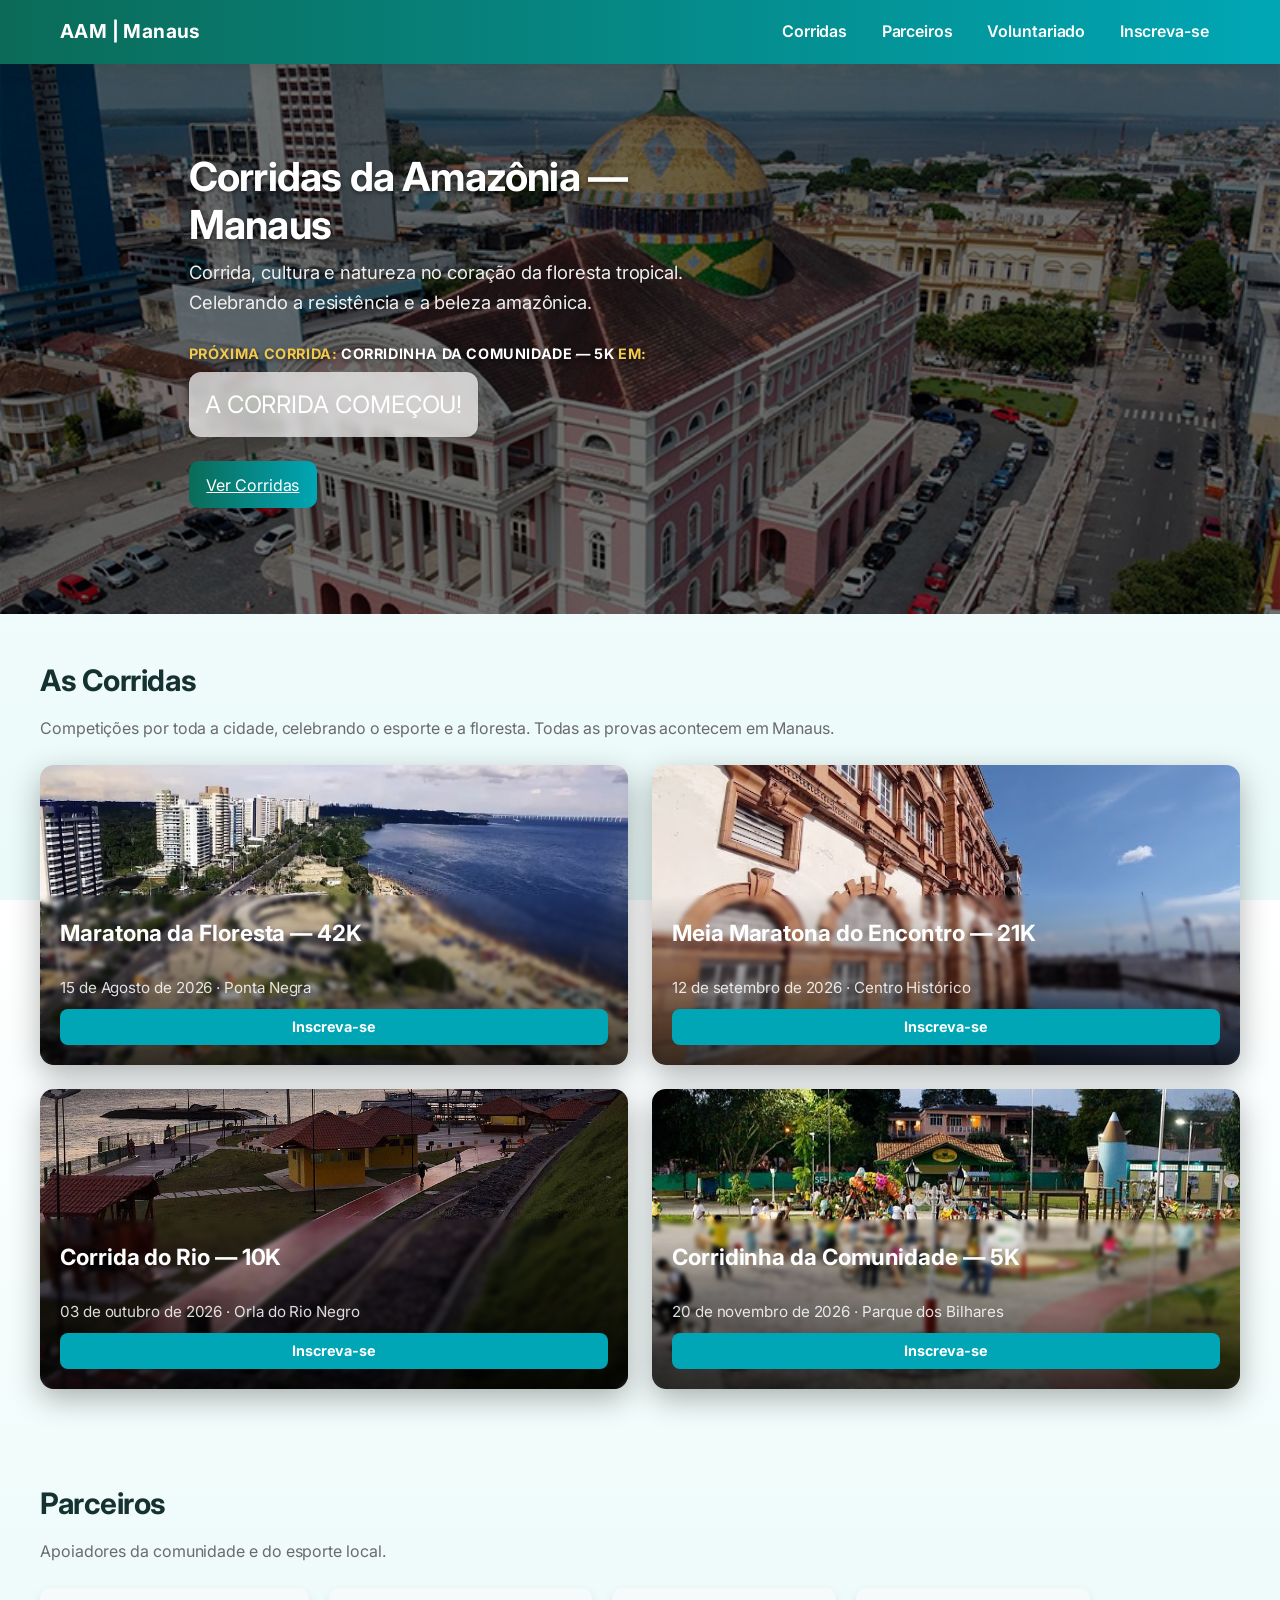
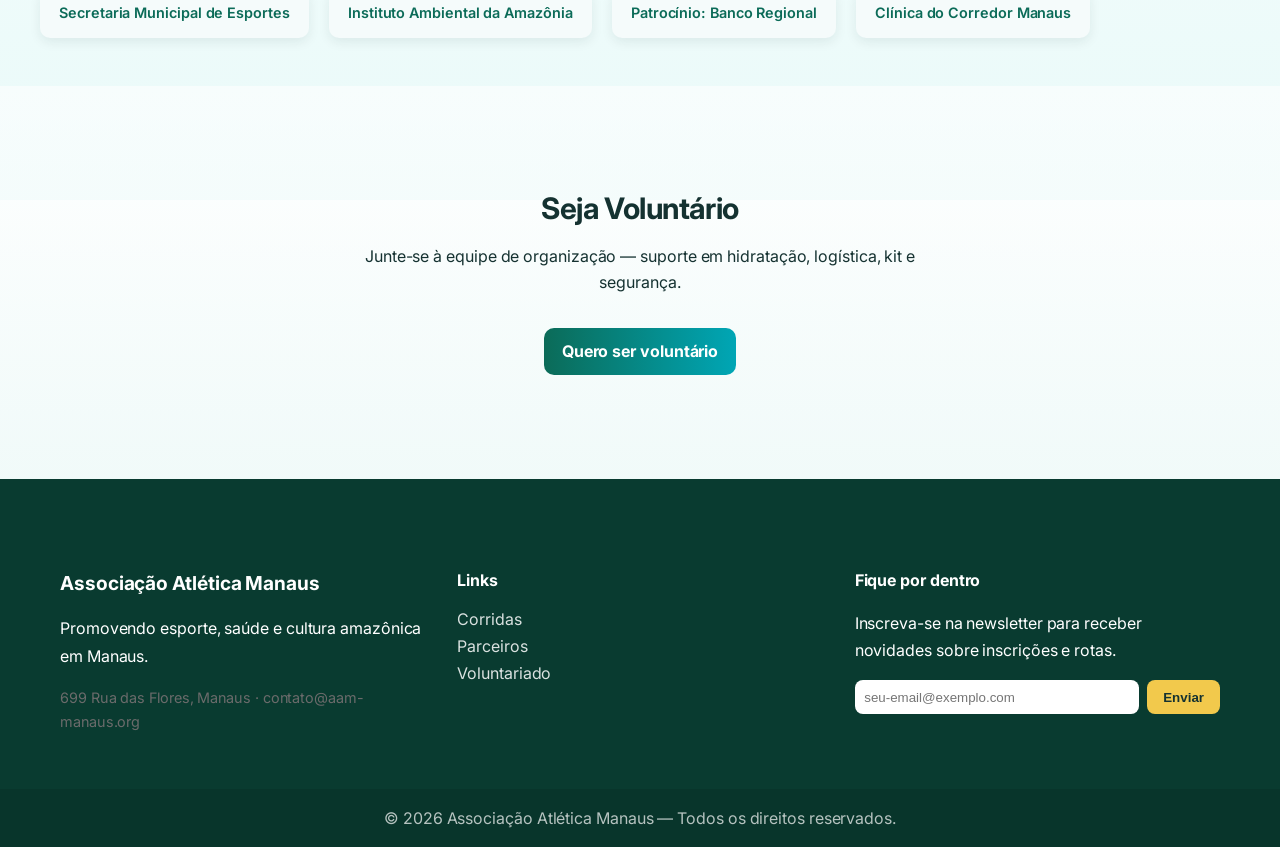
<file: index.html>
<!doctype html>
<html lang="pt-BR">
<head>
    <meta charset="utf-8" />
    <meta name="viewport" content="width=device-width,initial-scale=1" />
    <title>Associação Atlética Manaus — Corridas na Amazônia</title>
    <link rel="icon" type="image/svg+xml" href="img/favicon.svg">
    <link rel="stylesheet" href="styles.css"> 
    <link rel="preconnect" href="https://fonts.googleapis.com">
    <link rel="preconnect" href="https://fonts.gstatic.com" crossorigin>
    <link href="https://fonts.googleapis.com/css2?family=Inter:wght@300;400;600;700&display=swap" rel="stylesheet">
    <meta name="description" content="Celebrando a resistência e a beleza amazônica — corrida de 5K, 10K, meia e maratona em Manaus.">
</head>
<body>
    <header class="site-header">
        <div class="container header-inner">
            <a class="brand" href="index.html">AAM | Manaus</a>
            <nav class="main-nav" aria-label="menu principal">
                <ul>
                    <li class="dropdown">
    <a href="#" class="dropbtn">Corridas</a>
    
    <div class="dropdown-content">
        <a href="Corrida 1.html">Maratona da Floresta — 42K</a>
        <a href="Corrida 2.html">Meia Maratona do Encontro — 21K</a>
        <a href="Corrida 3.html">Corrida do Rio — 10K</a>
        <a href="Corrida 4.html">Corridinha da Comunidade — 5K</a>
    </div>
</li>
                    <li><a class="btn" href="Parceiros/parceiros.html">Parceiros</a></li>
                    <li><a class="btn" href="volutarios/voluntarios.html">Voluntariado</a></li>
                    <li><a class="btn" href="inscricoes.html">Inscreva-se</a></li>
                </ul>
            </nav>
            <button class="menu-toggle" aria-expanded="false" aria-label="Abrir menu">☰</button>
        </div>
    </header>

    <main>
        <section class="hero" aria-labelledby="hero-title" style="background-image:url('img/hero-manaus.jpg')">
            <div class="overlay"></div> 
            <div class="container hero-inner">
                <div class="hero-text">
                    <h1 id="hero-title">Corridas da Amazônia — Manaus</h1>
                    <p class="lead">Corrida, cultura e natureza no coração da floresta tropical. Celebrando a resistência e a beleza amazônica.</p>

                    <p class="countdown-label">Próxima corrida: <span>Corridinha da Comunidade — 5K</span> em:</p>
                    <div class="countdown" aria-live="polite">
                        <div><strong id="days">00</strong><span>Dias</span></div>
                        <div><strong id="hours">00</strong><span>Horas</span></div>
                        <div><strong id="minutes">00</strong><span>Min</span></div> 
                        <div><strong id="seconds">00</strong><span>Seg</span></div> 
                    </div>

                    <p class="hero-cta">
                        <a class="primary" href="#races">Ver Corridas</a>
                    </p>
                </div>
            </div>
        </section>

        <section id="races" class="container section">
            <h2>As Corridas</h2>
            <p class="muted">Competições por toda a cidade, celebrando o esporte e a floresta. Todas as provas acontecem em Manaus.</p>

            <div class="races-grid">
                <article class="race-card" style="background-image:url('img/corrida-manaus.jpg')">
                    <div class="race-overlay">
                        <a class="race-title-link" href="Corrida 1.html">
                            <h3>Maratona da Floresta — 42K</h3>
                        </a>
                        <p class="meta">15 de Agosto de 2026 · Ponta Negra</p>
                        <a href="inscricoes.html" class="btn small">Inscreva-se</a>
                    </div>
                </article>

                <article class="race-card" style="background-image:url('img/rio-negro.jpg')">
                    <div class="race-overlay">
                        <a class="race-title-link" href="Corrida 2.html">
                            <h3>Meia Maratona do Encontro — 21K</h3>
                        </a>
                        <p class="meta">12 de setembro de 2026 · Centro Histórico</p>
                        <a href="inscricoes.html" class="btn small">Inscreva-se</a>
                    </div>
                </article>

                <article class="race-card" style="background-image:url('img/floresta.jpg')">
                    <div class="race-overlay">
                        <a class="race-title-link" href="Corrida 3.html">
                            <h3>Corrida do Rio — 10K</h3>
                        </a>
                        <p class="meta">03 de outubro de 2026 · Orla do Rio Negro</p>
                        <a href="inscricoes.html" class="btn small">Inscreva-se</a>
                    </div>
                </article>

                <article class="race-card" style="background-image:url('img/voluntarios.jpg')">
                    <div class="race-overlay">
                        <a class="race-title-link" href="Corrida 4.html">
                            <h3>Corridinha da Comunidade — 5K</h3>
                        </a>
                        <p class="meta">20 de novembro de 2026 · Parque dos Bilhares</p>
                        <a href="inscricoes.html" class="btn small">Inscreva-se</a>
                    </div>
                </article>
            </div>
        </section>

        

        <section id="partners" class="container section">
            <h2>Parceiros</h2>
            <p class="muted">Apoiadores da comunidade e do esporte local.</p>

            <div class="partners-grid">
                <div class="partner">Secretaria Municipal de Esportes</div>
                <div class="partner">Instituto Ambiental da Amazônia</div>
                <div class="partner">Patrocínio: Banco Regional</div>
                <div class="partner">Clínica do Corredor Manaus</div>
            </div>
        </section>

        <section id="volunteer" class="section alt">
            <div class="container">
                <h2>Seja Voluntário</h2>
                <p>Junte-se à equipe de organização — suporte em hidratação, logística, kit e segurança.</p>
                <a class="btn primary" href="volutarios/voluntarios.html">Quero ser voluntário</a>
            </div>
        </section>

        <footer class="site-footer">
            <div class="container footer-inner">
                <div class="footer-col">
                    <h3>Associação Atlética Manaus</h3>
                    <p>Promovendo esporte, saúde e cultura amazônica em Manaus.</p>
                    <p class="muted small">699 Rua das Flores, Manaus · contato@aam-manaus.org</p>
                </div>

                <div class="footer-col">
                    <h4>Links</h4>
                    <ul>
                        <li><a href="#races">Corridas</a></li>
                        <li><a href="Parceiros/parceiros.html">Parceiros</a></li>
                        <li><a href="volutarios/voluntarios.html">Voluntariado</a></li>
                    </ul>
                </div>

                <div class="footer-col">
                    <h4>Fique por dentro</h4>
                    <p>Inscreva-se na newsletter para receber novidades sobre inscrições e rotas.</p>
                    <form class="newsletter" action="#" method="post" onsubmit="alert('Obrigado! (formulário de demonstração)'); return false;">
                        <input type="email" placeholder="seu-email@exemplo.com" required>
                        <button type="submit">Enviar</button>
                    </form>
                </div>
            </div>

            <div class="copyright">
                © <span id="year"></span> Associação Atlética Manaus — Todos os direitos reservados.
            </div>
        </footer>
    </main>
    <script>
    // Espera o HTML carregar ANTES de rodar qualquer script
    document.addEventListener('DOMContentLoaded', () => {

        // --- INÍCIO: O SEU CÓDIGO DO DROPDOWN (Menu) ---
        const toggleButton = document.querySelector('.menu-toggle');
        const mainNav = document.querySelector('.main-nav');
        if (toggleButton && mainNav) {
            toggleButton.addEventListener('click', function() {
                mainNav.classList.toggle('open');
                toggleButton.setAttribute('aria-expanded', mainNav.classList.contains('open'));
            });
        }
        const yearEl = document.getElementById('year');
        if (yearEl) yearEl.textContent = new Date().getFullYear();
        const dropbtn = document.querySelector('.dropbtn');
        const dropdownContent = document.querySelector('.dropdown-content');

        if (dropbtn && dropdownContent) {
            // Alterna a classe 'show' para mostrar/esconder o menu
            dropbtn.addEventListener('click', function(e) {
                e.preventDefault(); // Impede o link '#' de rolar a página para o topo
                dropdownContent.classList.toggle('show');
            });

            // Fecha o dropdown se o usuário clicar fora dele
            document.addEventListener('click', function(e) {
                if (!dropbtn.contains(e.target) && !dropdownContent.contains(e.target)) {
                    dropdownContent.classList.remove('show');
                }
            });
        }
        const dataDoEventoString = "nov 20, 2026 08:00:00"; 
        const dataDoEvento = new Date(dataDoEventoString).getTime();

        const elDias = document.getElementById("days");
        const elHoras = document.getElementById("hours");
        const elMinutos = document.getElementById("minutes");
        const elSegundos = document.getElementById("seconds");
        
        const elContainer = document.querySelector('.countdown'); 

        if (!elDias || !elHoras || !elMinutos || !elSegundos) {
            console.error("ERRO: Não encontrei os elementos 'days', 'hours', 'minutes', 'seconds'.");
        } else {
            const intervalo = setInterval(function() {
                
                const agora = new Date().getTime();
                const distancia = dataDoEvento - agora;

                if (distancia < 0) {
                    clearInterval(intervalo);
                    if(elContainer) {
                       elContainer.innerHTML = "<div style='color: white; font-size: 1.5rem; text-align: center;'>A CORRIDA COMEÇOU!</div>";
                    } else {
                       elDias.parentElement.innerHTML = "Evento Iniciado!";
                    }
                    return; 
                }

                const dias = Math.floor(distancia / (1000 * 60 * 60 * 24));
                const horas = Math.floor((distancia % (1000 * 60 * 60 * 24)) / (1000 * 60 * 60));
                const minutos = Math.floor((distancia % (1000 * 60 * 60)) / (1000 * 60));
                const segundos = Math.floor((distancia % (1000 * 60)) / 1000);

                elDias.innerText = dias < 10 ? "0" + dias : dias;
                elHoras.innerText = horas < 10 ? "0" + horas : horas;
                elMinutos.innerText = minutos < 10 ? "0" + minutos : minutos;
                elSegundos.innerText = segundos < 10 ? "0" + segundos : segundos;

            }, 1000); 
        }

    }); // Fim do 'DOMContentLoaded'
</script>
    
</body>
</html>
</file>
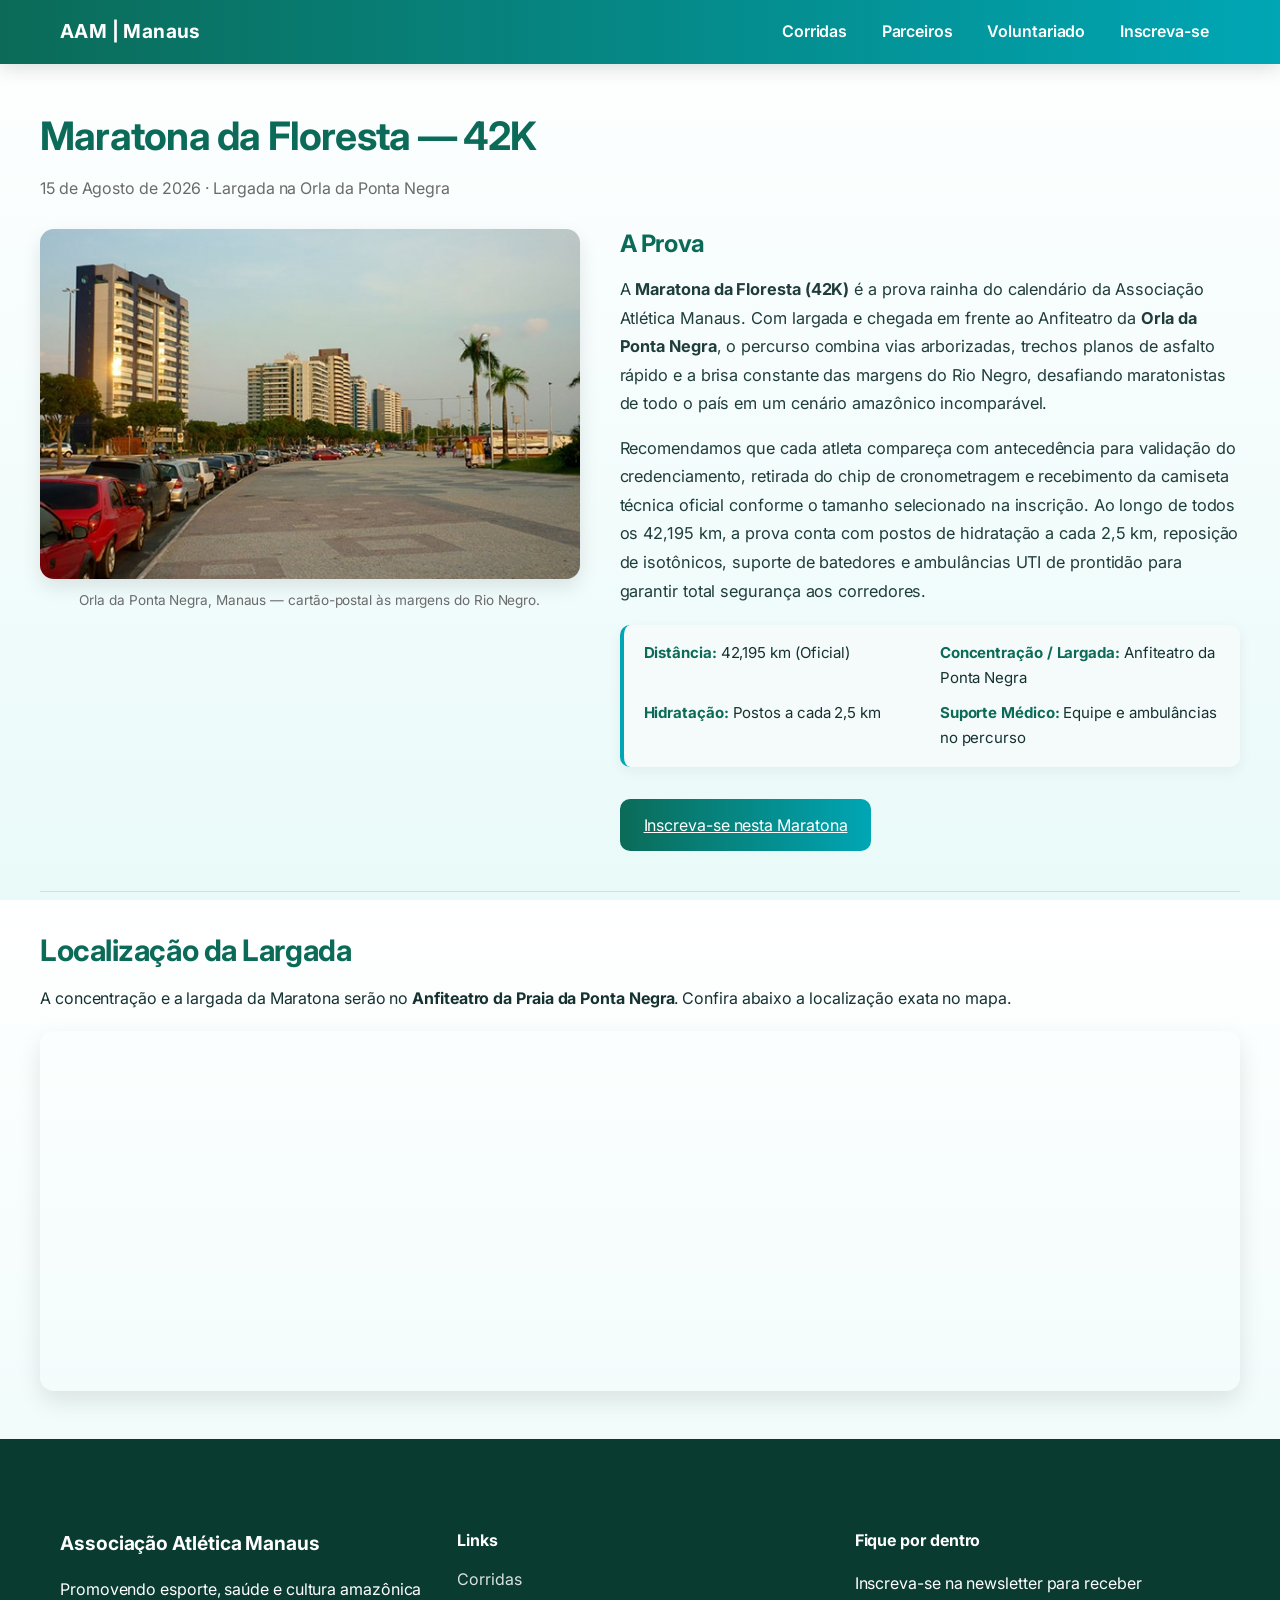
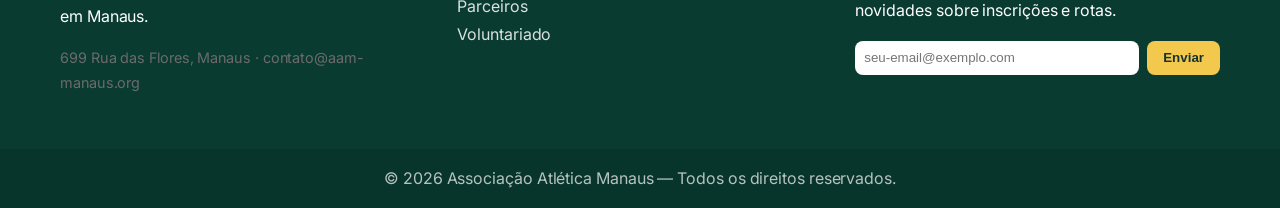
<file: Corrida 1.html>
<!doctype html>
<html lang="pt-BR">
<head>
  <meta charset="utf-8">
  <meta name="viewport" content="width=device-width, initial-scale=1">
  <title>Maratona da Floresta — 42K | AAM Manaus</title>
  <link rel="icon" type="image/svg+xml" href="img/favicon.svg">
  <link rel="stylesheet" href="styles.css">
  <link href="https://fonts.googleapis.com/css2?family=Inter:wght@300;400;600;700&display=swap" rel="stylesheet">
</head>
<body>
    <header class="site-header">
        <div class="container header-inner">
            <a class="brand" href="index.html">AAM | Manaus</a>
            <nav class="main-nav" aria-label="menu principal">
                <ul>
                    <li class="dropdown">
                        <a href="#" class="dropbtn">Corridas</a>
                        <div class="dropdown-content">
                            <a href="Corrida 1.html">Maratona da Floresta — 42K</a>
                            <a href="Corrida 2.html">Meia Maratona do Encontro — 21K</a>
                            <a href="Corrida 3.html">Corrida do Rio — 10K</a>
                            <a href="Corrida 4.html">Corridinha da Comunidade — 5K</a>
                        </div>
                    </li>
                    <li><a class="btn" href="Parceiros/parceiros.html">Parceiros</a></li>
                    <li><a class="btn" href="volutarios/voluntarios.html">Voluntariado</a></li>
                    <li><a class="btn" href="inscricoes.html">Inscreva-se</a></li>
                </ul>
            </nav>
            <button class="menu-toggle" aria-expanded="false" aria-label="Abrir menu">☰</button>
        </div>
    </header>

  <main class="container section">
    <h1 class="page-title">Maratona da Floresta — 42K</h1>
    <p class="muted">15 de Agosto de 2026 · Largada na Orla da Ponta Negra</p>

    <div class="race-detail-grid">
      <div class="race-image-container">
        <img src="img/Corrida1.jpg" alt="Local da Largada: Ponta Negra" class="race-detail-image">
        <p class="small muted">Orla da Ponta Negra, Manaus — cartão-postal às margens do Rio Negro.</p>
      </div>

      <div class="race-content">
        <h2>A Prova</h2>
        <p>A <strong>Maratona da Floresta (42K)</strong> é a prova rainha do calendário da Associação Atlética Manaus. Com largada e chegada em frente ao Anfiteatro da <strong>Orla da Ponta Negra</strong>, o percurso combina vias arborizadas, trechos planos de asfalto rápido e a brisa constante das margens do Rio Negro, desafiando maratonistas de todo o país em um cenário amazônico incomparável.</p>

        <p>Recomendamos que cada atleta compareça com antecedência para validação do credenciamento, retirada do chip de cronometragem e recebimento da camiseta técnica oficial conforme o tamanho selecionado na inscrição. Ao longo de todos os 42,195 km, a prova conta com postos de hidratação a cada 2,5 km, reposição de isotônicos, suporte de batedores e ambulâncias UTI de prontidão para garantir total segurança aos corredores.</p>

        <ul class="race-highlights">
          <li><strong>Distância:</strong> 42,195 km (Oficial)</li>
          <li><strong>Concentração / Largada:</strong> Anfiteatro da Ponta Negra</li>
          <li><strong>Hidratação:</strong> Postos a cada 2,5 km</li>
          <li><strong>Suporte Médico:</strong> Equipe e ambulâncias no percurso</li>
        </ul>

        <a href="inscricoes.html" class="primary">Inscreva-se nesta Maratona</a>
      </div>
    </div>
    
    <hr>
    
    <section class="map-section">
      <h2>Localização da Largada</h2>
      <p>A concentração e a largada da Maratona serão no <strong>Anfiteatro da Praia da Ponta Negra</strong>. Confira abaixo a localização exata no mapa.</p>
      
      <div class="google-map">
        <iframe 
          src="https://www.google.com/maps/embed?pb=!1m18!1m12!1m3!1d3984.053782782806!2d-60.10668272559074!3d-3.057303796931707!2m3!1f0!2f0!3f0!3m2!1i1024!2i768!4f13.1!3m3!1m2!1s0x926c04f9547d700d%3A0xc3f1f77d5490795c!2sPraia%20da%20Ponta%20Negra!5e0!3m2!1spt-BR!2sbr!4v1678822600000!5m2!1spt-BR!2sbr" 
          width="100%" 
          height="450" 
          style="border:0;" 
          allowfullscreen="" 
          loading="lazy" 
          referrerpolicy="no-referrer-when-downgrade">
        </iframe>
      </div>
    </section>
  </main>

  <footer class="site-footer">
      <div class="container footer-inner">
          <div class="footer-col">
              <h3>Associação Atlética Manaus</h3>
              <p>Promovendo esporte, saúde e cultura amazônica em Manaus.</p>
              <p class="muted small">699 Rua das Flores, Manaus · contato@aam-manaus.org</p>
          </div>

          <div class="footer-col">
              <h4>Links</h4>
              <ul>
                  <li><a href="index.html#races">Corridas</a></li>
                  <li><a href="Parceiros/parceiros.html">Parceiros</a></li>
                  <li><a href="volutarios/voluntarios.html">Voluntariado</a></li>
              </ul>
          </div>

          <div class="footer-col">
              <h4>Fique por dentro</h4>
              <p>Inscreva-se na newsletter para receber novidades sobre inscrições e rotas.</p>
              <form class="newsletter" action="#" method="post" onsubmit="alert('Obrigado! (formulário de demonstração)'); return false;">
                  <input type="email" placeholder="seu-email@exemplo.com" required>
                  <button type="submit">Enviar</button>
              </form>
          </div>
      </div>

      <div class="copyright">
          © <span id="year"></span> Associação Atlética Manaus — Todos os direitos reservados.
      </div>
  </footer>
    
  <script>
    document.addEventListener('DOMContentLoaded', () => {
        const toggleButton = document.querySelector('.menu-toggle');
        const mainNav = document.querySelector('.main-nav');
        if (toggleButton && mainNav) {
            toggleButton.addEventListener('click', function() {
                mainNav.classList.toggle('open');
                toggleButton.setAttribute('aria-expanded', mainNav.classList.contains('open'));
            });
        }

        const dropbtn = document.querySelector('.dropbtn');
        const dropdownContent = document.querySelector('.dropdown-content');
        if (dropbtn && dropdownContent) {
            dropbtn.addEventListener('click', function(e) {
                e.preventDefault();
                dropdownContent.classList.toggle('show');
            });
            document.addEventListener('click', function(e) {
                if (!dropbtn.contains(e.target) && !dropdownContent.contains(e.target)) {
                    dropdownContent.classList.remove('show');
                }
            });
        }

        const yearEl = document.getElementById('year');
        if (yearEl) yearEl.textContent = new Date().getFullYear();
    });
  </script> 
</body>
</html>
</file>
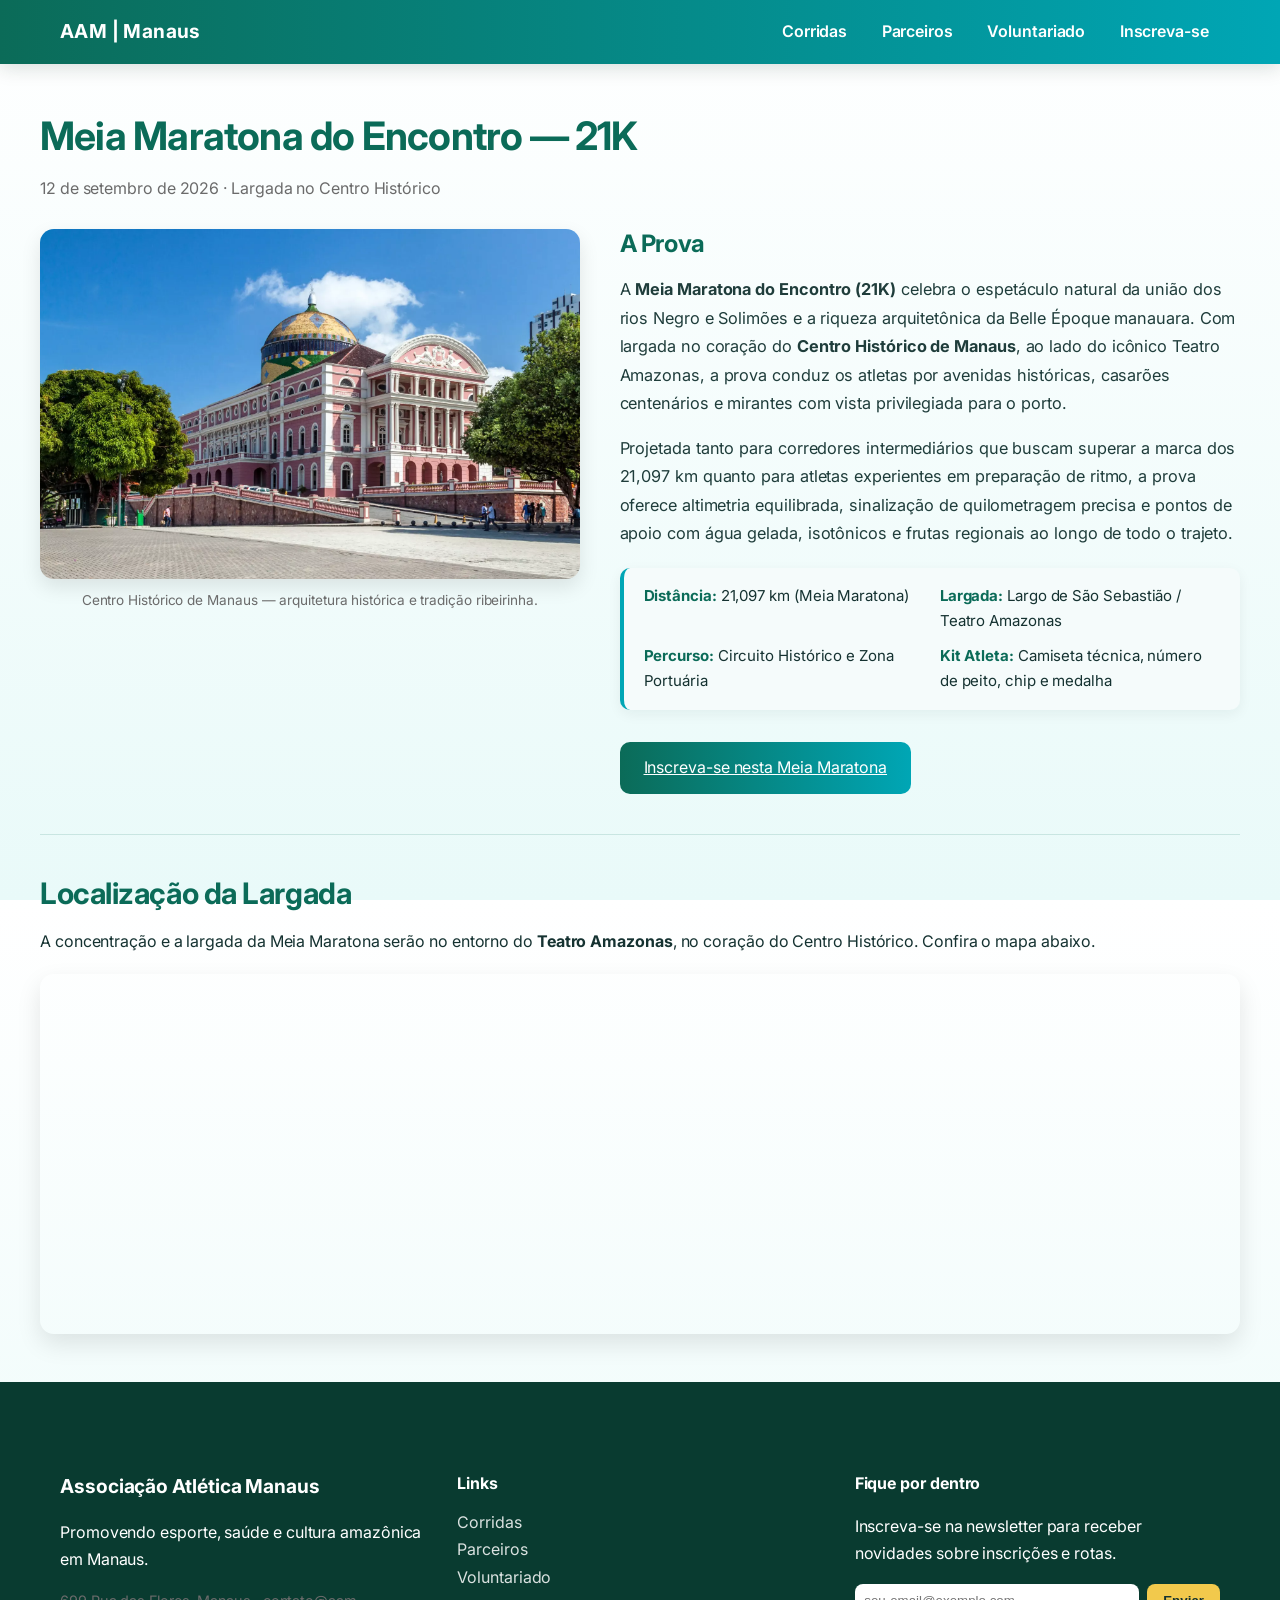
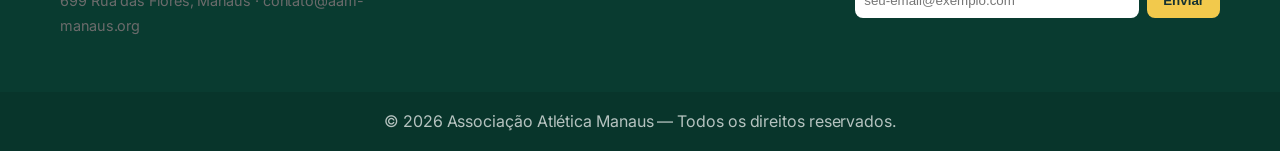
<file: Corrida 2.html>
<!doctype html>
<html lang="pt-BR">
<head>
  <meta charset="utf-8">
  <meta name="viewport" content="width=device-width, initial-scale=1">
  <title>Meia Maratona do Encontro — 21K | AAM Manaus</title>
  <link rel="icon" type="image/svg+xml" href="img/favicon.svg">
  <link rel="stylesheet" href="styles.css">
  <link href="https://fonts.googleapis.com/css2?family=Inter:wght@300;400;600;700&display=swap" rel="stylesheet">
</head>
<body>
    <header class="site-header">
        <div class="container header-inner">
            <a class="brand" href="index.html">AAM | Manaus</a>
            <nav class="main-nav" aria-label="menu principal">
                <ul>
                    <li class="dropdown">
                        <a href="#" class="dropbtn">Corridas</a>
                        <div class="dropdown-content">
                            <a href="Corrida 1.html">Maratona da Floresta — 42K</a>
                            <a href="Corrida 2.html">Meia Maratona do Encontro — 21K</a>
                            <a href="Corrida 3.html">Corrida do Rio — 10K</a>
                            <a href="Corrida 4.html">Corridinha da Comunidade — 5K</a>
                        </div>
                    </li>
                    <li><a class="btn" href="Parceiros/parceiros.html">Parceiros</a></li>
                    <li><a class="btn" href="volutarios/voluntarios.html">Voluntariado</a></li>
                    <li><a class="btn" href="inscricoes.html">Inscreva-se</a></li>
                </ul>
            </nav>
            <button class="menu-toggle" aria-expanded="false" aria-label="Abrir menu">☰</button>
        </div>
    </header>

  <main class="container section">
    <h1 class="page-title">Meia Maratona do Encontro — 21K</h1>
    <p class="muted">12 de setembro de 2026 · Largada no Centro Histórico</p>

    <div class="race-detail-grid">
      <div class="race-image-container">
        <img src="img/Corrida 2.jpg" alt="Local da Largada: Centro Histórico" class="race-detail-image">
        <p class="small muted">Centro Histórico de Manaus — arquitetura histórica e tradição ribeirinha.</p>
      </div>

      <div class="race-content">
        <h2>A Prova</h2>
        <p>A <strong>Meia Maratona do Encontro (21K)</strong> celebra o espetáculo natural da união dos rios Negro e Solimões e a riqueza arquitetônica da Belle Époque manauara. Com largada no coração do <strong>Centro Histórico de Manaus</strong>, ao lado do icônico Teatro Amazonas, a prova conduz os atletas por avenidas históricas, casarões centenários e mirantes com vista privilegiada para o porto.</p>

        <p>Projetada tanto para corredores intermediários que buscam superar a marca dos 21,097 km quanto para atletas experientes em preparação de ritmo, a prova oferece altimetria equilibrada, sinalização de quilometragem precisa e pontos de apoio com água gelada, isotônicos e frutas regionais ao longo de todo o trajeto.</p>

        <ul class="race-highlights">
          <li><strong>Distância:</strong> 21,097 km (Meia Maratona)</li>
          <li><strong>Largada:</strong> Largo de São Sebastião / Teatro Amazonas</li>
          <li><strong>Percurso:</strong> Circuito Histórico e Zona Portuária</li>
          <li><strong>Kit Atleta:</strong> Camiseta técnica, número de peito, chip e medalha</li>
        </ul>

        <a href="inscricoes.html" class="primary">Inscreva-se nesta Meia Maratona</a>
      </div>
    </div>
    
    <hr>
    
    <section class="map-section">
      <h2>Localização da Largada</h2>
      <p>A concentração e a largada da Meia Maratona serão no entorno do <strong>Teatro Amazonas</strong>, no coração do Centro Histórico. Confira o mapa abaixo.</p>
      
      <div class="google-map">
        <iframe 
          src="https://maps.google.com/maps?q=Teatro%20Amazonas,%20Manaus&t=&z=14&ie=UTF8&iwloc=&output=embed" 
          width="100%" 
          height="450" 
          style="border:0;" 
          allowfullscreen="" 
          loading="lazy" 
          referrerpolicy="no-referrer-when-downgrade">
        </iframe>
      </div>
    </section>
  </main>

  <footer class="site-footer">
      <div class="container footer-inner">
          <div class="footer-col">
              <h3>Associação Atlética Manaus</h3>
              <p>Promovendo esporte, saúde e cultura amazônica em Manaus.</p>
              <p class="muted small">699 Rua das Flores, Manaus · contato@aam-manaus.org</p>
          </div>

          <div class="footer-col">
              <h4>Links</h4>
              <ul>
                  <li><a href="index.html#races">Corridas</a></li>
                  <li><a href="Parceiros/parceiros.html">Parceiros</a></li>
                  <li><a href="volutarios/voluntarios.html">Voluntariado</a></li>
              </ul>
          </div>

          <div class="footer-col">
              <h4>Fique por dentro</h4>
              <p>Inscreva-se na newsletter para receber novidades sobre inscrições e rotas.</p>
              <form class="newsletter" action="#" method="post" onsubmit="alert('Obrigado! (formulário de demonstração)'); return false;">
                  <input type="email" placeholder="seu-email@exemplo.com" required>
                  <button type="submit">Enviar</button>
              </form>
          </div>
      </div>

      <div class="copyright">
          © <span id="year"></span> Associação Atlética Manaus — Todos os direitos reservados.
      </div>
  </footer>
    
  <script>
    document.addEventListener('DOMContentLoaded', () => {
        const toggleButton = document.querySelector('.menu-toggle');
        const mainNav = document.querySelector('.main-nav');
        if (toggleButton && mainNav) {
            toggleButton.addEventListener('click', function() {
                mainNav.classList.toggle('open');
                toggleButton.setAttribute('aria-expanded', mainNav.classList.contains('open'));
            });
        }

        const dropbtn = document.querySelector('.dropbtn');
        const dropdownContent = document.querySelector('.dropdown-content');
        if (dropbtn && dropdownContent) {
            dropbtn.addEventListener('click', function(e) {
                e.preventDefault();
                dropdownContent.classList.toggle('show');
            });
            document.addEventListener('click', function(e) {
                if (!dropbtn.contains(e.target) && !dropdownContent.contains(e.target)) {
                    dropdownContent.classList.remove('show');
                }
            });
        }

        const yearEl = document.getElementById('year');
        if (yearEl) yearEl.textContent = new Date().getFullYear();
    });
  </script> 
</body>
</html>
</file>
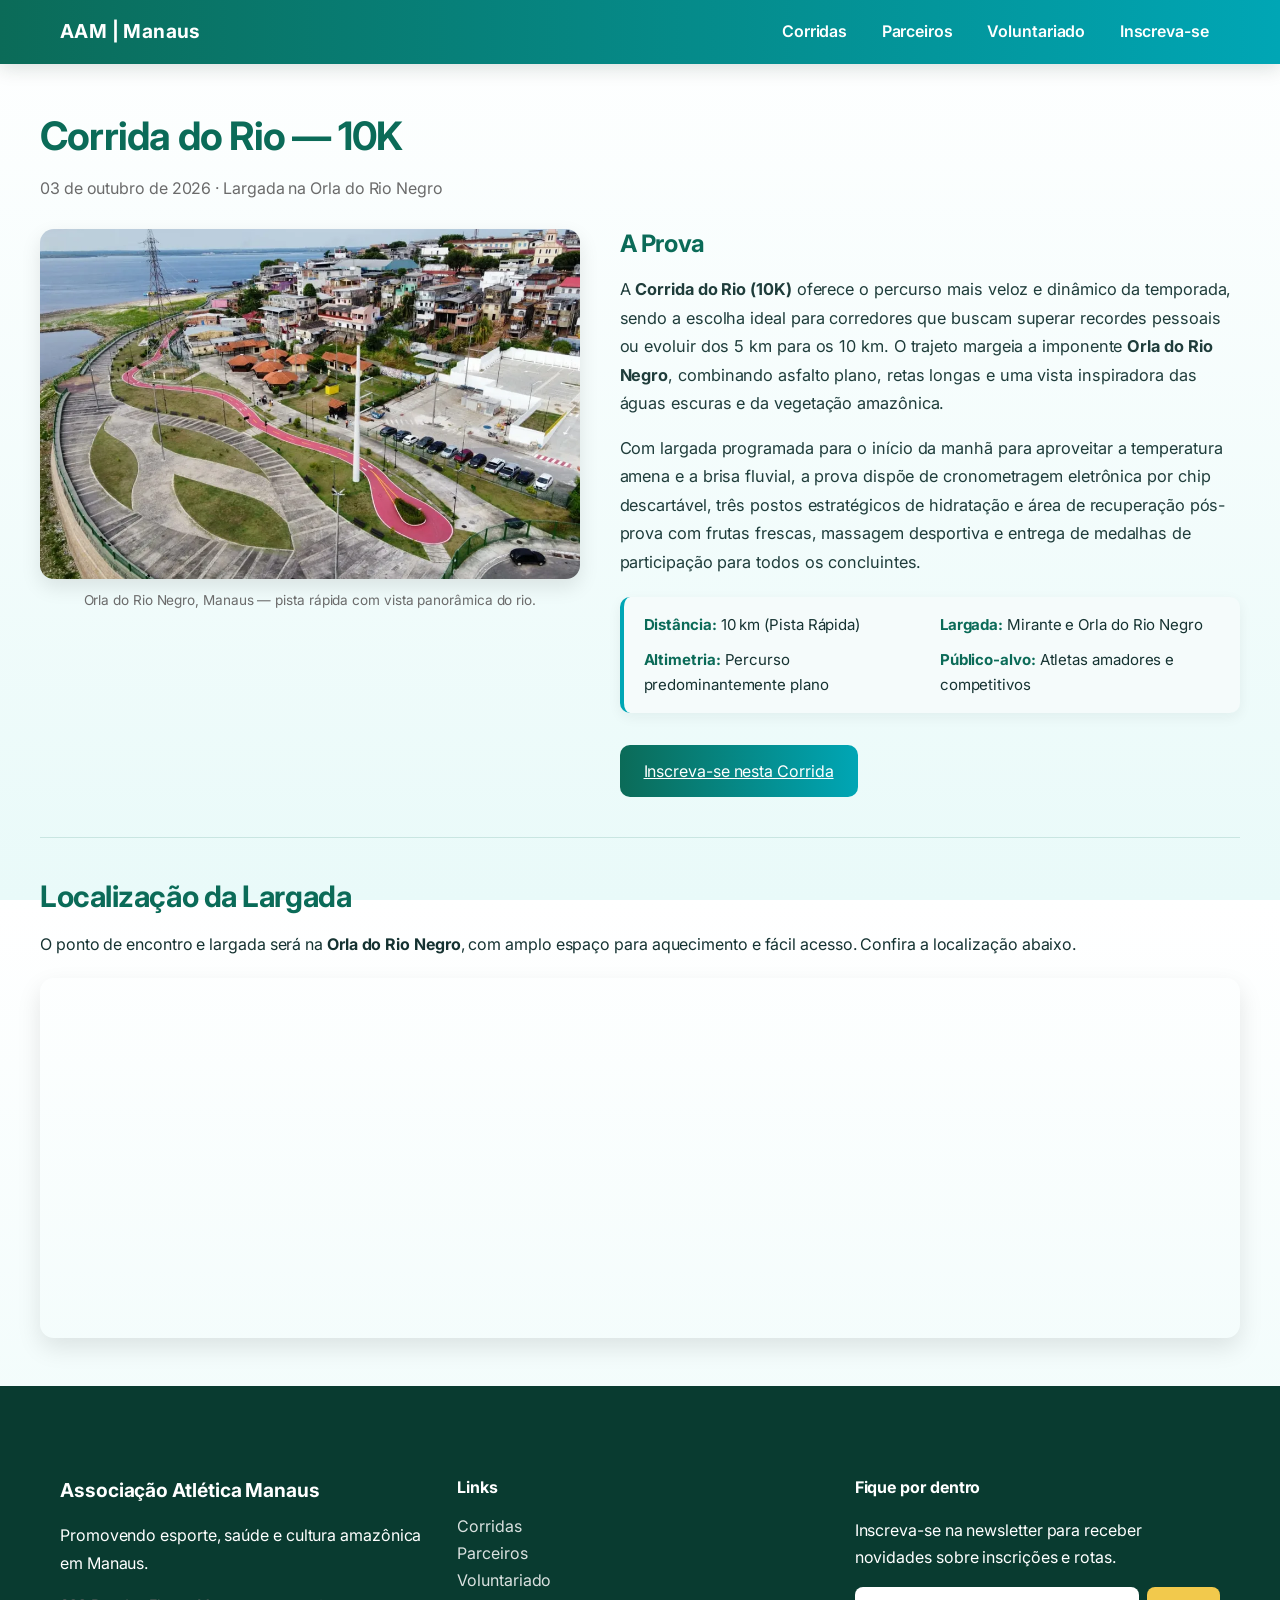
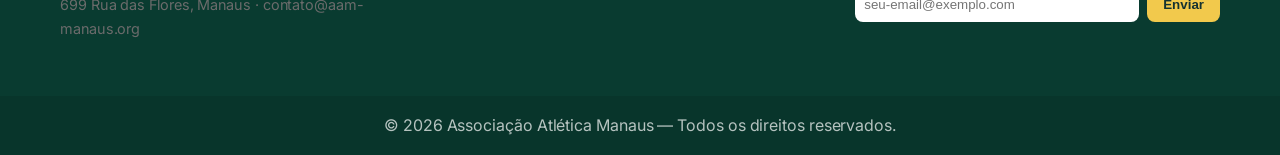
<file: Corrida 3.html>
<!doctype html>
<html lang="pt-BR">
<head>
  <meta charset="utf-8">
  <meta name="viewport" content="width=device-width, initial-scale=1">
  <title>Corrida do Rio — 10K | AAM Manaus</title>
  <link rel="icon" type="image/svg+xml" href="img/favicon.svg">
  <link rel="stylesheet" href="styles.css">
  <link href="https://fonts.googleapis.com/css2?family=Inter:wght@300;400;600;700&display=swap" rel="stylesheet">
</head>
<body>
    <header class="site-header">
        <div class="container header-inner">
            <a class="brand" href="index.html">AAM | Manaus</a>
            <nav class="main-nav" aria-label="menu principal">
                <ul>
                    <li class="dropdown">
                        <a href="#" class="dropbtn">Corridas</a>
                        <div class="dropdown-content">
                            <a href="Corrida 1.html">Maratona da Floresta — 42K</a>
                            <a href="Corrida 2.html">Meia Maratona do Encontro — 21K</a>
                            <a href="Corrida 3.html">Corrida do Rio — 10K</a>
                            <a href="Corrida 4.html">Corridinha da Comunidade — 5K</a>
                        </div>
                    </li>
                    <li><a class="btn" href="Parceiros/parceiros.html">Parceiros</a></li>
                    <li><a class="btn" href="volutarios/voluntarios.html">Voluntariado</a></li>
                    <li><a class="btn" href="inscricoes.html">Inscreva-se</a></li>
                </ul>
            </nav>
            <button class="menu-toggle" aria-expanded="false" aria-label="Abrir menu">☰</button>
        </div>
    </header>

  <main class="container section">
    <h1 class="page-title">Corrida do Rio — 10K</h1>
    <p class="muted">03 de outubro de 2026 · Largada na Orla do Rio Negro</p>

    <div class="race-detail-grid">
      <div class="race-image-container">
        <img src="img/Corrida 3.jpg" alt="Local da Largada: Orla do Rio Negro" class="race-detail-image">
        <p class="small muted">Orla do Rio Negro, Manaus — pista rápida com vista panorâmica do rio.</p>
      </div>

      <div class="race-content">
        <h2>A Prova</h2>
        <p>A <strong>Corrida do Rio (10K)</strong> oferece o percurso mais veloz e dinâmico da temporada, sendo a escolha ideal para corredores que buscam superar recordes pessoais ou evoluir dos 5 km para os 10 km. O trajeto margeia a imponente <strong>Orla do Rio Negro</strong>, combinando asfalto plano, retas longas e uma vista inspiradora das águas escuras e da vegetação amazônica.</p>

        <p>Com largada programada para o início da manhã para aproveitar a temperatura amena e a brisa fluvial, a prova dispõe de cronometragem eletrônica por chip descartável, três postos estratégicos de hidratação e área de recuperação pós-prova com frutas frescas, massagem desportiva e entrega de medalhas de participação para todos os concluintes.</p>

        <ul class="race-highlights">
          <li><strong>Distância:</strong> 10 km (Pista Rápida)</li>
          <li><strong>Largada:</strong> Mirante e Orla do Rio Negro</li>
          <li><strong>Altimetria:</strong> Percurso predominantemente plano</li>
          <li><strong>Público-alvo:</strong> Atletas amadores e competitivos</li>
        </ul>

        <a href="inscricoes.html" class="primary">Inscreva-se nesta Corrida</a>
      </div>
    </div>
    
    <hr>
    
    <section class="map-section">
      <h2>Localização da Largada</h2>
      <p>O ponto de encontro e largada será na <strong>Orla do Rio Negro</strong>, com amplo espaço para aquecimento e fácil acesso. Confira a localização abaixo.</p>
      
      <div class="google-map">
        <iframe 
          src="https://maps.google.com/maps?q=Porto%20de%20Manaus&t=&z=14&ie=UTF8&iwloc=&output=embed" 
          width="100%" 
          height="450" 
          style="border:0;" 
          allowfullscreen="" 
          loading="lazy" 
          referrerpolicy="no-referrer-when-downgrade">
        </iframe>
      </div>
    </section>
  </main>

  <footer class="site-footer">
      <div class="container footer-inner">
          <div class="footer-col">
              <h3>Associação Atlética Manaus</h3>
              <p>Promovendo esporte, saúde e cultura amazônica em Manaus.</p>
              <p class="muted small">699 Rua das Flores, Manaus · contato@aam-manaus.org</p>
          </div>

          <div class="footer-col">
              <h4>Links</h4>
              <ul>
                  <li><a href="index.html#races">Corridas</a></li>
                  <li><a href="Parceiros/parceiros.html">Parceiros</a></li>
                  <li><a href="volutarios/voluntarios.html">Voluntariado</a></li>
              </ul>
          </div>

          <div class="footer-col">
              <h4>Fique por dentro</h4>
              <p>Inscreva-se na newsletter para receber novidades sobre inscrições e rotas.</p>
              <form class="newsletter" action="#" method="post" onsubmit="alert('Obrigado! (formulário de demonstração)'); return false;">
                  <input type="email" placeholder="seu-email@exemplo.com" required>
                  <button type="submit">Enviar</button>
              </form>
          </div>
      </div>

      <div class="copyright">
          © <span id="year"></span> Associação Atlética Manaus — Todos os direitos reservados.
      </div>
  </footer>
    
  <script>
    document.addEventListener('DOMContentLoaded', () => {
        const toggleButton = document.querySelector('.menu-toggle');
        const mainNav = document.querySelector('.main-nav');
        if (toggleButton && mainNav) {
            toggleButton.addEventListener('click', function() {
                mainNav.classList.toggle('open');
                toggleButton.setAttribute('aria-expanded', mainNav.classList.contains('open'));
            });
        }

        const dropbtn = document.querySelector('.dropbtn');
        const dropdownContent = document.querySelector('.dropdown-content');
        if (dropbtn && dropdownContent) {
            dropbtn.addEventListener('click', function(e) {
                e.preventDefault();
                dropdownContent.classList.toggle('show');
            });
            document.addEventListener('click', function(e) {
                if (!dropbtn.contains(e.target) && !dropdownContent.contains(e.target)) {
                    dropdownContent.classList.remove('show');
                }
            });
        }

        const yearEl = document.getElementById('year');
        if (yearEl) yearEl.textContent = new Date().getFullYear();
    });
  </script> 
</body>
</html>
</file>
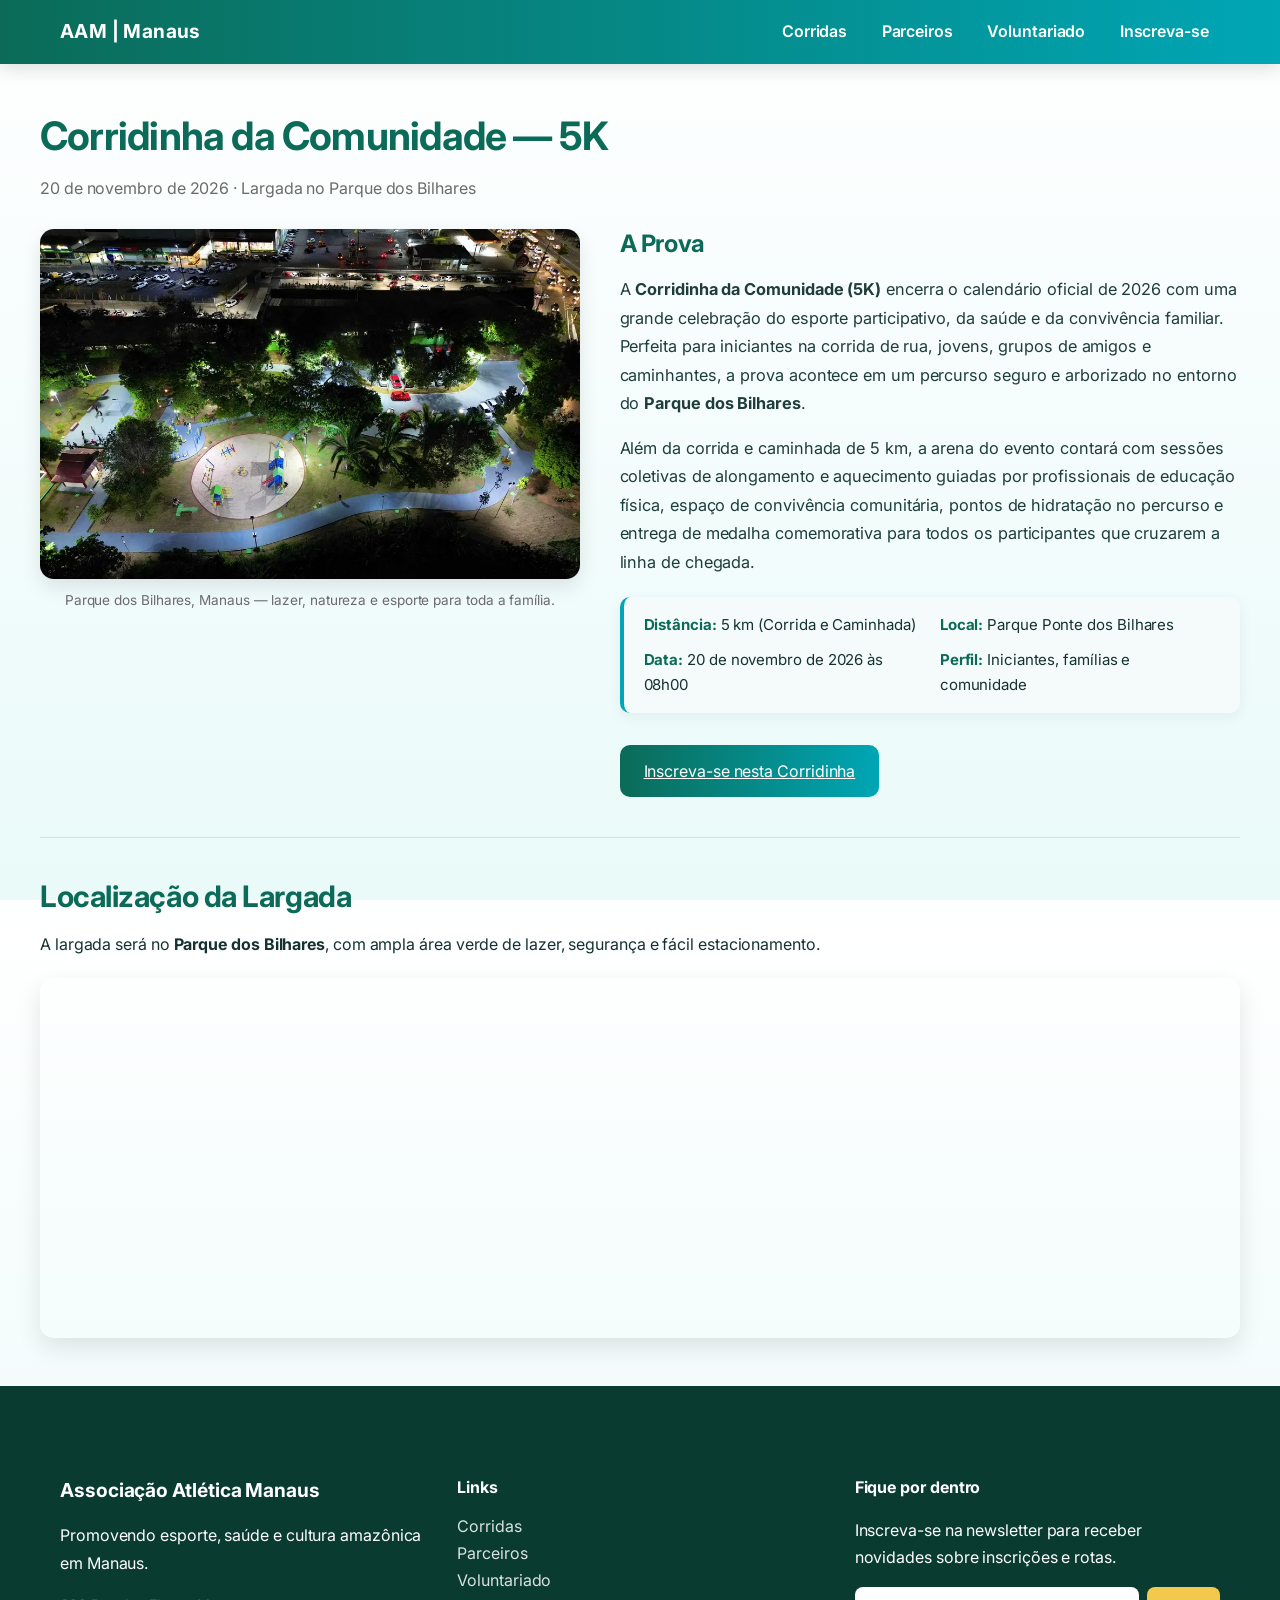
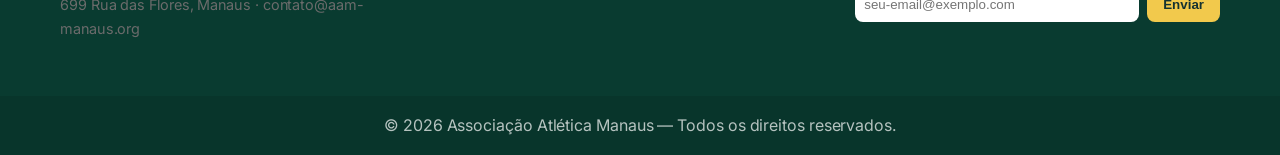
<file: Corrida 4.html>
<!doctype html>
<html lang="pt-BR">
<head>
  <meta charset="utf-8">
  <meta name="viewport" content="width=device-width, initial-scale=1">
  <title>Corridinha da Comunidade — 5K | AAM Manaus</title>
  <link rel="icon" type="image/svg+xml" href="img/favicon.svg">
  <link rel="stylesheet" href="styles.css">
  <link href="https://fonts.googleapis.com/css2?family=Inter:wght@300;400;600;700&display=swap" rel="stylesheet">
</head>
<body>
    <header class="site-header">
        <div class="container header-inner">
            <a class="brand" href="index.html">AAM | Manaus</a>
            <nav class="main-nav" aria-label="menu principal">
                <ul>
                    <li class="dropdown">
                        <a href="#" class="dropbtn">Corridas</a>
                        <div class="dropdown-content">
                            <a href="Corrida 1.html">Maratona da Floresta — 42K</a>
                            <a href="Corrida 2.html">Meia Maratona do Encontro — 21K</a>
                            <a href="Corrida 3.html">Corrida do Rio — 10K</a>
                            <a href="Corrida 4.html">Corridinha da Comunidade — 5K</a>
                        </div>
                    </li>
                    <li><a class="btn" href="Parceiros/parceiros.html">Parceiros</a></li>
                    <li><a class="btn" href="volutarios/voluntarios.html">Voluntariado</a></li>
                    <li><a class="btn" href="inscricoes.html">Inscreva-se</a></li>
                </ul>
            </nav>
            <button class="menu-toggle" aria-expanded="false" aria-label="Abrir menu">☰</button>
        </div>
    </header>

  <main class="container section">
    <h1 class="page-title">Corridinha da Comunidade — 5K</h1>
    <p class="muted">20 de novembro de 2026 · Largada no Parque dos Bilhares</p>

    <div class="race-detail-grid">
      <div class="race-image-container">
        <img src="img/Corrida 4.JPG" alt="Local da Largada: Parque dos Bilhares" class="race-detail-image">
        <p class="small muted">Parque dos Bilhares, Manaus — lazer, natureza e esporte para toda a família.</p>
      </div>

      <div class="race-content">
        <h2>A Prova</h2>
        <p>A <strong>Corridinha da Comunidade (5K)</strong> encerra o calendário oficial de 2026 com uma grande celebração do esporte participativo, da saúde e da convivência familiar. Perfeita para iniciantes na corrida de rua, jovens, grupos de amigos e caminhantes, a prova acontece em um percurso seguro e arborizado no entorno do <strong>Parque dos Bilhares</strong>.</p>

        <p>Além da corrida e caminhada de 5 km, a arena do evento contará com sessões coletivas de alongamento e aquecimento guiadas por profissionais de educação física, espaço de convivência comunitária, pontos de hidratação no percurso e entrega de medalha comemorativa para todos os participantes que cruzarem a linha de chegada.</p>

        <ul class="race-highlights">
          <li><strong>Distância:</strong> 5 km (Corrida e Caminhada)</li>
          <li><strong>Local:</strong> Parque Ponte dos Bilhares</li>
          <li><strong>Data:</strong> 20 de novembro de 2026 às 08h00</li>
          <li><strong>Perfil:</strong> Iniciantes, famílias e comunidade</li>
        </ul>

        <a href="inscricoes.html" class="primary">Inscreva-se nesta Corridinha</a>
      </div>
    </div>
    
    <hr>
    
    <section class="map-section">
      <h2>Localização da Largada</h2>
      <p>A largada será no <strong>Parque dos Bilhares</strong>, com ampla área verde de lazer, segurança e fácil estacionamento.</p>
      
      <div class="google-map">
        <iframe 
          src="https://maps.google.com/maps?q=Parque%20dos%20Bilhares,%20Manaus&t=&z=14&ie=UTF8&iwloc=&output=embed" 
          width="100%" 
          height="450" 
          style="border:0;" 
          allowfullscreen="" 
          loading="lazy" 
          referrerpolicy="no-referrer-when-downgrade">
        </iframe>
      </div>
    </section>
  </main>

  <footer class="site-footer">
      <div class="container footer-inner">
          <div class="footer-col">
              <h3>Associação Atlética Manaus</h3>
              <p>Promovendo esporte, saúde e cultura amazônica em Manaus.</p>
              <p class="muted small">699 Rua das Flores, Manaus · contato@aam-manaus.org</p>
          </div>

          <div class="footer-col">
              <h4>Links</h4>
              <ul>
                  <li><a href="index.html#races">Corridas</a></li>
                  <li><a href="Parceiros/parceiros.html">Parceiros</a></li>
                  <li><a href="volutarios/voluntarios.html">Voluntariado</a></li>
              </ul>
          </div>

          <div class="footer-col">
              <h4>Fique por dentro</h4>
              <p>Inscreva-se na newsletter para receber novidades sobre inscrições e rotas.</p>
              <form class="newsletter" action="#" method="post" onsubmit="alert('Obrigado! (formulário de demonstração)'); return false;">
                  <input type="email" placeholder="seu-email@exemplo.com" required>
                  <button type="submit">Enviar</button>
              </form>
          </div>
      </div>

      <div class="copyright">
          © <span id="year"></span> Associação Atlética Manaus — Todos os direitos reservados.
      </div>
  </footer>
    
  <script>
    document.addEventListener('DOMContentLoaded', () => {
        const toggleButton = document.querySelector('.menu-toggle');
        const mainNav = document.querySelector('.main-nav');
        if (toggleButton && mainNav) {
            toggleButton.addEventListener('click', function() {
                mainNav.classList.toggle('open');
                toggleButton.setAttribute('aria-expanded', mainNav.classList.contains('open'));
            });
        }

        const dropbtn = document.querySelector('.dropbtn');
        const dropdownContent = document.querySelector('.dropdown-content');
        if (dropbtn && dropdownContent) {
            dropbtn.addEventListener('click', function(e) {
                e.preventDefault();
                dropdownContent.classList.toggle('show');
            });
            document.addEventListener('click', function(e) {
                if (!dropbtn.contains(e.target) && !dropdownContent.contains(e.target)) {
                    dropdownContent.classList.remove('show');
                }
            });
        }

        const yearEl = document.getElementById('year');
        if (yearEl) yearEl.textContent = new Date().getFullYear();
    });
  </script> 
</body>
</html>
</file>
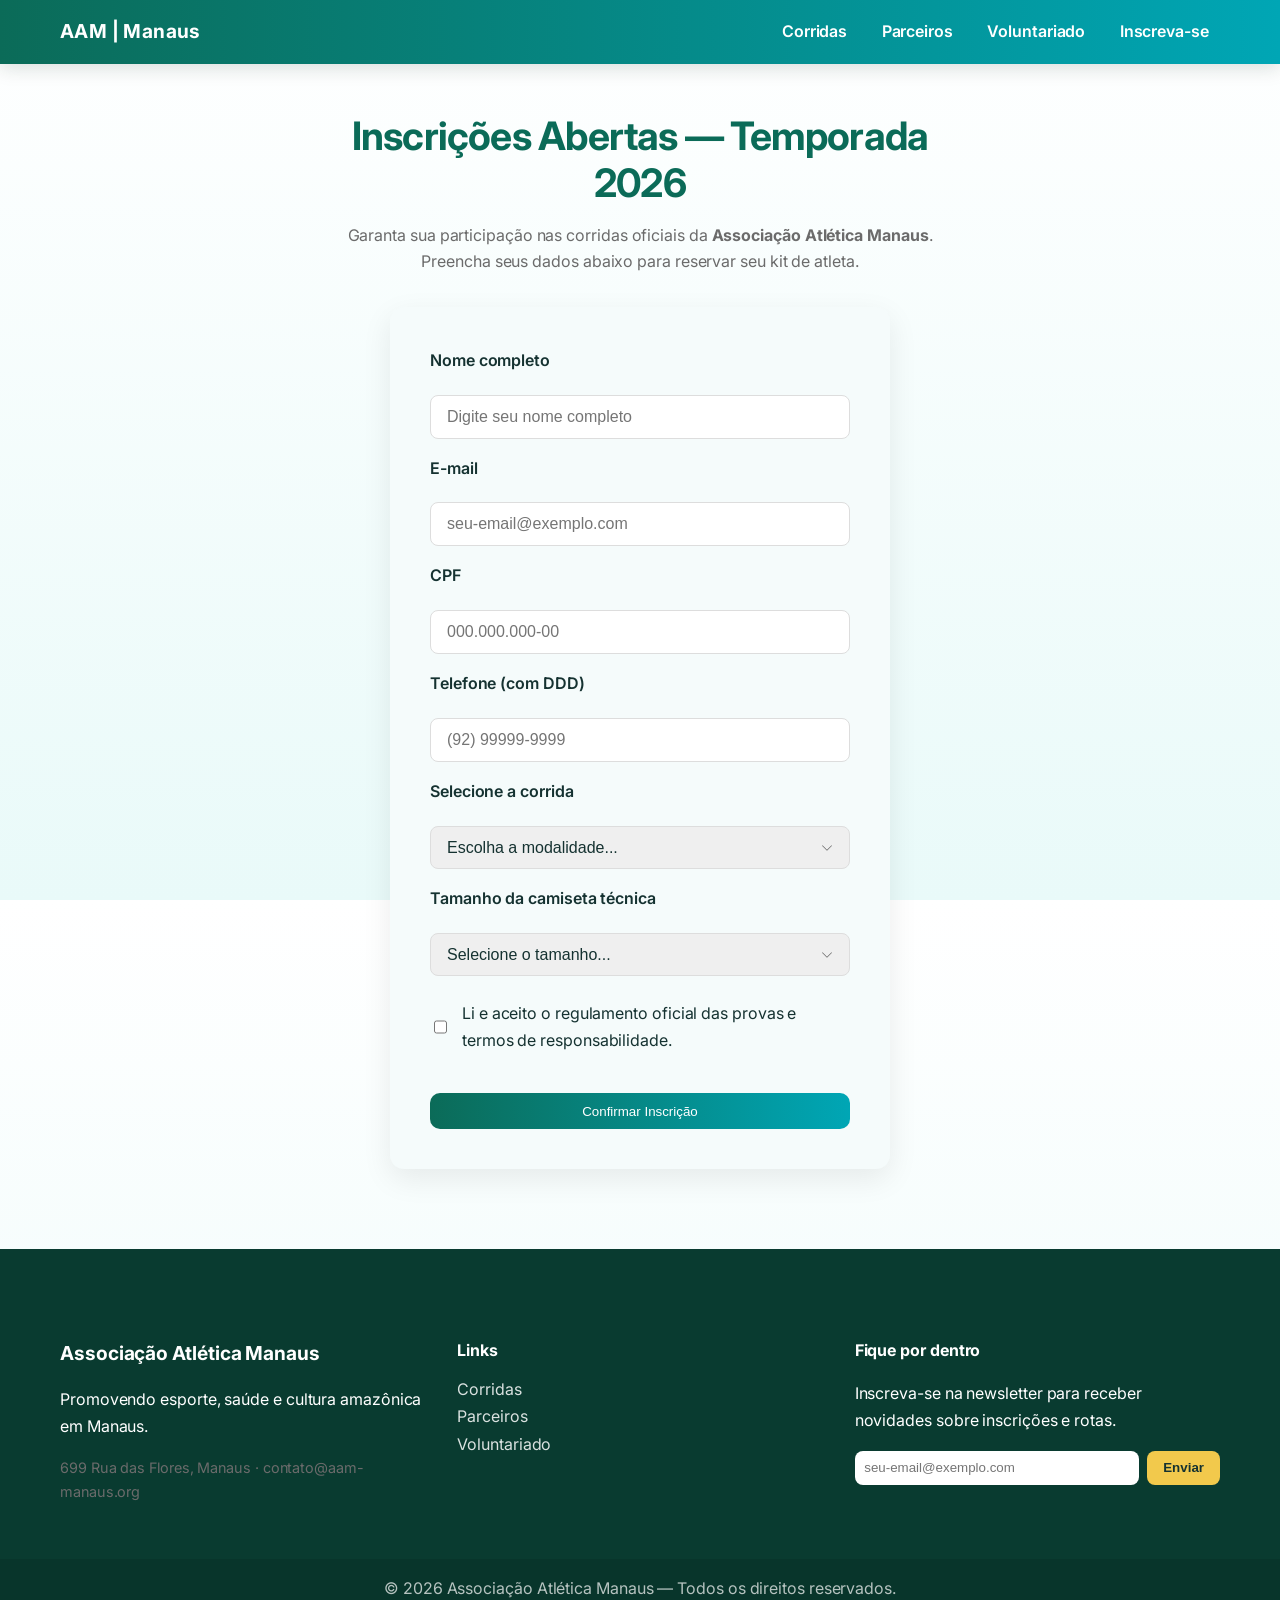
<file: inscricoes.html>
<!doctype html>
<html lang="pt-BR">
<head>
  <meta charset="utf-8">
  <meta name="viewport" content="width=device-width, initial-scale=1">
  <title>Inscrições | Associação Atlética Manaus</title>
  <link rel="icon" type="image/svg+xml" href="img/favicon.svg">
  <link rel="stylesheet" href="styles.css">
  <link href="https://fonts.googleapis.com/css2?family=Inter:wght@300;400;600;700&display=swap" rel="stylesheet">
</head>
<body>
    <header class="site-header">
        <div class="container header-inner">
            <a class="brand" href="index.html">AAM | Manaus</a>
            <nav class="main-nav" aria-label="menu principal">
                <ul>
                    <li class="dropdown">
                        <a href="#" class="dropbtn">Corridas</a>
                        <div class="dropdown-content">
                            <a href="Corrida 1.html">Maratona da Floresta — 42K</a>
                            <a href="Corrida 2.html">Meia Maratona do Encontro — 21K</a>
                            <a href="Corrida 3.html">Corrida do Rio — 10K</a>
                            <a href="Corrida 4.html">Corridinha da Comunidade — 5K</a>
                        </div>
                    </li>
                    <li><a class="btn" href="Parceiros/parceiros.html">Parceiros</a></li>
                    <li><a class="btn" href="volutarios/voluntarios.html">Voluntariado</a></li>
                    <li><a class="btn" href="inscricoes.html">Inscreva-se</a></li>
                </ul>
            </nav>
            <button class="menu-toggle" aria-expanded="false" aria-label="Abrir menu">☰</button>
        </div>
    </header>

  <main class="container section">
    <div style="text-align: center; max-width: 640px; margin: 0 auto;">
      <h1 class="page-title">Inscrições Abertas — Temporada 2026</h1>
      <p class="muted">Garanta sua participação nas corridas oficiais da <strong>Associação Atlética Manaus</strong>. Preencha seus dados abaixo para reservar seu kit de atleta.</p>
    </div>

    <form class="inscricao-form" method="POST" action="#" onsubmit="alert('Inscrição registrada com sucesso! Confira seu e-mail para instruções sobre a retirada do kit.'); this.reset(); return false;">
      <label for="nome">Nome completo</label>
      <input type="text" id="nome" name="nome" placeholder="Digite seu nome completo" required>

      <label for="email">E-mail</label>
      <input type="email" id="email" name="email" placeholder="seu-email@exemplo.com" required>

      <label for="cpf">CPF</label>
      <input type="text" id="cpf" name="cpf" maxlength="14" placeholder="000.000.000-00" required>

      <label for="telefone">Telefone (com DDD)</label>
      <input type="tel" id="telefone" name="telefone" placeholder="(92) 99999-9999" required>

      <label for="prova">Selecione a corrida</label>
      <select id="prova" name="prova" required>
        <option value="">Escolha a modalidade...</option>
        <option value="42k">Maratona da Floresta — 42K (15/08/2026)</option>
        <option value="21k">Meia Maratona do Encontro — 21K (12/09/2026)</option>
        <option value="10k">Corrida do Rio — 10K (03/10/2026)</option>
        <option value="5k">Corridinha da Comunidade — 5K (20/11/2026)</option>
      </select>

      <label for="camiseta">Tamanho da camiseta técnica</label>
      <select id="camiseta" name="camiseta" required>
        <option value="">Selecione o tamanho...</option>
        <option value="p">P (Pequeno)</option>
        <option value="m">M (Médio)</option>
        <option value="g">G (Grande)</option>
        <option value="gg">GG (Extra Grande)</option>
      </select>

      <div class="checkbox">
        <input type="checkbox" id="regulamento" name="regulamento" required>
        <label for="regulamento">Li e aceito o regulamento oficial das provas e termos de responsabilidade.</label>
      </div>

      <button type="submit" class="primary">Confirmar Inscrição</button>
    </form>
  </main>

  <footer class="site-footer">
      <div class="container footer-inner">
          <div class="footer-col">
              <h3>Associação Atlética Manaus</h3>
              <p>Promovendo esporte, saúde e cultura amazônica em Manaus.</p>
              <p class="muted small">699 Rua das Flores, Manaus · contato@aam-manaus.org</p>
          </div>

          <div class="footer-col">
              <h4>Links</h4>
              <ul>
                  <li><a href="index.html#races">Corridas</a></li>
                  <li><a href="Parceiros/parceiros.html">Parceiros</a></li>
                  <li><a href="volutarios/voluntarios.html">Voluntariado</a></li>
              </ul>
          </div>

          <div class="footer-col">
              <h4>Fique por dentro</h4>
              <p>Inscreva-se na newsletter para receber novidades sobre inscrições e rotas.</p>
              <form class="newsletter" action="#" method="post" onsubmit="alert('Obrigado! (formulário de demonstração)'); return false;">
                  <input type="email" placeholder="seu-email@exemplo.com" required>
                  <button type="submit">Enviar</button>
              </form>
          </div>
      </div>

      <div class="copyright">
          © <span id="year"></span> Associação Atlética Manaus — Todos os direitos reservados.
      </div>
  </footer>
    
  <script>
    document.addEventListener('DOMContentLoaded', () => {
        const toggleButton = document.querySelector('.menu-toggle');
        const mainNav = document.querySelector('.main-nav');
        if (toggleButton && mainNav) {
            toggleButton.addEventListener('click', function() {
                mainNav.classList.toggle('open');
                toggleButton.setAttribute('aria-expanded', mainNav.classList.contains('open'));
            });
        }

        const dropbtn = document.querySelector('.dropbtn');
        const dropdownContent = document.querySelector('.dropdown-content');
        if (dropbtn && dropdownContent) {
            dropbtn.addEventListener('click', function(e) {
                e.preventDefault();
                dropdownContent.classList.toggle('show');
            });
            document.addEventListener('click', function(e) {
                if (!dropbtn.contains(e.target) && !dropdownContent.contains(e.target)) {
                    dropdownContent.classList.remove('show');
                }
            });
        }

        const yearEl = document.getElementById('year');
        if (yearEl) yearEl.textContent = new Date().getFullYear();
    });
  </script> 
</body>
</html>
</file>
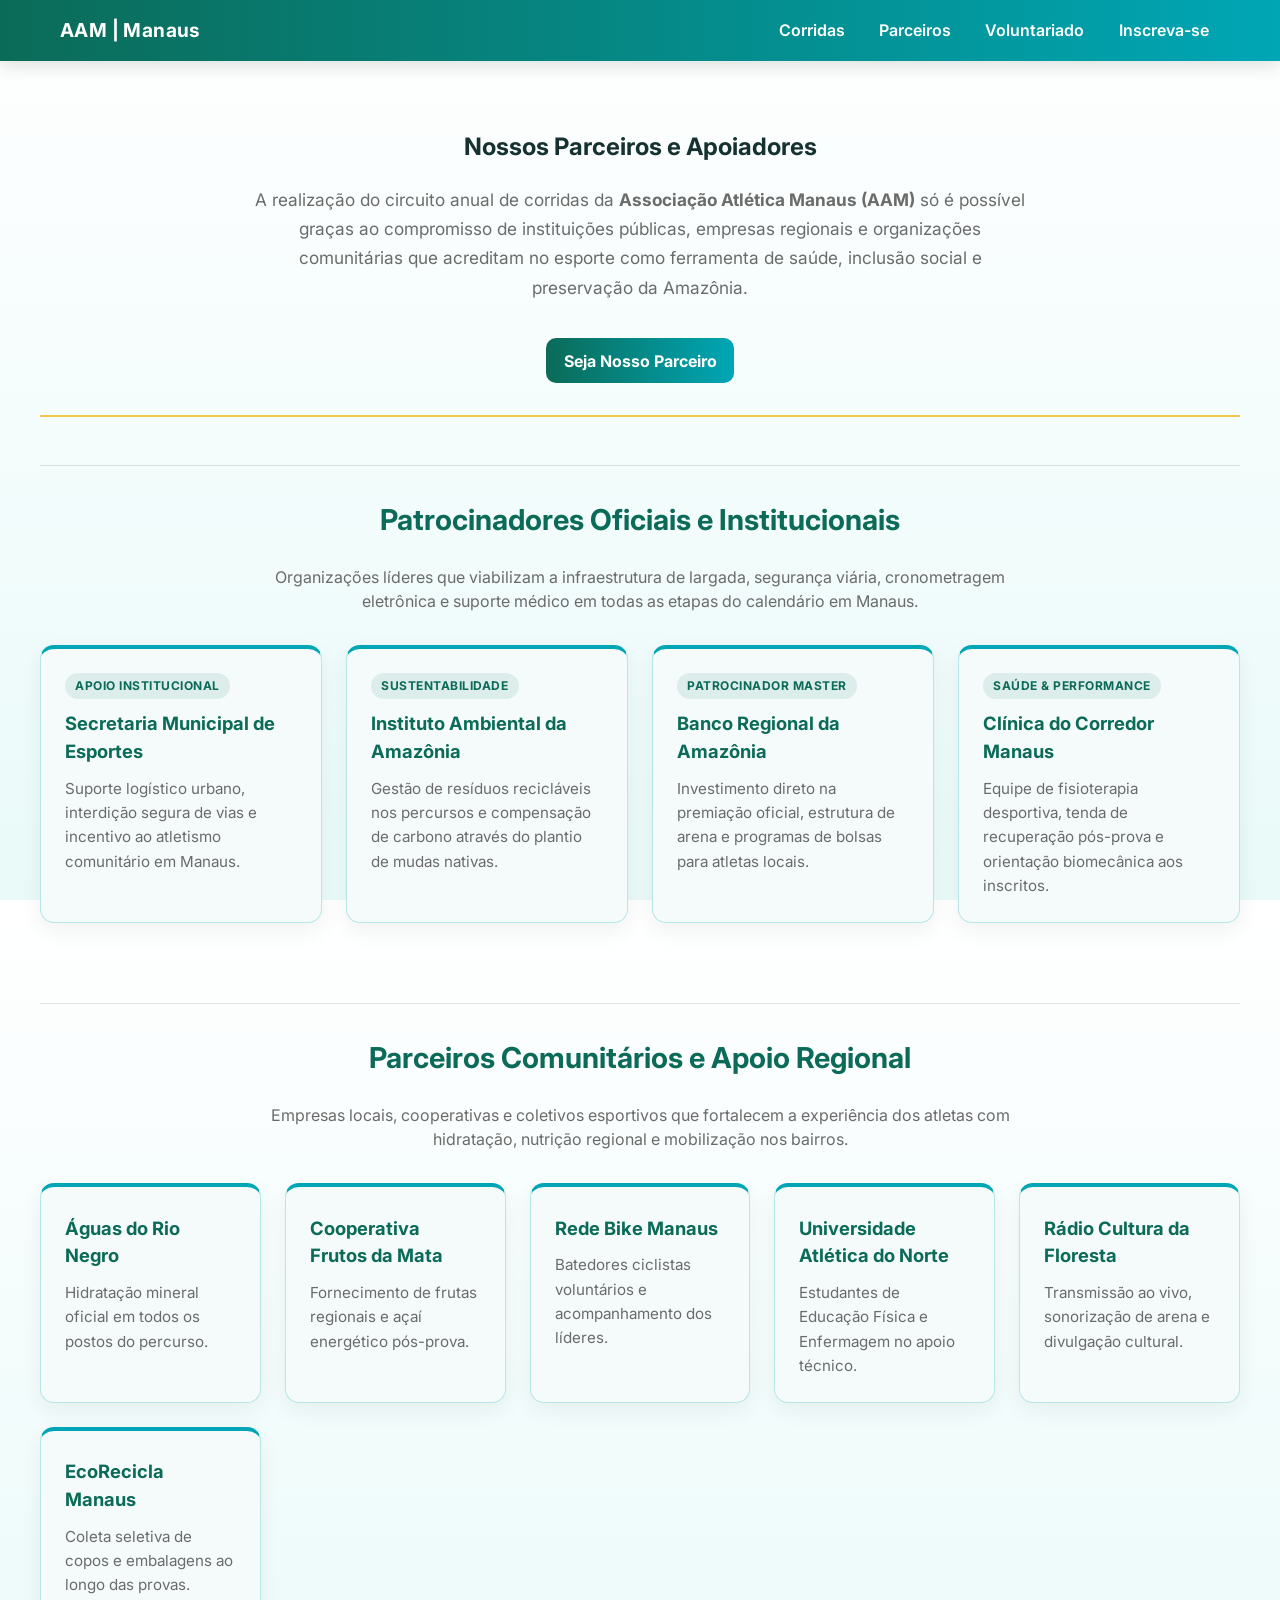
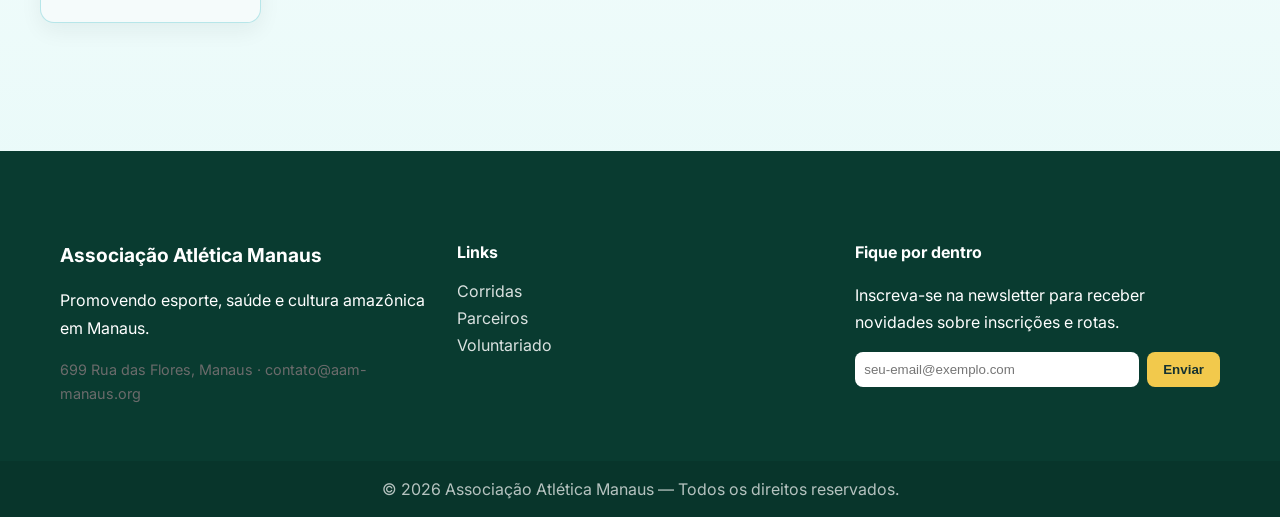
<file: Parceiros/parceiros.html>
<!doctype html>
<html lang="pt-BR">
<head>
  <meta charset="utf-8">
  <meta name="viewport" content="width=device-width, initial-scale=1">
  <title>Parceiros | Associação Atlética Manaus</title>
  <link rel="icon" type="image/svg+xml" href="../img/favicon.svg">
  <link rel="stylesheet" href="styles.css">
  <link href="https://fonts.googleapis.com/css2?family=Inter:wght@300;400;600;700&display=swap" rel="stylesheet">
</head>
<body>
    <header class="site-header">
        <div class="container header-inner">
            <a class="brand" href="../index.html">AAM | Manaus</a>
            <nav class="main-nav" aria-label="menu principal">
                <ul>
                    <li class="dropdown">
                        <a href="#" class="dropbtn">Corridas</a>
                        <div class="dropdown-content">
                            <a href="../Corrida 1.html">Maratona da Floresta — 42K</a>
                            <a href="../Corrida 2.html">Meia Maratona do Encontro — 21K</a>
                            <a href="../Corrida 3.html">Corrida do Rio — 10K</a>
                            <a href="../Corrida 4.html">Corridinha da Comunidade — 5K</a>
                        </div>
                    </li>
                    <li><a class="btn" href="parceiros.html">Parceiros</a></li>
                    <li><a class="btn" href="../volutarios/voluntarios.html">Voluntariado</a></li>
                    <li><a class="btn" href="../inscricoes.html">Inscreva-se</a></li>
                </ul>
            </nav>
            <button class="menu-toggle" aria-expanded="false" aria-label="Abrir menu">☰</button>
        </div>
    </header>

  <main class="container section">
    
    <!-- SEÇÃO DE INTRODUÇÃO -->
    <section class="partner-intro">
        <h1>Nossos Parceiros e Apoiadores</h1>
        <p class="muted" style="max-width: 780px; margin: 1rem auto; font-size: 1.08rem; line-height: 1.7;">
            A realização do circuito anual de corridas da <strong>Associação Atlética Manaus (AAM)</strong> só é possível graças ao compromisso de instituições públicas, empresas regionais e organizações comunitárias que acreditam no esporte como ferramenta de saúde, inclusão social e preservação da Amazônia.
        </p>
        <a href="../inscricoes.html" class="btn primary" style="margin-top: 1.25rem;">Seja Nosso Parceiro</a>
    </section>

    <!-- PATROCINADORES INSTITUCIONAIS -->
    <section class="partner-tier">
        <h2>Patrocinadores Oficiais e Institucionais</h2>
        <p class="muted" style="text-align: center; max-width: 760px; margin: 0 auto 2rem;">
            Organizações líderes que viabilizam a infraestrutura de largada, segurança viária, cronometragem eletrônica e suporte médico em todas as etapas do calendário em Manaus.
        </p>
        <div class="partner-grid">
            <div class="partner-card">
                <span class="partner-badge">Apoio Institucional</span>
                <h3>Secretaria Municipal de Esportes</h3>
                <p>Suporte logístico urbano, interdição segura de vias e incentivo ao atletismo comunitário em Manaus.</p>
            </div>
            <div class="partner-card">
                <span class="partner-badge">Sustentabilidade</span>
                <h3>Instituto Ambiental da Amazônia</h3>
                <p>Gestão de resíduos recicláveis nos percursos e compensação de carbono através do plantio de mudas nativas.</p>
            </div>
            <div class="partner-card">
                <span class="partner-badge">Patrocinador Master</span>
                <h3>Banco Regional da Amazônia</h3>
                <p>Investimento direto na premiação oficial, estrutura de arena e programas de bolsas para atletas locais.</p>
            </div>
            <div class="partner-card">
                <span class="partner-badge">Saúde & Performance</span>
                <h3>Clínica do Corredor Manaus</h3>
                <p>Equipe de fisioterapia desportiva, tenda de recuperação pós-prova e orientação biomecânica aos inscritos.</p>
            </div>
        </div>
    </section>

    <!-- PARCEIROS COMUNITÁRIOS -->
    <section class="partner-tier">
        <h2>Parceiros Comunitários e Apoio Regional</h2>
        <p class="muted" style="text-align: center; max-width: 760px; margin: 0 auto 2rem;">
            Empresas locais, cooperativas e coletivos esportivos que fortalecem a experiência dos atletas com hidratação, nutrição regional e mobilização nos bairros.
        </p>
        <div class="partner-grid community-grid">
            <div class="partner-card compact">
                <h3>Águas do Rio Negro</h3>
                <p>Hidratação mineral oficial em todos os postos do percurso.</p>
            </div>
            <div class="partner-card compact">
                <h3>Cooperativa Frutos da Mata</h3>
                <p>Fornecimento de frutas regionais e açaí energético pós-prova.</p>
            </div>
            <div class="partner-card compact">
                <h3>Rede Bike Manaus</h3>
                <p>Batedores ciclistas voluntários e acompanhamento dos líderes.</p>
            </div>
            <div class="partner-card compact">
                <h3>Universidade Atlética do Norte</h3>
                <p>Estudantes de Educação Física e Enfermagem no apoio técnico.</p>
            </div>
            <div class="partner-card compact">
                <h3>Rádio Cultura da Floresta</h3>
                <p>Transmissão ao vivo, sonorização de arena e divulgação cultural.</p>
            </div>
            <div class="partner-card compact">
                <h3>EcoRecicla Manaus</h3>
                <p>Coleta seletiva de copos e embalagens ao longo das provas.</p>
            </div>
        </div>
    </section>

  </main>

  <footer class="site-footer">
      <div class="container footer-inner">
          <div class="footer-col">
              <h3>Associação Atlética Manaus</h3>
              <p>Promovendo esporte, saúde e cultura amazônica em Manaus.</p>
              <p class="muted small">699 Rua das Flores, Manaus · contato@aam-manaus.org</p>
          </div>

          <div class="footer-col">
              <h4>Links</h4>
              <ul>
                  <li><a href="../index.html#races">Corridas</a></li>
                  <li><a href="parceiros.html">Parceiros</a></li>
                  <li><a href="../volutarios/voluntarios.html">Voluntariado</a></li>
              </ul>
          </div>

          <div class="footer-col">
              <h4>Fique por dentro</h4>
              <p>Inscreva-se na newsletter para receber novidades sobre inscrições e rotas.</p>
              <form class="newsletter" action="#" method="post" onsubmit="alert('Obrigado! (formulário de demonstração)'); return false;">
                  <input type="email" placeholder="seu-email@exemplo.com" required>
                  <button type="submit">Enviar</button>
              </form>
          </div>
      </div>

      <div class="copyright">
          © <span id="year"></span> Associação Atlética Manaus — Todos os direitos reservados.
      </div>
  </footer>
  
  <script>
    document.addEventListener('DOMContentLoaded', function() {
        const toggleButton = document.querySelector('.menu-toggle');
        const mainNav = document.querySelector('.main-nav');
        if (toggleButton && mainNav) {
            toggleButton.addEventListener('click', function() {
                mainNav.classList.toggle('open');
                const isExpanded = mainNav.classList.contains('open');
                toggleButton.setAttribute('aria-expanded', isExpanded);
            });
        }
        
        const dropbtn = document.querySelector('.dropbtn');
        const dropdownContent = document.querySelector('.dropdown-content');
        if (dropbtn && dropdownContent) {
            dropbtn.addEventListener('click', function(e) {
                e.preventDefault(); 
                dropdownContent.classList.toggle('show');
            });

            document.addEventListener('click', function(e) {
                if (!dropbtn.contains(e.target) && !dropdownContent.contains(e.target)) {
                    dropdownContent.classList.remove('show');
                }
            });
        }

        document.getElementById('year').textContent = new Date().getFullYear();
    });
  </script>
</body>
</html>
</file>
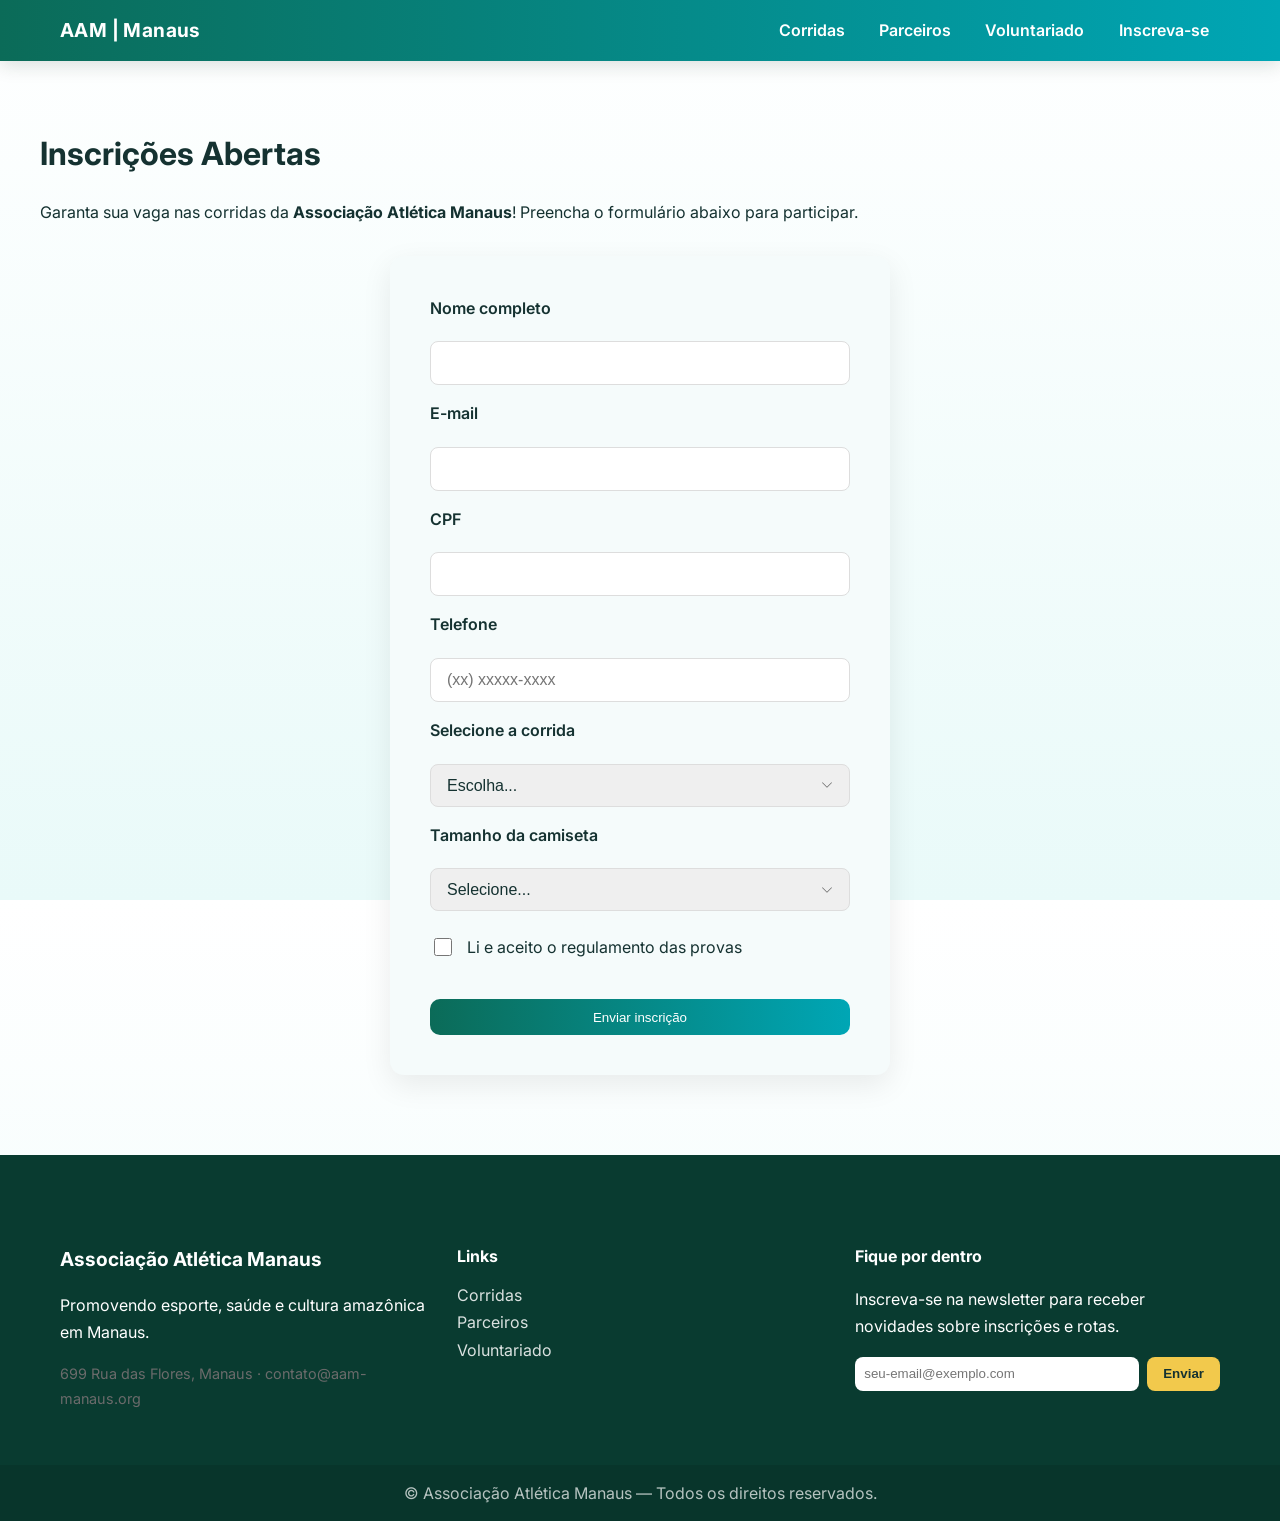
<file: projeto_aam/inscricoes.html>
<!doctype html>
<html lang="pt-BR">
<head>
  <meta charset="utf-8">
  <meta name="viewport" content="width=device-width, initial-scale=1">
  <title>Inscrições | Associação Atlética Manaus</title>
  <link rel="stylesheet" href="styles.css">
  <link href="https://fonts.googleapis.com/css2?family=Inter:wght@300;400;600;700&display=swap" rel="stylesheet">
</head>
<body>
    <header class="site-header">
        <div class="container header-inner">
            <a class="brand" href="index.html">AAM | Manaus</a>
            <nav class="main-nav" aria-label="menu principal">
                <ul>
                    <li class="dropdown">
    <a href="#" class="dropbtn">Corridas</a>
    
    <div class="dropdown-content">
        <a href="Corrida 1.html">Maratona da Floresta — 42K</a>
        <a href="Corrida 2.html">Meia Maratona do Encontro — 21K</a>
        <a href="Corrida 3.html">Corrida do Rio — 10K</a>
        <a href="Corrida 4.html">Corridinha da Comunidade — 5K</a>
    </div>
</li>
                    <li><a class="btn" href="Parceiros/parceiros.html">Parceiros</a></li>
                    <li><a class="btn" href="volutarios/voluntarios.html">Voluntariado</a></li>
                    <li><a class="btn" href="inscricoes.html">Inscreva-se</a></li>
                </ul>
            </nav>
            <button class="menu-toggle" aria-expanded="false" aria-label="Abrir menu">☰</button>
        </div>
    </header>

  <main class="container section">
    <h1>Inscrições Abertas</h1>
    <p>Garanta sua vaga nas corridas da <strong>Associação Atlética Manaus</strong>! Preencha o formulário abaixo para participar.</p>

    <form class="inscricao-form" method="POST" action="http://localhost:3000/inscrever">
        
        <label for="nome">Nome completo</label>
      <input type="text" id="nome" name="nome" required>

      <label for="email">E-mail</label>
      <input type="email" id="email" name="email" required>

      <label for="cpf">CPF</label>
      <input type="text" id="cpf" name="cpf" maxlength="14" required>

      <label for="telefone">Telefone</label>
      <input type="tel" id="telefone" name="telefone" placeholder="(xx) xxxxx-xxxx" required>

      <label for="prova">Selecione a corrida</label>
      <select id="prova" name="prova" required>
        <option value="">Escolha...</option>
        <option value="42k">Maratona da Floresta — 42K</option>
        <option value="21k">Meia Maratona do Encontro — 21K</option>
        <option value="10k">Corrida do Rio — 10K</option>
        <option value="5k">Corridinha da Comunidade — 5K</option>
      </select>

      <label for="camiseta">Tamanho da camiseta</label>
      <select id="camiseta" name="camiseta" required>
        <option value="">Selecione...</option>
        <option value="p">P</option>
        <option value="m">M</option>
        <option value="g">G</option>
        <option value="gg">GG</option>
      </select>

      <div class="checkbox">
        <input type="checkbox" id="regulamento" name="regulamento" required>
        <label for="regulamento">Li e aceito o regulamento das provas</label>
      </div>

      <button type="submit" class="primary">Enviar inscrição</button>
    
</form>
  </main>

          <footer class="site-footer">
            <div class="container footer-inner">
                <div class="footer-col">
                    <h3>Associação Atlética Manaus</h3>
                    <p>Promovendo esporte, saúde e cultura amazônica em Manaus.</p>
                    <p class="muted small">699 Rua das Flores, Manaus · contato@aam-manaus.org</p>
                </div>

                <div class="footer-col">
                    <h4>Links</h4>
                    <ul>
                        <li><a href="#races">Corridas</a></li>
                        <li><a href="Parceiros/parceiros.html">Parceiros</a></li>
                        <li><a href="volutarios/voluntarios.html">Voluntariado</a></li>
                    </ul>
                </div>

                <div class="footer-col">
                    <h4>Fique por dentro</h4>
                    <p>Inscreva-se na newsletter para receber novidades sobre inscrições e rotas.</p>
                    <form class="newsletter" action="#" method="post" onsubmit="alert('Obrigado! (formulário de demonstração)'); return false;">
                        <input type="email" placeholder="seu-email@exemplo.com" required>
                        <button type="submit">Enviar</button>
                    </form>
                </div>
            </div>

            <div class="copyright">
                © <span id="year"></span> Associação Atlética Manaus — Todos os direitos reservados.
            </div>
        </footer>
    
<script>
// 3. Funcionalidade para o Dropdown de Corridas
        document.addEventListener('DOMContentLoaded', () => {
            const dropbtn = document.querySelector('.dropbtn');
            const dropdownContent = document.querySelector('.dropdown-content');

            if (dropbtn && dropdownContent) {
                // Alterna a classe 'show' para mostrar/esconder o menu
                dropbtn.addEventListener('click', function(e) {
                    e.preventDefault(); // Impede o link '#' de rolar a página para o topo
                    dropdownContent.classList.toggle('show');
                });

                // Fecha o dropdown se o usuário clicar fora dele
                document.addEventListener('click', function(e) {
                    if (!dropbtn.contains(e.target) && !dropdownContent.contains(e.target)) {
                        dropdownContent.classList.remove('show');
                    }
                });
            }
        });
        
        // FIM do script
    </script> 
</body>
</html>
</file>
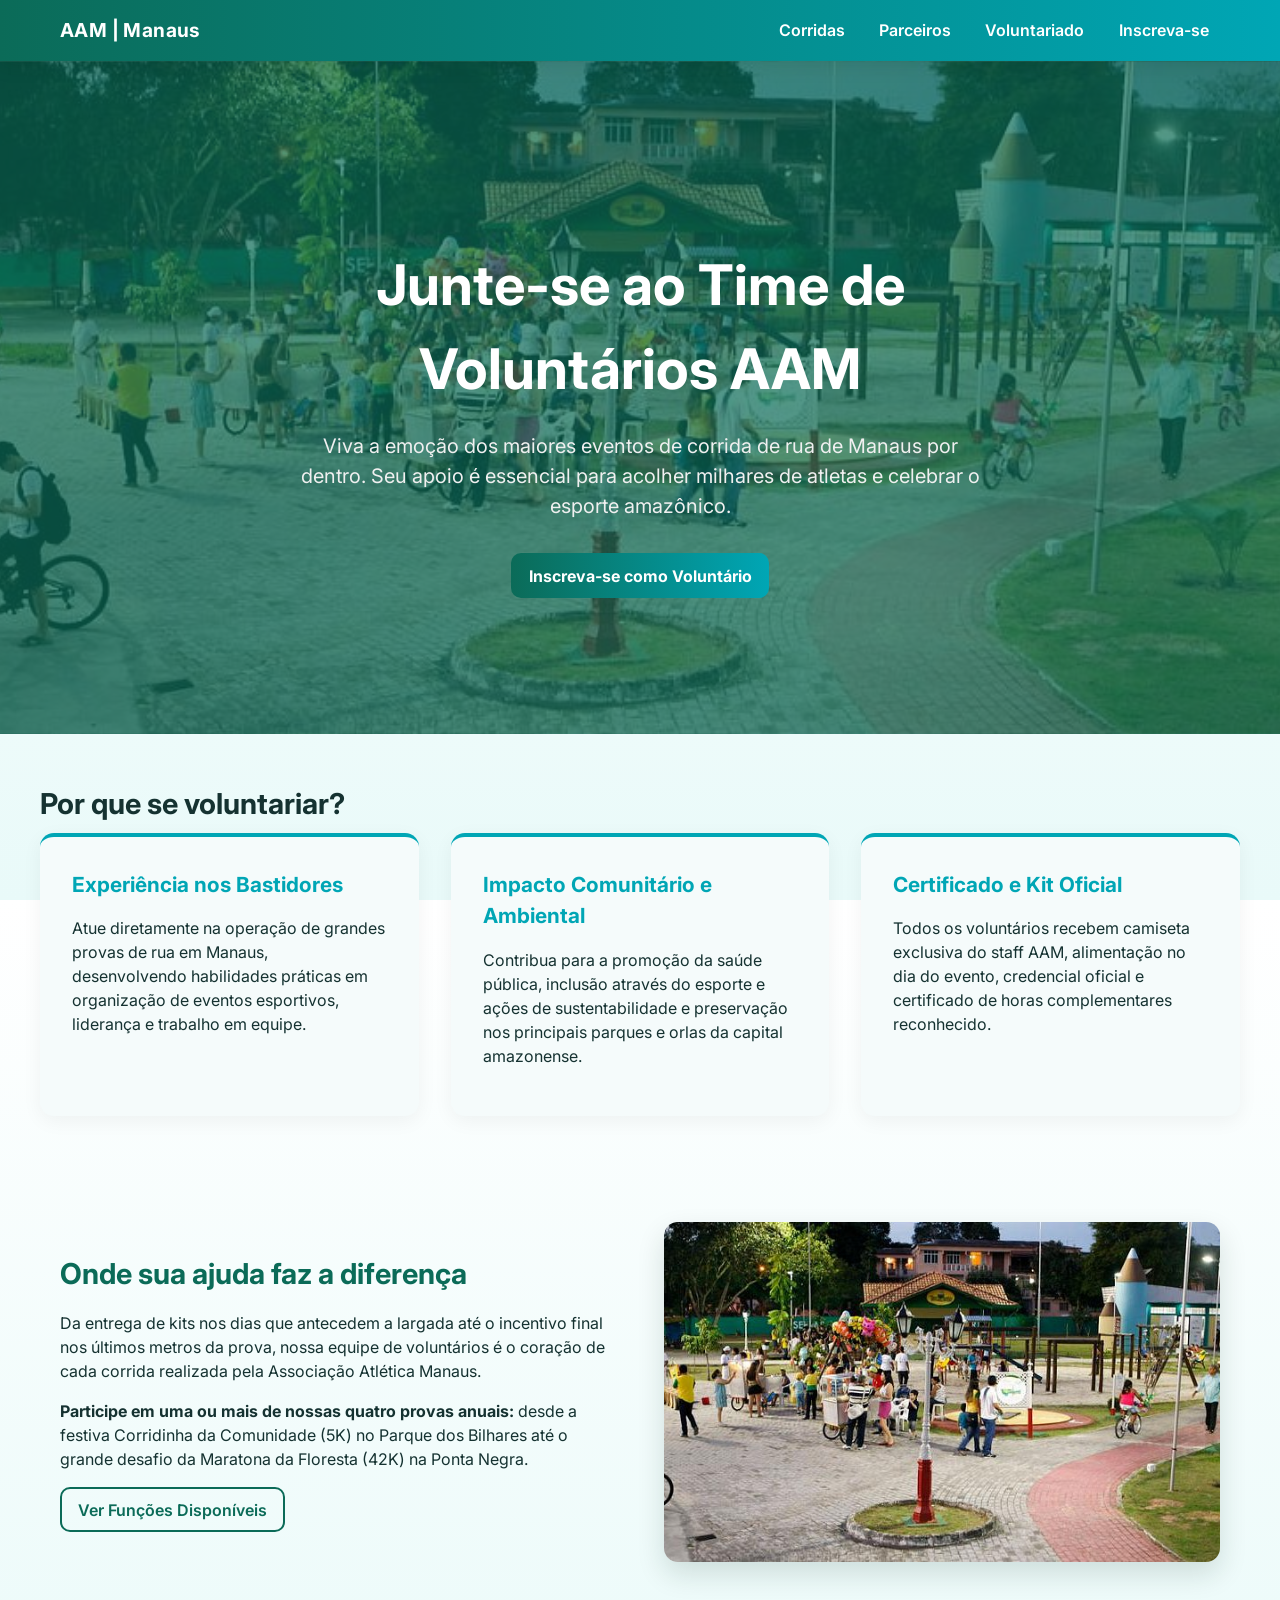
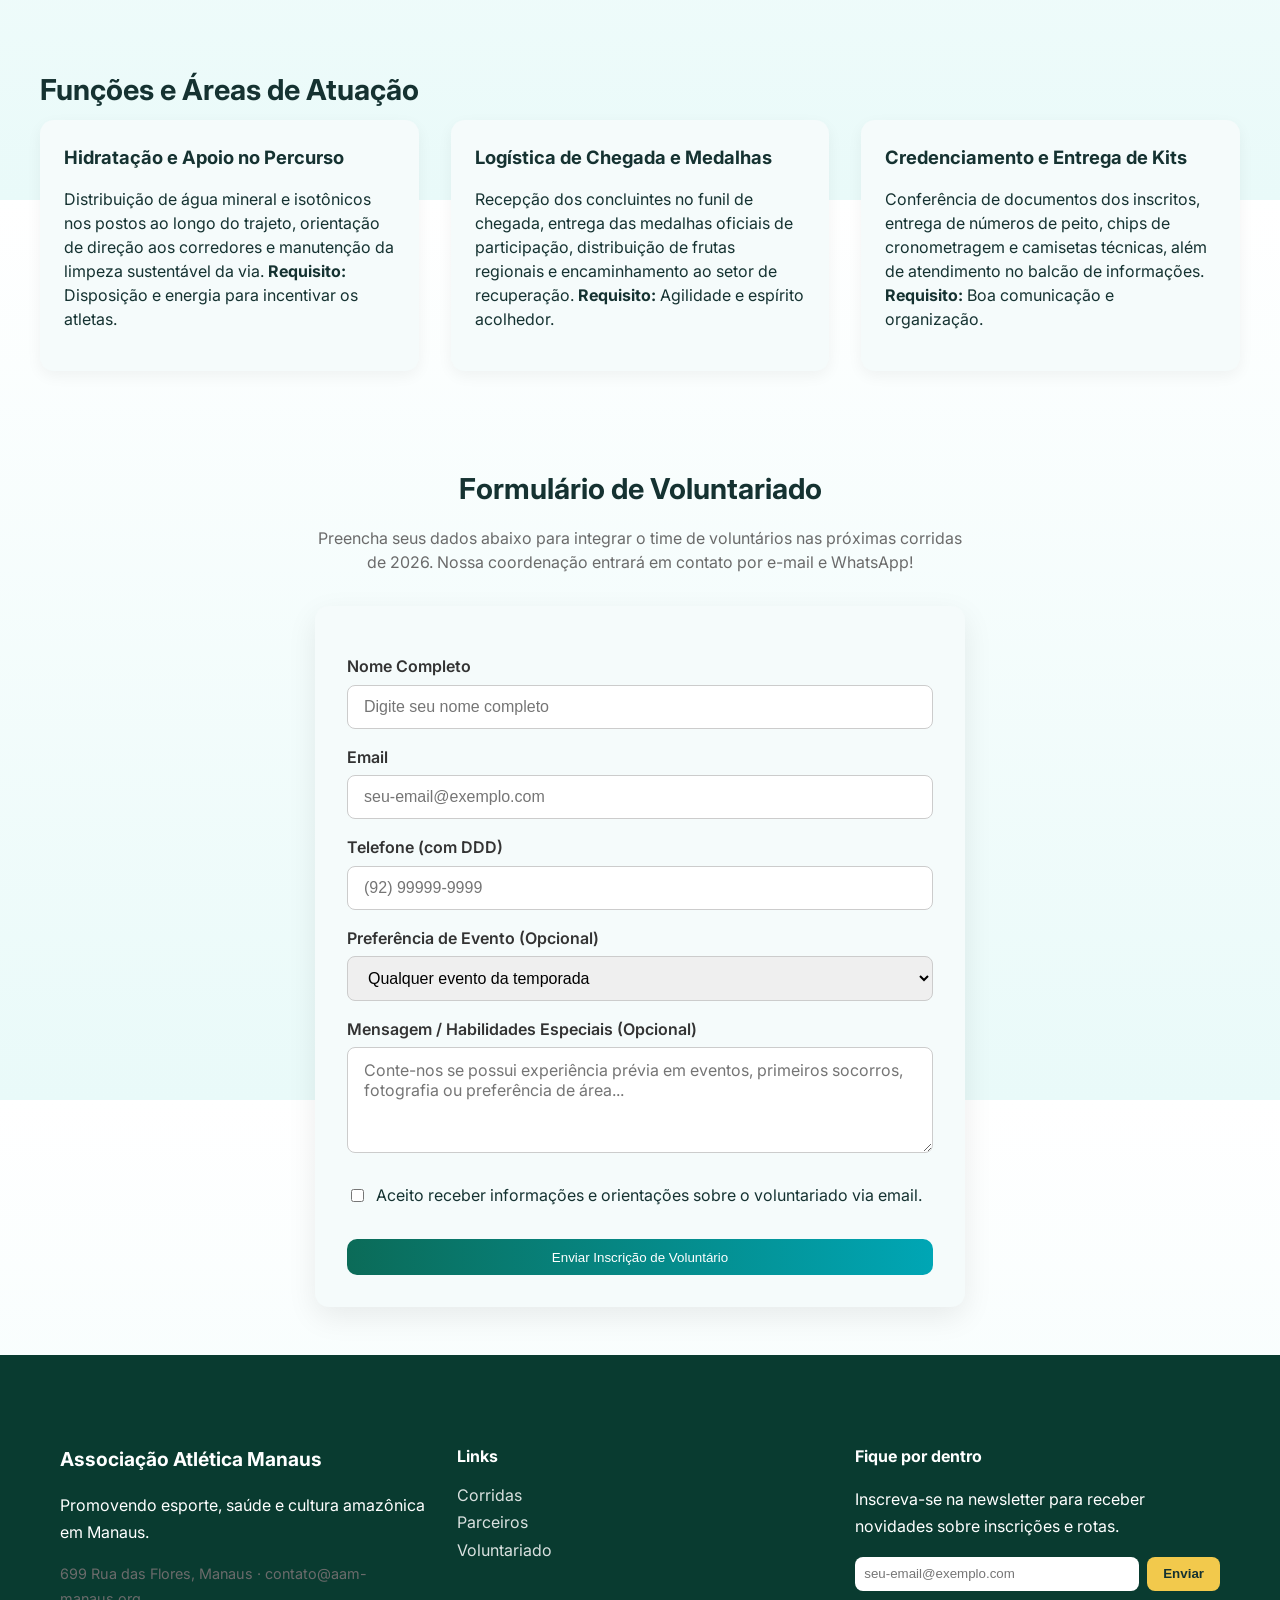
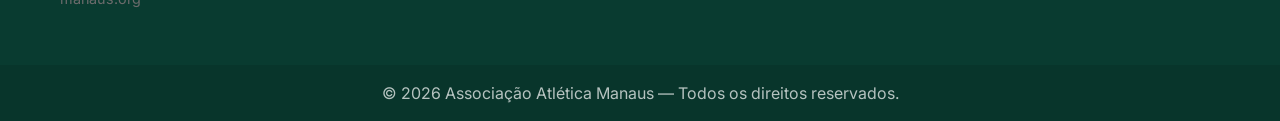
<file: volutarios/voluntarios.html>
<!doctype html>
<html lang="pt-BR">
<head>
  <meta charset="utf-8">
  <meta name="viewport" content="width=device-width, initial-scale=1">
  <title>Voluntariado | Associação Atlética Manaus</title>
  <link rel="icon" type="image/svg+xml" href="../img/favicon.svg">
  <link rel="stylesheet" href="styles.css">
  <link href="https://fonts.googleapis.com/css2?family=Inter:wght@300;400;600;700&display=swap" rel="stylesheet">
</head>
<body>
    <header class="site-header">
        <div class="container header-inner">
            <a class="brand" href="../index.html">AAM | Manaus</a>
            <nav class="main-nav" aria-label="menu principal">
                <ul>
                    <li class="dropdown">
                        <a href="#" class="dropbtn">Corridas</a>
                        <div class="dropdown-content">
                            <a href="../Corrida 1.html">Maratona da Floresta — 42K</a>
                            <a href="../Corrida 2.html">Meia Maratona do Encontro — 21K</a>
                            <a href="../Corrida 3.html">Corrida do Rio — 10K</a>
                            <a href="../Corrida 4.html">Corridinha da Comunidade — 5K</a>
                        </div>
                    </li>
                    <li><a class="btn" href="../Parceiros/parceiros.html">Parceiros</a></li>
                    <li><a class="btn" href="voluntarios.html">Voluntariado</a></li>
                    <li><a class="btn" href="../inscricoes.html">Inscreva-se</a></li>
                </ul>
            </nav>
            <button class="menu-toggle" aria-expanded="false" aria-label="Abrir menu">☰</button>
        </div>
    </header>

  <main>
    <!-- HERO SECTION DESTAQUE -->
    <section class="voluntariado-hero">
        <div class="container hero-content">
            <h1>Junte-se ao Time de Voluntários AAM</h1>
            <p class="hero-subtitle">
                Viva a emoção dos maiores eventos de corrida de rua de Manaus por dentro. Seu apoio é essencial para acolher milhares de atletas e celebrar o esporte amazônico.
            </p>
            <a href="#register-form" class="btn primary large">Inscreva-se como Voluntário</a>
        </div>
    </section>

    <!-- SEÇÃO 1: POR QUE SER VOLUNTÁRIO -->
    <section class="container section">
        <h2 class="section-title">Por que se voluntariar?</h2>
        <div class="grid-3">
            <div class="feature-card">
                <h3>Experiência nos Bastidores</h3>
                <p>Atue diretamente na operação de grandes provas de rua em Manaus, desenvolvendo habilidades práticas em organização de eventos esportivos, liderança e trabalho em equipe.</p>
            </div>
            <div class="feature-card">
                <h3>Impacto Comunitário e Ambiental</h3>
                <p>Contribua para a promoção da saúde pública, inclusão através do esporte e ações de sustentabilidade e preservação nos principais parques e orlas da capital amazonense.</p>
            </div>
            <div class="feature-card">
                <h3>Certificado e Kit Oficial</h3>
                <p>Todos os voluntários recebem camiseta exclusiva do staff AAM, alimentação no dia do evento, credencial oficial e certificado de horas complementares reconhecido.</p>
            </div>
        </div>
    </section>

    <!-- SEÇÃO 2: Destaque de Imagem e Texto -->
    <section class="full-width-section bg-secondary">
        <div class="container content-image-grid">
            <div class="content-text">
                <h2 class="h1">Onde sua ajuda faz a diferença</h2>
                <p>Da entrega de kits nos dias que antecedem a largada até o incentivo final nos últimos metros da prova, nossa equipe de voluntários é o coração de cada corrida realizada pela Associação Atlética Manaus.</p>
                <p><strong>Participe em uma ou mais de nossas quatro provas anuais:</strong> desde a festiva Corridinha da Comunidade (5K) no Parque dos Bilhares até o grande desafio da Maratona da Floresta (42K) na Ponta Negra.</p>
                <a href="#available-roles" class="btn secondary">Ver Funções Disponíveis</a>
            </div>
            <div class="volunteer-image-wrapper">
                <img src="../img/voluntarios.jpg" alt="Equipe de voluntários apoiando os corredores em Manaus" class="volunteer-section-image">
            </div>
        </div>
    </section>

    <!-- SEÇÃO 3: FUNÇÕES DISPONÍVEIS -->
    <section class="container section" id="available-roles">
        <h2 class="section-title">Funções e Áreas de Atuação</h2>
        <div class="role-grid">
            <!-- FUNÇÃO 1 -->
            <div class="role-card">
                <h4>Hidratação e Apoio no Percurso</h4>
                <p>Distribuição de água mineral e isotônicos nos postos ao longo do trajeto, orientação de direção aos corredores e manutenção da limpeza sustentável da via. <strong>Requisito:</strong> Disposição e energia para incentivar os atletas.</p>
            </div>
            <!-- FUNÇÃO 2 -->
            <div class="role-card">
                <h4>Logística de Chegada e Medalhas</h4>
                <p>Recepção dos concluintes no funil de chegada, entrega das medalhas oficiais de participação, distribuição de frutas regionais e encaminhamento ao setor de recuperação. <strong>Requisito:</strong> Agilidade e espírito acolhedor.</p>
            </div>
            <!-- FUNÇÃO 3 -->
            <div class="role-card">
                <h4>Credenciamento e Entrega de Kits</h4>
                <p>Conferência de documentos dos inscritos, entrega de números de peito, chips de cronometragem e camisetas técnicas, além de atendimento no balcão de informações. <strong>Requisito:</strong> Boa comunicação e organização.</p>
            </div>
        </div>
    </section>

    <!-- SEÇÃO 4: FORMULÁRIO DE INSCRIÇÃO -->
    <section class="container section" id="register-form">
        <div style="text-align: center; max-width: 650px; margin: 0 auto 1.5rem;">
            <h2 class="section-title">Formulário de Voluntariado</h2>
            <p class="muted">Preencha seus dados abaixo para integrar o time de voluntários nas próximas corridas de 2026. Nossa coordenação entrará em contato por e-mail e WhatsApp!</p>
        </div>

        <form class="inscricao-form voluntario-form" action="#" method="post" onsubmit="alert('Cadastro de voluntário enviado com sucesso! Agradecemos sua disponibilidade.'); this.reset(); return false;">
            <label for="v-nome">Nome Completo</label>
            <input type="text" id="v-nome" name="nome" placeholder="Digite seu nome completo" required>

            <label for="v-email">Email</label>
            <input type="email" id="v-email" name="email" placeholder="seu-email@exemplo.com" required>

            <label for="v-telefone">Telefone (com DDD)</label>
            <input type="tel" id="v-telefone" name="telefone" placeholder="(92) 99999-9999" required>

            <label for="v-corrida">Preferência de Evento (Opcional)</label>
            <select id="v-corrida" name="corrida">
                <option value="">Qualquer evento da temporada</option>
                <option value="42k">Maratona da Floresta — 42K (15/08/2026)</option>
                <option value="21k">Meia Maratona do Encontro — 21K (12/09/2026)</option>
                <option value="10k">Corrida do Rio — 10K (03/10/2026)</option>
                <option value="5k">Corridinha da Comunidade — 5K (20/11/2026)</option>
            </select>

            <label for="v-mensagem">Mensagem / Habilidades Especiais (Opcional)</label>
            <textarea id="v-mensagem" name="mensagem" rows="4" placeholder="Conte-nos se possui experiência prévia em eventos, primeiros socorros, fotografia ou preferência de área..."></textarea>

            <div class="checkbox">
                <input type="checkbox" id="v-termos" name="termos" required>
                <label for="v-termos">Aceito receber informações e orientações sobre o voluntariado via email.</label>
            </div>

            <button type="submit" class="primary">Enviar Inscrição de Voluntário</button>
        </form>
    </section>

  </main>

  <footer class="site-footer">
      <div class="container footer-inner">
          <div class="footer-col">
              <h3>Associação Atlética Manaus</h3>
              <p>Promovendo esporte, saúde e cultura amazônica em Manaus.</p>
              <p class="muted small">699 Rua das Flores, Manaus · contato@aam-manaus.org</p>
          </div>

          <div class="footer-col">
              <h4>Links</h4>
              <ul>
                  <li><a href="../index.html#races">Corridas</a></li>
                  <li><a href="../Parceiros/parceiros.html">Parceiros</a></li>
                  <li><a href="voluntarios.html">Voluntariado</a></li>
              </ul>
          </div>

          <div class="footer-col">
              <h4>Fique por dentro</h4>
              <p>Inscreva-se na newsletter para receber novidades sobre inscrições e rotas.</p>
              <form class="newsletter" action="#" method="post" onsubmit="alert('Obrigado! (formulário de demonstração)'); return false;">
                  <input type="email" placeholder="seu-email@exemplo.com" required>
                  <button type="submit">Enviar</button>
              </form>
          </div>
      </div>

      <div class="copyright">
          © <span id="year"></span> Associação Atlética Manaus — Todos os direitos reservados.
      </div>
  </footer>
  
  <script>
    document.addEventListener('DOMContentLoaded', function() {
        const toggleButton = document.querySelector('.menu-toggle');
        const mainNav = document.querySelector('.main-nav');
        if (toggleButton && mainNav) {
            toggleButton.addEventListener('click', function() {
                mainNav.classList.toggle('open');
                toggleButton.setAttribute('aria-expanded', mainNav.classList.contains('open'));
            });
        }
        
        const dropbtn = document.querySelector('.dropbtn');
        const dropdownContent = document.querySelector('.dropdown-content');
        if (dropbtn && dropdownContent) {
            dropbtn.addEventListener('click', function(e) {
                e.preventDefault(); 
                dropdownContent.classList.toggle('show');
            });

            document.addEventListener('click', function(e) {
                if (!dropbtn.contains(e.target) && !dropdownContent.contains(e.target)) {
                    dropdownContent.classList.remove('show');
                }
            });
        }

        const yearEl = document.getElementById('year');
        if (yearEl) yearEl.textContent = new Date().getFullYear();
    });
  </script>
</body>
</html>
</file>
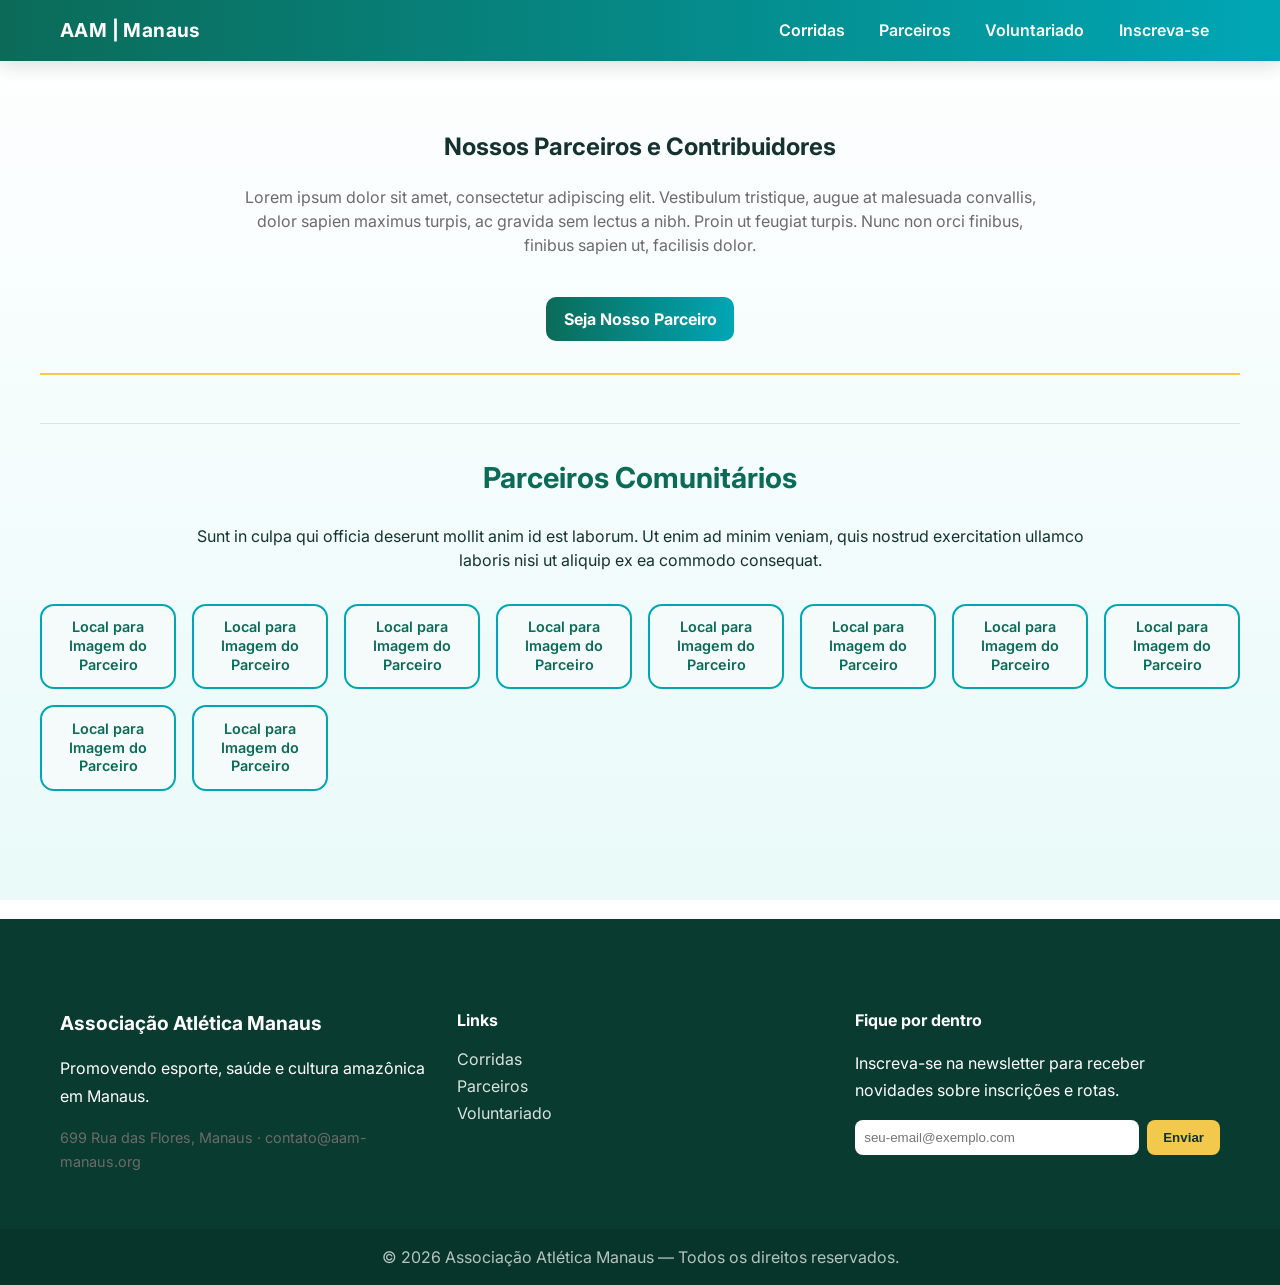
<file: projeto_aam/Parceiros/parceiros.html>
<!doctype html>
<html lang="pt-BR">
<head>
  <meta charset="utf-8">
  <meta name="viewport" content="width=device-width, initial-scale=1">
  <title>Parceiros | Associação Atlética Manaus</title>
  <link rel="stylesheet" href="styles.css">
  <link href="https://fonts.googleapis.com/css2?family=Inter:wght@300;400;600;700&display=swap" rel="stylesheet">
</head>
<body>
    <header class="site-header">
        <div class="container header-inner">
            <a class="brand" href="../index.html">AAM | Manaus</a>
            <nav class="main-nav" aria-label="menu principal">
                <ul>
                    <li class="dropdown">
    <a href="#" class="dropbtn">Corridas</a>
    
    <div class="dropdown-content">
        <a href="../Corrida 1.html">Maratona da Floresta — 42K</a>
        <a href="../Corrida 2.html">Meia Maratona do Encontro — 21K</a>
        <a href="../Corrida 3.html">Corrida do Rio — 10K</a>
        <a href="../Corrida 4.html">Corridinha da Comunidade — 5K</a>
    </div>
</li>
                    <li><a class="btn" href="parceiros.html">Parceiros</a></li>
                    <li><a class="btn" href="../volutarios/voluntarios.html">Voluntariado</a></li>
                    <li><a class="btn" href="../inscricoes.html">Inscreva-se</a></li>
                </ul>
            </nav>
            <button class="menu-toggle" aria-expanded="false" aria-label="Abrir menu">☰</button>
        </div>
    </header>

  <main class="container section">
    
    <!-- SEÇÃO DE INTRODUÇÃO -->
    <section class="partner-intro">
        <h1>Nossos Parceiros e Contribuidores</h1>
        <p class="muted" style="max-width: 800px; margin: 1rem auto;">
            Lorem ipsum dolor sit amet, consectetur adipiscing elit. Vestibulum tristique, augue at malesuada convallis, dolor sapien maximus turpis, ac gravida sem lectus a nibh. Proin ut feugiat turpis. Nunc non orci finibus, finibus sapien ut, facilisis dolor.
        </p>
        <a href="../inscricoes.html" class="btn primary" style="margin-top: 1.5rem;">Seja Nosso Parceiro</a>
    </section>


    <!-- PARCEIROS COMUNITÁRIOS  -->
    <section class="partner-tier">
        <h2>Parceiros Comunitários</h2>
        <p style="text-align: center; max-width: 900px; margin: 0 auto 2rem;">
            Sunt in culpa qui officia deserunt mollit anim id est laborum. Ut enim ad minim veniam, quis nostrud exercitation ullamco laboris nisi ut aliquip ex ea commodo consequat.
        </p>
        <div class="partner-grid" style="grid-template-columns: repeat(auto-fit, minmax(120px, 1fr)); gap: 1rem;">
            <div class="partner-logo-placeholder" style="padding-top: 60%;" title="Comunitário 1"></div>
            <div class="partner-logo-placeholder" style="padding-top: 60%;" title="Comunitário 2"></div>
            <div class="partner-logo-placeholder" style="padding-top: 60%;" title="Comunitário 3"></div>
            <div class="partner-logo-placeholder" style="padding-top: 60%;" title="Comunitário 4"></div>
            <div class="partner-logo-placeholder" style="padding-top: 60%;" title="Comunitário 5"></div>
            <div class="partner-logo-placeholder" style="padding-top: 60%;" title="Comunitário 6"></div>
            <div class="partner-logo-placeholder" style="padding-top: 60%;" title="Comunitário 7"></div>
            <div class="partner-logo-placeholder" style="padding-top: 60%;" title="Comunitário 8"></div>
            <div class="partner-logo-placeholder" style="padding-top: 60%;" title="Comunitário 9"></div>
            <div class="partner-logo-placeholder" style="padding-top: 60%;" title="Comunitário 10"></div>
        </div>
    </section>

  </main>

        <footer class="site-footer">
            <div class="container footer-inner">
                <div class="footer-col">
                    <h3>Associação Atlética Manaus</h3>
                    <p>Promovendo esporte, saúde e cultura amazônica em Manaus.</p>
                    <p class="muted small">699 Rua das Flores, Manaus · contato@aam-manaus.org</p>
                </div>

                <div class="footer-col">
                    <h4>Links</h4>
                    <ul>
                        <li><a href="../index.html">Corridas</a></li>
                        <li><a href="parceiros.html">Parceiros</a></li>
                        <li><a href="../volutarios/voluntarios.html">Voluntariado</a></li>
                    </ul>
                </div>

                <div class="footer-col">
                    <h4>Fique por dentro</h4>
                    <p>Inscreva-se na newsletter para receber novidades sobre inscrições e rotas.</p>
                    <form class="newsletter" action="#" method="post" onsubmit="alert('Obrigado! (formulário de demonstração)'); return false;">
                        <input type="email" placeholder="seu-email@exemplo.com" required>
                        <button type="submit">Enviar</button>
                    </form>
                </div>
            </div>

            <div class="copyright">
                © <span id="year"></span> Associação Atlética Manaus — Todos os direitos reservados.
            </div>
        </footer>
  
  <script>
    // 1. Script para o Menu Mobile
    document.addEventListener('DOMContentLoaded', function() {
        const toggleButton = document.querySelector('.menu-toggle');
        const mainNav = document.querySelector('.main-nav');
        if (toggleButton && mainNav) {
            toggleButton.addEventListener('click', function() {
                mainNav.classList.toggle('open');
                // Altera o estado de acessibilidade
                const isExpanded = mainNav.classList.contains('open');
                toggleButton.setAttribute('aria-expanded', isExpanded);
            });
        }
        
        // 2. Funcionalidade para o Dropdown de Corridas
        const dropbtn = document.querySelector('.dropbtn');
        const dropdownContent = document.querySelector('.dropdown-content');

        if (dropbtn && dropdownContent) {
            // Alterna a classe 'show' para mostrar/esconder o menu
            dropbtn.addEventListener('click', function(e) {
                e.preventDefault(); 
                dropdownContent.classList.toggle('show');
            });

            // Fecha o dropdown se o usuário clicar fora dele
            document.addEventListener('click', function(e) {
                if (!dropbtn.contains(e.target) && !dropdownContent.contains(e.target)) {
                    dropdownContent.classList.remove('show');
                }
            });
        }

        // 3. Atualiza o ano no footer
        document.getElementById('year').textContent = new Date().getFullYear();
    });

  </script>
</body>
</html>
</file>
<file: styles.css>
:root{
    /* CORES */
    --bg: #ffffff;
    --card: #f5fbfb;
    --muted: #6b6b6b;
    --accent-1: #0b6b58; /* verde amazônico */
    --accent-2: #00a6b5; /* azul rio */
    --accent-3: #f2c94c; /* amarelo solar */
    --glass: rgba(255,255,255,0.7);

    /* LAYOUT */
    --radius: 14px;
    --max-width: 1200px; 
    --container-pad: 1.25rem;

    /* TIPOGRAFIA */
    font-family: 'Inter', system-ui, -apple-system, 'Segoe UI', Roboto, 'Helvetica Neue', Arial, sans-serif;
    font-size: 16px;
}

/* Base Reset & Typography */
*, *::before, *::after {
    box-sizing: border-box;
}
html, body {
    height: 100%;
}
body {
    margin: 0;
    background: linear-gradient(180deg, var(--bg) 0%, #e9faf9 100%);
    color: #153231;
    -webkit-font-smoothing: antialiased;
    -moz-osx-font-smoothing: grayscale;
    line-height: 1.65;
    letter-spacing: -0.005em;
}
a { color: var(--accent-2); }
.muted { color: var(--muted); }
.small { font-size: 0.9rem; }
h1 { font-size: clamp(1.9rem, 3.8vw, 2.55rem); line-height: 1.2; letter-spacing: -0.02em; margin: 0 0 0.5rem 0; }
h2 { margin: 0 0 0.65rem 0; font-size: clamp(1.45rem, 2.5vw, 1.85rem); line-height: 1.25; letter-spacing: -0.015em; }
h3 { margin: 0; font-size: 1.25rem; }
h4 { margin-top: 0; }
hr { border: 0; height: 1px; background: rgba(11, 107, 88, 0.15); margin: 2.5rem 0; }

/* Container & Sections */
.container {
    max-width: var(--max-width);
    margin: 0 auto;
    padding: 2.5rem var(--container-pad); 
}
.section { padding: 3rem 0; }
.section.alt { background: linear-gradient(180deg, rgba(255,255,255,0.6), rgba(240,250,249,0.9)); }


/* Botões */
.btn {
    text-decoration: none;
    font-weight: 700;
    cursor: pointer;
    text-align: center;
    transition: all 0.2s ease-in-out;
}
.primary {
    display: inline-block;
    background: linear-gradient(90deg, var(--accent-1), var(--accent-2));
    color: white;
    padding: 0.65rem 1.1rem;
    border-radius: 10px;
    border: none;
}
.primary:hover { opacity: 0.9; transform: translateY(-1px); }

.secondary {
    display: inline-block;
    background: transparent;
    color: var(--accent-1);
    border: 2px solid var(--accent-1);
    padding: 0.55rem 1rem;
    border-radius: 10px;
    font-weight: 600;
}
.secondary:hover { background: var(--accent-1); color: white; }

.btn.small {
    padding: 0.4rem 0.8rem;
    border-radius: 8px;
    background: var(--accent-2);
    color: white;
    font-size: 0.9rem;
}
.btn.small:hover { background: var(--accent-1); }
.link { color: var(--accent-1); text-decoration: none; font-weight: 600; }
.link:hover { text-decoration: underline; }


/* Header & Navigation */
.site-header {
    background: linear-gradient(90deg, var(--accent-1), var(--accent-2));
    color: white;
    position: sticky;
    top: 0;
    z-index: 100;
    box-shadow: 0 4px 18px rgba(5,40,30,0.15);
}
.header-inner {
    display: flex;
    align-items: center;
    justify-content: space-between;
    padding: 1rem var(--container-pad); 
}
.brand {
    font-weight: 700;
    text-decoration: none;
    color: white;
    font-size: 1.2rem;
    letter-spacing: 0.4px;
}
.main-nav ul {
    list-style: none;
    margin: 0;
    padding: 0;
    display: flex;
    gap: 0.75rem;
    align-items: center;
}
.main-nav a {
    color: white;
    text-decoration: none;
    padding: 0.45rem 0.7rem;
    border-radius: 8px;
    font-weight: 600;
}
.main-nav a:hover { background: rgba(255,255,255,0.12); }
.btn.header-btn { 
    background: rgba(255,255,255,0.18);
    border: 1px solid rgba(255,255,255,0.3);
    padding: 0.4rem 0.9rem;
    border-radius: 10px;
}
.menu-toggle {
    display: none;
    background: none;
    border: 0;
    color: white;
    font-size: 1.5rem;
    padding: 0.5rem;
    cursor: pointer;
}

/* Hero Section (Com imagem de fundo) */
.hero {
    position: relative;
    background-size: cover;
    background-position: center top 20%; /* FOCA no topo para mostrar o Teatro Amazonas */
    background-repeat: no-repeat;
    min-height: 550px; 
    color: white;
    display: flex;
    align-items: center;
}
.hero .overlay {
    position: absolute;
    inset: 0;
    background: rgba(0,0,0,0.55); /* Levemente mais escuro para melhor contraste */
}
.hero-inner {
    position: relative;
    z-index: 2;
    padding-top: 2rem; 
    padding-bottom: 2rem;
}
.hero-text {
    flex: 1;
    max-width: 60%; 
}
.hero h1 { 
    font-size: 2.5rem; 
    margin: 0 0 0.5rem 0;
    text-shadow: 0 2px 4px rgba(0,0,0,0.5);
}
.lead {
    color: #f0f0f0; 
    margin: 0 0 1.5rem 0;
    font-size: 1.15rem;
}

/* Contagem Regressiva */
.countdown-label {
    margin: 0 0 0.4rem 0;
    font-size: 0.9rem;
    font-weight: 700;
    text-transform: uppercase;
    letter-spacing: 0.6px;
    color: var(--accent-3);
    text-shadow: 0 2px 4px rgba(0,0,0,0.6);
}
.countdown-label span {
    color: #ffffff;
}
.countdown {
    display: flex;
    gap: 0.75rem;
    margin: 0 0 1.5rem 0;
}
.countdown div {
    background: var(--glass);
    backdrop-filter: blur(5px);
    border-radius: 12px;
    padding: 0.8rem 1rem;
    min-width: 75px;
    text-align: center;
    box-shadow: 0 6px 20px rgba(13,57,50,0.1);
    color: #153231;
}
.countdown strong {
    display: block;
    font-size: 1.75rem;
    font-weight: 700;
    color: var(--accent-1);
}
.countdown span {
    font-size: 0.8rem;
    text-transform: uppercase;
    font-weight: 600;
    color: var(--muted);
}
.hero-cta a { margin-right: 0.75rem; }

/* Races Grid (Cards com Imagem) */
.races-grid {
    display: grid;
    grid-template-columns: repeat(2, 1fr);
    gap: 1.5rem;
    margin-top: 1.5rem;
}
.race-card {
    /* Estilos para usar background-image */
    background-size: cover;
    background-position: center; /* Ponto central da imagem */
    background-repeat: no-repeat; /* EVITA REPETIÇÃO DA IMAGEM */
    height: 300px;
    position: relative;
    border-radius: 14px;
    overflow: hidden;
    color: white;
    display: flex;
    align-items: flex-end;
    box-shadow: 0 10px 30px rgba(0,0,0,0.3);
    transition: transform 0.3s ease;
}

/* AJUSTES INDIVIDUAIS PARA MELHOR CORTE (Foco no ponto principal da imagem) */
.race-card:nth-child(1) { /* Maratona da Floresta (Corrida de rua) */
    background-position: center 40%; 
}
.race-card:nth-child(2) { /* Meia Maratona do Encontro (Rio Negro) */
    background-position: center; 
}
.race-card:nth-child(3) { /* Corrida do Rio (Floresta) */
    background-position: center bottom; /* Foca mais na floresta */
}
.race-card:nth-child(4) { /* Corridinha da Comunidade (Voluntário) */
    background-position: center; 
}
/* FIM DOS AJUSTES INDIVIDUAIS */

.race-card:hover {
    transform: translateY(-5px);
    box-shadow: 0 15px 40px rgba(0,0,0,0.4);
}

/* REGRA ATUALIZADA para melhorar o contraste e adicionar o blur */
.race-card .race-overlay { 
    background: linear-gradient(180deg, transparent 0%, rgba(0,0,0,0.75)); /* Começa o preto do topo (0%) e é mais opaco (0.75) */
    backdrop-filter: blur(2px); /* Adiciona o desfoque sutil na imagem de fundo */
    width: 100%;
    padding: 1.25rem;
    display: flex;
    flex-direction: column;
    gap: 0.5rem;
}
/* FIM DA REGRA ATUALIZADA */

/* NOVO BLOCO: Estilos para o título da corrida como link (efeito sublinhado) */
.race-card .race-title-link {
    text-decoration: none; /* Remove sublinhado padrão */
    color: white;
    transition: color 0.2s, text-decoration 0.2s; /* Adiciona transição para o sublinhado e cor */
}

/* Efeito de Sublinhado e Cor ao passar o mouse (HOVER) */
.race-card .race-title-link:hover {
    text-decoration: underline; /* Adiciona o sublinhado ao passar o mouse */
    color: var(--accent-3); /* Opcional: muda a cor no hover para dar feedback (amarelo) */
}

.race-card .race-title-link h3 {
    margin: 0; /* Remove a margem padrão do h3 para encostar no link */
}
/* FIM DO NOVO BLOCO */

.race-card h3 { font-size: 1.4rem; }
.race-card .meta { 
    color: rgba(255,255,255,0.85); 
    font-size: 0.95rem; 
    margin-bottom: 0;
}

/* Programs Grid */
.programs-grid {
    display: grid;
    grid-template-columns: repeat(3, 1fr);
    gap: 1.5rem;
    margin-top: 1.5rem;
}
.program-card {
    background: var(--card);
    padding: 1.25rem;
    border-radius: 12px;
    box-shadow: 0 6px 18px rgba(6,40,35,0.06);
    border-left: 4px solid var(--accent-2);
}
.program-card p { color: var(--muted); }

/* Partners */
.partners-grid {
    display: flex;
    gap: 1.25rem;
    flex-wrap: wrap;
    margin-top: 1.5rem;
    align-items: center;
}
.partner {
    background: var(--card);
    padding: 0.8rem 1.2rem;
    border-radius: 10px;
    box-shadow: 0 4px 12px rgba(6,40,35,0.08);
    font-weight: 600;
    color: var(--accent-1);
    font-size: 0.9rem;
}

/* Volunteer Section */
#volunteer {
    text-align: center;
    padding-bottom: 4rem;
    padding-top: 4rem;
}
#volunteer p { max-width: 600px; margin: 1rem auto 2rem auto; }

/* Footer */
.site-footer {
    background: #093b30;
    color: white;
    padding-top: 3rem;
}
.footer-inner {
    display: flex;
    gap: 2rem;
    align-items: flex-start;
    justify-content: space-between;
}
.footer-col {
    flex: 1;
    min-width: 180px;
    line-height: 1.7;
}
.footer-col h3 { font-size: 1.2rem; }
.footer-col h4 { font-size: 1rem; margin-bottom: 0.75rem; }
.footer-col ul { list-style: none; padding: 0; margin: 0; }
.footer-col a { color: rgba(255,255,255,0.85); text-decoration: none; }
.footer-col a:hover { color: var(--accent-3); }

.newsletter { display: flex; gap: 0.5rem; margin-top: 0.75rem; }
.newsletter input { 
    flex: 1; 
    padding: 0.6rem; 
    border-radius: 8px; 
    border: 0;
    min-width: 100px;
}
.newsletter button { 
    padding: 0.6rem 1rem; 
    border-radius: 8px; 
    border: 0;
    background: var(--accent-3);
    color: #153231;
    font-weight: 700;
}

.copyright {
    text-align: center;
    padding: 1rem 0;
    background: rgba(0,0,0,0.1);
    color: rgba(255,255,255,0.7);
}


/* --- RESPONSIVIDADE --- */

/* Tablet/Small Desktop (max-width: 900px) */
@media (max-width: 900px) {
    .header-inner { padding: 0.75rem var(--container-pad); }
    .hero-inner { flex-direction: column; align-items: flex-start; }
    .hero-text { max-width: 100%; text-align: center; } /* CENTRALIZA TEXTO NO MOBILE */
    .hero h1 { font-size: 2rem; }
    .hero { min-height: 400px; } /* Altura menor no mobile */
    .hero-cta { 
        display: flex;
        flex-direction: column;
        gap: 0.75rem;
    }
    .hero-cta a { margin-right: 0; width: 100%; }
    .countdown { justify-content: center; }
    
    .races-grid { gap: 1rem; }

    /* Navegação Mobile */
    .main-nav { 
        display: block; 
        position: absolute;
        left: 0;
        right: 0;
        top: 66px; 
        background: linear-gradient(180deg, var(--accent-1), var(--accent-2));
        box-shadow: 0 10px 20px rgba(0,0,0,0.15);
        max-height: 0;
        overflow: hidden;
        transition: max-height 0.3s ease-in-out;
    }
    .main-nav.open {
        max-height: 400px; 
        padding: 1rem 0;
    }
    .main-nav ul {
        flex-direction: column;
        gap: 0.25rem;
        align-items: stretch;
        padding: 0 var(--container-pad);
    }
    .main-nav a { 
        padding: 0.65rem 1rem;
        border-radius: 4px;
        display: block;
    }
    .main-nav a:hover { background: rgba(255,255,255,0.15); }

    .menu-toggle { display: block; }

    /* Footer */
    .footer-inner { flex-direction: column; }
    .footer-col { min-width: auto; }
}

/* Mobile Devices (max-width: 650px) */
@media (max-width: 650px) {
    :root { --container-pad: 1rem; }
    .container { padding: 2rem var(--container-pad); }
    
    .races-grid { grid-template-columns: 1fr; }
    .programs-grid { grid-template-columns: 1fr; }
    .race-card { height: 200px; }

    .hero-text { text-align: center; }
    .countdown-label { font-size: 0.8rem; }
    .countdown div { min-width: 60px; padding: 0.5rem; }
    .countdown strong { font-size: 1.4rem; }
    
    .newsletter { flex-direction: column; }
    .newsletter input, .newsletter button { width: 100%; }
}

/* FORMULÁRIO DE INSCRIÇÃO (ESPECÍFICO para inscricoes.html) */
.inscricao-form {
    max-width: 500px; /* Limita a largura para melhor legibilidade */
    margin: 2rem auto; /* Centraliza o formulário */
    padding: 2.5rem;
    background: var(--card); /* Fundo branco para parecer um "card" flutuante */
    border-radius: var(--radius); /* Cantos arredondados (14px) */
    box-shadow: 0 10px 30px rgba(0,0,0,0.08); /* Sombra suave para destacar */
    display: flex; /* Flexbox para organizar os campos */
    flex-direction: column;
    gap: 1rem; /* Espaçamento entre os campos */
}

.inscricao-form label {
    display: block;
    font-weight: 600; /* Semidegrido para labels */
    margin-bottom: 0.35rem;
    color: #153231;
}

/* Estilização dos campos de texto e seleção */
.inscricao-form input:not([type="checkbox"]), 
.inscricao-form select {
    width: 100%;
    padding: 0.75rem 1rem;
    border: 1px solid #ddd;
    border-radius: 8px; /* Cantos arredondados */
    font-size: 1rem;
    color: #153231;
    transition: border-color 0.2s ease-in-out, box-shadow 0.2s ease-in-out;
    -webkit-appearance: none; 
    -moz-appearance: none; 
    appearance: none;
}

/* Foco e destaque */
.inscricao-form input:not([type="checkbox"]):focus,
.inscricao-form select:focus {
    border-color: var(--accent-2); /* Borda azul ao focar */
    outline: none;
    box-shadow: 0 0 0 3px rgba(0, 166, 181, 0.15); /* Sombra sutil com a cor azul */
}

/* Estilo para a seta de dropdown (select) */
.inscricao-form select {
    /* SVG para seta customizada, mantendo a estética limpa */
    background-image: url("data:image/svg+xml,%3Csvg xmlns='http://www.w3.org/2000/svg' width='16' height='16' fill='%236b6b6b' class='bi bi-chevron-down' viewBox='0 0 16 16'%3E%3Cpath fill-rule='evenodd' d='M1.646 4.646a.5.5 0 0 1 .708 0L8 10.293l5.646-5.647a.5.5 0 0 1 .708.708l-6 6a.5.5 0 0 1-.708 0l-6-6a.5.5 0 0 1 0-.708z'/%3E%3C/svg%3E");
    background-repeat: no-repeat;
    background-position: right 1rem center;
    background-size: 0.75rem;
    padding-right: 2.5rem;
}

/* Estilo para o checkbox de regulamento */
.inscricao-form .checkbox {
    display: flex;
    align-items: center;
    gap: 0.75rem;
    margin-top: 0.5rem;
}

.inscricao-form .checkbox label {
    display: inline;
    margin-bottom: 0;
    font-weight: 400;
    cursor: pointer;
}

.inscricao-form .checkbox input[type="checkbox"] {
    /* Usa a cor de destaque da marca (verde) */
    accent-color: var(--accent-1); 
    width: 1.1rem;
    height: 1.1rem;
    cursor: pointer;
}

/* Força o botão primário a ocupar 100% dentro do formulário */
.inscricao-form button[type="submit"].primary {
    width: 100%;
    margin-top: 1.5rem;
}

.race-detail-image {
    width: 100%; /* Esta é a regra principal! */
    height: 350px;
    max-height: 360px;
    display: block;
    border-radius: var(--radius);
    box-shadow: 0 8px 20px rgba(0,0,0,0.1);
    background-color: #e0e0e0; /* Fundo cinza para o placeholder */
    object-fit: cover;
}

/* --- PÁGINA DE DETALHES DAS CORRIDAS --- */
.page-title {
    font-size: clamp(1.85rem, 3.5vw, 2.45rem);
    margin: 0 0 0.35rem 0;
    color: var(--accent-1);
    font-weight: 700;
}

.race-detail-grid {
    display: grid;
    grid-template-columns: 1fr 1.15fr;
    gap: 2.5rem;
    align-items: start;
    margin: 1.75rem 0 2.5rem 0;
}

.race-image-container {
    position: relative;
}

.race-image-container p {
    margin: 0.6rem 0 0 0;
    text-align: center;
    font-size: 0.85rem;
    color: var(--muted);
}

.race-content h2 {
    font-size: 1.5rem;
    color: var(--accent-1);
    margin: 0 0 1rem 0;
}

.race-content p {
    font-size: 1.02rem;
    line-height: 1.75;
    color: #1f3d3b;
    margin: 0 0 1rem 0;
}

.race-highlights {
    list-style: none;
    padding: 1rem 1.25rem;
    margin: 1.25rem 0 1.5rem 0;
    background: var(--card);
    border-left: 4px solid var(--accent-2);
    border-radius: 10px;
    box-shadow: 0 4px 14px rgba(6,40,35,0.06);
    display: grid;
    grid-template-columns: repeat(2, 1fr);
    gap: 0.65rem 1rem;
    font-size: 0.94rem;
}

.race-highlights li strong {
    color: var(--accent-1);
}

.race-content .primary {
    margin-top: 0.5rem;
    padding: 0.8rem 1.5rem;
    font-size: 1rem;
}

.map-section h2 {
    color: var(--accent-1);
    margin-bottom: 0.5rem;
}

.google-map {
    margin-top: 1.25rem;
    border-radius: var(--radius);
    overflow: hidden;
    box-shadow: 0 10px 25px rgba(0,0,0,0.1);
}

.google-map iframe {
    display: block;
    width: 100%;
    height: 360px;
}

@media (max-width: 900px) {
    .race-detail-grid {
        grid-template-columns: 1fr;
        gap: 1.75rem;
    }
    .race-detail-image {
        height: 280px;
    }
}

@media (max-width: 650px) {
    .race-detail-image {
        height: 220px;
    }
    .race-highlights {
        grid-template-columns: 1fr;
    }
    .google-map iframe {
        height: 260px;
    }
}

/* --- ESTILOS PARA DROPDOWN DE CORRIDAS --- */

/* Contêiner principal (o LI) */
.dropdown {
    position: relative; /* Essencial para que o menu flutue corretamente */
    display: inline-block;
}

/* O botão/link principal */
.dropbtn {
    /* Mantém os mesmos estilos dos outros links de navegação */
}

/* O conteúdo do menu flutuante */
.dropdown-content {
    display: none; /* ESCONDE o menu por padrão */
    position: absolute;
    background-color: var(--accent-1); /* Cor de fundo do dropdown */
    min-width: 240px;
    box-shadow: 0px 8px 16px 0px rgba(0,0,0,0.2);
    z-index: 101; /* Garante que fique acima de outros elementos (como as sections) */
    top: 100%; /* Posiciona abaixo do link "Corridas" */
    left: 0;
    border-radius: 0 0 8px 8px; /* Arredonda só a parte de baixo */
    padding: 0.5rem 0;
}

/* Estilos dos links internos do dropdown */
.dropdown-content a {
    color: white; 
    padding: 0.75rem 1rem;
    text-decoration: none;
    display: block; /* Ocupa a largura total */
    text-align: left;
    transition: background-color 0.2s;
    font-weight: 500;
}

/* Efeito hover nos links internos */
.dropdown-content a:hover {
    background-color: var(--accent-2); /* Azul mais claro no hover */
}

/* REGRA QUE MOSTRA O DROPDOWN quando a classe 'show' é adicionada via JS */
.dropdown-content.show {
    display: block;
}

/* AJUSTE PARA MOBILE: O dropdown deve ser apenas um item listado */
@media (max-width: 900px) {
    .dropdown {
        width: 100%; /* Ocupa a largura total no menu mobile */
    }
    .dropdown-content {
        position: static; /* Não flutua no menu mobile, fica abaixo do botão */
        box-shadow: none;
        min-width: 100%;
        border-radius: 0;
        background-color: rgba(0, 0, 0, 0.1); /* Um fundo sutil para diferenciar */
        padding: 0;
        margin-top: -0.25rem; /* Puxa para cima para ficar junto */
    }
    .dropdown-content a {
        padding-left: 1.5rem; /* Recuo para mostrar que são sub-itens */
    }
}
</file>
<file: Parceiros/styles.css>
:root{
    /* CORES */
    --bg: #ffffff;
    --card: #f5fbfb;
    --muted: #6b6b6b;
    --accent-1: #0b6b58; /* verde amazônico */
    --accent-2: #00a6b5; /* azul rio */
    --accent-3: #f2c94c; /* amarelo solar */
    --glass: rgba(255,255,255,0.7);

    /* LAYOUT */
    --radius: 14px;
    --max-width: 1200px; 
    --container-pad: 1.25rem;

    /* TIPOGRAFIA */
    font-family: 'Inter', system-ui, -apple-system, 'Segoe UI', Roboto, 'Helvetica Neue', Arial, sans-serif;
    font-size: 16px;
}

/* Base Reset & Typography */
*, *::before, *::after {
    box-sizing: border-box;
}
html, body {
    height: 100%;
}
body {
    margin: 0;
    background: linear-gradient(180deg, var(--bg) 0%, #e9faf9 100%);
    color: #153231;
    -webkit-font-smoothing: antialiased;
    -moz-osx-font-smoothing: grayscale;
    line-height: 1.5;
}
a { color: var(--accent-2); }
.muted { color: var(--muted); }
.small { font-size: 0.9rem; }
h2 { margin: 0 0 0.5rem 0; font-size: 1.8rem; }
h3 { margin: 0; font-size: 1.25rem; }
h4 { margin-top: 0; }

/* Container & Sections */
.container {
    max-width: var(--max-width);
    margin: 0 auto;
    padding: 2.5rem var(--container-pad); 
}
.section { padding: 3rem 0; }
.section.alt { background: linear-gradient(180deg, rgba(255,255,255,0.6), rgba(240,250,249,0.9)); }


/* Botões */
.btn {
    text-decoration: none;
    font-weight: 700;
    cursor: pointer;
    text-align: center;
    transition: all 0.2s ease-in-out;
}
.primary {
    display: inline-block;
    background: linear-gradient(90deg, var(--accent-1), var(--accent-2));
    color: white;
    padding: 0.65rem 1.1rem;
    border-radius: 10px;
    border: none;
}
.primary:hover { opacity: 0.9; transform: translateY(-1px); }

.secondary {
    display: inline-block;
    background: transparent;
    color: var(--accent-1);
    border: 2px solid var(--accent-1);
    padding: 0.55rem 1rem;
    border-radius: 10px;
    font-weight: 600;
}
.secondary:hover { background: var(--accent-1); color: white; }

.btn.small {
    padding: 0.4rem 0.8rem;
    border-radius: 8px;
    background: var(--accent-2);
    color: white;
    font-size: 0.9rem;
}
.btn.small:hover { background: var(--accent-1); }
.link { color: var(--accent-1); text-decoration: none; font-weight: 600; }
.link:hover { text-decoration: underline; }
/* --- HEADER --- */
.site-header {
    background: linear-gradient(90deg, var(--accent-1), var(--accent-2));
    color: white;
    position: sticky;
    top: 0;
    z-index: 100;
    box-shadow: 0 4px 18px rgba(5,40,30,0.15);
}
.header-inner {
    display: flex;
    align-items: center;
    justify-content: space-between;
    padding: 1rem var(--container-pad); 
}
.brand {
    font-weight: 700;
    text-decoration: none;
    color: white;
    font-size: 1.2rem;
    letter-spacing: 0.4px;
}
.main-nav ul {
    list-style: none;
    margin: 0;
    padding: 0;
    display: flex;
    gap: 0.75rem;
    align-items: center;
}
.main-nav a {
    color: white;
    text-decoration: none;
    padding: 0.45rem 0.7rem;
    border-radius: 8px;
    font-weight: 600;
}
.main-nav a:hover { background: rgba(255,255,255,0.12); }
.btn.header-btn { 
    background: rgba(255,255,255,0.18);
    border: 1px solid rgba(255,255,255,0.3);
    padding: 0.4rem 0.9rem;
    border-radius: 10px;
}
.menu-toggle {
    display: none;
    background: none;
    border: 0;
    color: white;
    font-size: 1.5rem;
    padding: 0.5rem;
    cursor: pointer;
}

/* Dropdown Styles */
.dropdown {
    position: relative;
    display: inline-block;
}

/* Link pai do dropdown */
.dropbtn {
    /* Garante que o indicador 'after' do dropbtn seja desativado, pois a seta faz a função */
    
}

/* Esconde o conteúdo do dropdown por padrão */
.dropdown-content {
    display: none;
    position: absolute;
    min-width: 250px;
    background: linear-gradient(180deg, var(--accent-1), #085a4a); /* Fundo com gradiente mais escuro */
    box-shadow: 0 8px 16px 0 rgba(0,0,0,0.2);
    z-index: 101; /* Garante que fique acima de outros elementos (como as sections) */
    top: 100%; /* Posiciona abaixo do link "Corridas" */
    left: 0;
    border-radius: 0 0 8px 8px; /* Arredonda só a parte de baixo */
    padding: 0.5rem 0;
}

/* Estilos dos links internos do dropdown */
.dropdown-content a {
    color: white; 
    padding: 0.75rem 1rem;
    text-decoration: none;
    display: block; /* Ocupa a largura total */
    text-align: left;
    transition: background-color 0.2s;
    font-weight: 500;
}

/* Efeito hover nos links internos */
.dropdown-content a:hover {
    background-color: var(--accent-2); /* Azul mais claro no hover */
}

/* REGRA QUE MOSTRA O DROPDOWN quando a classe 'show' é adicionada via JS */
.dropdown-content.show {
    display: block;
}


/* --- FOOTER --- */
.site-footer {
    background: #093b30;
    color: white;
    padding-top: 3rem;
}
.footer-inner {
    display: flex;
    gap: 2rem;
    align-items: flex-start;
    justify-content: space-between;
}
.footer-col {
    flex: 1;
    min-width: 180px;
    line-height: 1.7;
}
.footer-col h3 { font-size: 1.2rem; }
.footer-col h4 { font-size: 1rem; margin-bottom: 0.75rem; }
.footer-col ul { list-style: none; padding: 0; margin: 0; }
.footer-col a { color: rgba(255,255,255,0.85); text-decoration: none; }
.footer-col a:hover { color: var(--accent-3); }

.newsletter { display: flex; gap: 0.5rem; margin-top: 0.75rem; }
.newsletter input { 
    flex: 1; 
    padding: 0.6rem; 
    border-radius: 8px; 
    border: 0;
    min-width: 100px;
}
.newsletter button { 
    padding: 0.6rem 1rem; 
    border-radius: 8px; 
    border: 0;
    background: var(--accent-3);
    color: #153231;
    font-weight: 700;
}

.copyright {
    text-align: center;
    padding: 1rem 0;
    background: rgba(0,0,0,0.1);
    color: rgba(255,255,255,0.7);
}

/* --- FORMULÁRIO DE INSCRIÇÃO --- */
.inscricao-form {
    max-width: 600px;
    margin: 2rem auto;
    padding: 2rem;
    background-color: var(--card);
    border-radius: var(--radius);
    box-shadow: 0 5px 15px rgba(0,0,0,0.05);
}
.inscricao-form label {
    display: block;
    margin-top: 1rem;
    margin-bottom: 0.5rem;
    font-weight: 600;
    color: var(--accent-1);
}
.inscricao-form input[type="text"],
.inscricao-form input[type="email"],
.inscricao-form input[type="tel"],
.inscricao-form select {
    width: 100%;
    padding: 0.75rem;
    border: 1px solid #ccc;
    border-radius: 8px;
    font-size: 1rem;
    background-color: var(--bg);
}
.inscricao-form .checkbox {
    display: flex;
    align-items: center;
    margin-top: 1.5rem;
}
.inscricao-form .checkbox input {
    margin-right: 0.5rem;
}
.inscricao-form .checkbox label {
    margin: 0;
    font-weight: 400;
    color: #333;
}
.inscricao-form button.primary {
    width: 100%;
    margin-top: 2rem;
    padding: 1rem;
    font-size: 1.1rem;
}

/* --- Race Detail Grid --- */
.race-detail-grid {
    display: grid;
    grid-template-columns: 1fr 2fr;
    gap: 3rem;
    align-items: flex-start;
}
.race-image-container {
    border-radius: var(--radius);
    overflow: hidden;
    box-shadow: 0 10px 20px rgba(0,0,0,0.1);
}
.race-image-container img {
    width: 100%;
    height: auto;
    display: block;
}
.race-details {
    padding: 1rem 0;
}
.details-box {
    background-color: var(--card);
    padding: 1.5rem;
    border-radius: var(--radius);
    margin-top: 1.5rem;
    box-shadow: 0 5px 10px rgba(0,0,0,0.05);
}
.details-box h3 {
    margin-top: 0;
    border-bottom: 2px solid var(--accent-3);
    padding-bottom: 0.5rem;
    margin-bottom: 1rem;
}
.details-box ul {
    list-style: none;
    padding: 0;
}
.details-box ul li {
    padding: 0.5rem 0;
    border-bottom: 1px dashed rgba(11, 107, 88, 0.1);
    display: flex;
    justify-content: space-between;
}
.details-box ul li:last-child {
    border-bottom: none;
}
.details-box .label {
    font-weight: 600;
    color: var(--accent-1);
}

/* --- VOLUNTARIADO HERO SECTION --- */
.voluntariado-hero {
    background: linear-gradient(rgba(255, 255, 255, 0.85), rgba(255, 255, 255, 0.85)), url('https://placehold.co/1200x400/0b6b58/ffffff?text=Imagem+Voluntarios');
    background-size: cover;
    background-position: center;
    padding: 5rem 0;
    text-align: center;
    border-radius: 0 0 var(--radius) var(--radius);
    box-shadow: 0 5px 20px rgba(0,0,0,0.1);
}
.voluntariado-hero h1 {
    color: var(--accent-1);
    margin-bottom: 0.5rem;
}

/* --- Parceiros (New Styles) --- */

.partner-intro {
    text-align: center;
    margin-bottom: 3rem;
    padding-bottom: 2rem;
    border-bottom: 2px solid var(--accent-3);
}

.partner-tier {
    margin-bottom: 3rem;
    padding: 2rem 0;
    border-top: 1px solid rgba(0,0,0,0.1); /* Linha divisória */
}

.partner-tier:first-of-type {
    border-top: none; /* Remove a linha do primeiro */
}

.partner-tier h2 {
    color: var(--accent-1);
    font-size: 1.8rem;
    margin-bottom: 1.5rem;
    text-align: center;
    font-weight: 700;
}

.partner-grid {
    display: grid;
    /* Colunas baseadas no tamanho do logo e viewport */
    grid-template-columns: repeat(auto-fit, minmax(200px, 1fr)); 
    gap: 2rem;
    align-items: center;
    justify-items: center;
}

.partner-grid {
    display: grid;
    grid-template-columns: repeat(auto-fit, minmax(250px, 1fr)); 
    gap: 1.5rem;
    align-items: stretch;
}

.partner-grid.community-grid {
    grid-template-columns: repeat(auto-fit, minmax(220px, 1fr));
}

.partner-card {
    background-color: var(--card);
    border: 1px solid rgba(0, 166, 181, 0.25);
    border-top: 4px solid var(--accent-2);
    border-radius: var(--radius);
    padding: 1.5rem;
    box-shadow: 0 8px 22px rgba(6, 40, 35, 0.06);
    transition: transform 0.25s ease, box-shadow 0.25s ease;
    display: flex;
    flex-direction: column;
    gap: 0.5rem;
}

.partner-card:hover {
    transform: translateY(-4px);
    box-shadow: 0 12px 28px rgba(0, 166, 181, 0.16);
}

.partner-badge {
    align-self: flex-start;
    background: rgba(11, 107, 88, 0.1);
    color: var(--accent-1);
    font-size: 0.75rem;
    font-weight: 700;
    text-transform: uppercase;
    letter-spacing: 0.5px;
    padding: 0.25rem 0.65rem;
    border-radius: 999px;
}

.partner-card h3 {
    color: var(--accent-1);
    font-size: 1.15rem;
    margin: 0.2rem 0;
}

.partner-card p {
    color: var(--muted);
    font-size: 0.95rem;
    line-height: 1.6;
    margin: 0;
}

.partner- logo-placeholder, .partner-logo-placeholder {
    width: 100%;
    /* Altura proporcional, como 2:1 */
    padding-top: 50%; 
    background-color: var(--card); /* Fundo do placeholder */
    border: 2px solid var(--accent-2);
    border-radius: var(--radius);
    display: flex;
    align-items: center;
    justify-content: center;
    font-weight: 600;
    color: var(--accent-1);
    text-align: center;
    position: relative;
    overflow: hidden;
    transition: transform 0.3s ease, box-shadow 0.3s ease;
}

.partner-logo-placeholder::before {
    content: "Local para Imagem do Parceiro";
    position: absolute;
    top: 0;
    left: 0;
    width: 100%;
    height: 100%;
    display: flex;
    align-items: center;
    justify-content: center;
    font-size: 0.9rem;
    padding: 0.5rem;
    line-height: 1.3;
}

.partner-logo-placeholder:hover {
    transform: translateY(-5px);
    box-shadow: 0 10px 20px rgba(0, 166, 181, 0.2); /* Sombra com cor do accent-2 */
}


/* --- MEDIA QUERIES --- */
@media (max-width: 900px) {
    /* Header/Nav */
    .header-inner { position: relative; }
    .main-nav { 
        display: block; 
        position: absolute;
        left: 0;
        right: 0;
        top: 66px; 
        background: linear-gradient(180deg, var(--accent-1), var(--accent-2));
        box-shadow: 0 10px 20px rgba(0,0,0,0.15);
        max-height: 0;
        overflow: hidden;
        transition: max-height 0.3s ease-in-out;
    }
    .main-nav.open {
        max-height: 400px; 
        padding: 1rem 0;
    }
    .main-nav ul {
        flex-direction: column;
        gap: 0.25rem;
        align-items: stretch;
        padding: 0 var(--container-pad);
    }
    .main-nav a { 
        padding: 0.65rem 1rem;
        border-radius: 4px;
        display: block;
    }
    .main-nav a:hover { background: rgba(255,255,255,0.15); }
    .main-nav a:not(.btn):after { display: none; }
    
    .menu-toggle { display: block; }
    
    /* Footer */
    .footer-inner { flex-direction: column; }
    .footer-col { min-width: auto; }

    /* Hero */
    .hero h1, .voluntariado-hero h1 { font-size: 2.5rem; }
    .hero-subtitle { font-size: 1.1rem; }
    .countdown-box { gap: 1rem; padding: 0.75rem 1.5rem; }
    .countdown-item span { font-size: 1.8rem; }
    
    /* Race Details */
    .race-detail-grid {
        grid-template-columns: 1fr; 
        gap: 2rem;
    }

    /* Dropdown */
    .dropdown {
        width: 100%;
    }
    .dropdown-content {
        position: relative; /* Ajusta o dropdown para fluir com o conteúdo no mobile */
        width: 100%;
        border-radius: 0;
        box-shadow: none;
        background: #085a4a; /* Cor sólida para maior clareza */
    }
}

/* Ajuste para mobile: logos um pouco menores e grid mais apertado */
@media (max-width: 600px) {
    .partner-grid {
        grid-template-columns: repeat(auto-fit, minmax(120px, 1fr));
        gap: 1.5rem;
    }
    h1 { font-size: 2.5rem; }
}
</file>
<file: projeto_aam/styles.css>
:root{
    /* CORES */
    --bg: #ffffff;
    --card: #f5fbfb;
    --muted: #6b6b6b;
    --accent-1: #0b6b58; /* verde amazônico */
    --accent-2: #00a6b5; /* azul rio */
    --accent-3: #f2c94c; /* amarelo solar */
    --glass: rgba(255,255,255,0.7);

    /* LAYOUT */
    --radius: 14px;
    --max-width: 1200px; 
    --container-pad: 1.25rem;

    /* TIPOGRAFIA */
    font-family: 'Inter', system-ui, -apple-system, 'Segoe UI', Roboto, 'Helvetica Neue', Arial, sans-serif;
    font-size: 16px;
}

/* Base Reset & Typography */
*, *::before, *::after {
    box-sizing: border-box;
}
html, body {
    height: 100%;
}
body {
    margin: 0;
    background: linear-gradient(180deg, var(--bg) 0%, #e9faf9 100%);
    color: #153231;
    -webkit-font-smoothing: antialiased;
    -moz-osx-font-smoothing: grayscale;
    line-height: 1.5;
}
a { color: var(--accent-2); }
.muted { color: var(--muted); }
.small { font-size: 0.9rem; }
h2 { margin: 0 0 0.5rem 0; font-size: 1.8rem; }
h3 { margin: 0; font-size: 1.25rem; }
h4 { margin-top: 0; }

/* Container & Sections */
.container {
    max-width: var(--max-width);
    margin: 0 auto;
    padding: 2.5rem var(--container-pad); 
}
.section { padding: 3rem 0; }
.section.alt { background: linear-gradient(180deg, rgba(255,255,255,0.6), rgba(240,250,249,0.9)); }


/* Botões */
.btn {
    text-decoration: none;
    font-weight: 700;
    cursor: pointer;
    text-align: center;
    transition: all 0.2s ease-in-out;
}
.primary {
    display: inline-block;
    background: linear-gradient(90deg, var(--accent-1), var(--accent-2));
    color: white;
    padding: 0.65rem 1.1rem;
    border-radius: 10px;
    border: none;
}
.primary:hover { opacity: 0.9; transform: translateY(-1px); }

.secondary {
    display: inline-block;
    background: transparent;
    color: var(--accent-1);
    border: 2px solid var(--accent-1);
    padding: 0.55rem 1rem;
    border-radius: 10px;
    font-weight: 600;
}
.secondary:hover { background: var(--accent-1); color: white; }

.btn.small {
    padding: 0.4rem 0.8rem;
    border-radius: 8px;
    background: var(--accent-2);
    color: white;
    font-size: 0.9rem;
}
.btn.small:hover { background: var(--accent-1); }
.link { color: var(--accent-1); text-decoration: none; font-weight: 600; }
.link:hover { text-decoration: underline; }


/* Header & Navigation */
.site-header {
    background: linear-gradient(90deg, var(--accent-1), var(--accent-2));
    color: white;
    position: sticky;
    top: 0;
    z-index: 100;
    box-shadow: 0 4px 18px rgba(5,40,30,0.15);
}
.header-inner {
    display: flex;
    align-items: center;
    justify-content: space-between;
    padding: 1rem var(--container-pad); 
}
.brand {
    font-weight: 700;
    text-decoration: none;
    color: white;
    font-size: 1.2rem;
    letter-spacing: 0.4px;
}
.main-nav ul {
    list-style: none;
    margin: 0;
    padding: 0;
    display: flex;
    gap: 0.75rem;
    align-items: center;
}
.main-nav a {
    color: white;
    text-decoration: none;
    padding: 0.45rem 0.7rem;
    border-radius: 8px;
    font-weight: 600;
}
.main-nav a:hover { background: rgba(255,255,255,0.12); }
.btn.header-btn { 
    background: rgba(255,255,255,0.18);
    border: 1px solid rgba(255,255,255,0.3);
    padding: 0.4rem 0.9rem;
    border-radius: 10px;
}
.menu-toggle {
    display: none;
    background: none;
    border: 0;
    color: white;
    font-size: 1.5rem;
    padding: 0.5rem;
    cursor: pointer;
}

/* Hero Section (Com imagem de fundo) */
.hero {
    position: relative;
    background-size: cover;
    background-position: center top 20%; /* FOCA no topo para mostrar o Teatro Amazonas */
    background-repeat: no-repeat;
    min-height: 550px; 
    color: white;
    display: flex;
    align-items: center;
}
.hero .overlay {
    position: absolute;
    inset: 0;
    background: rgba(0,0,0,0.55); /* Levemente mais escuro para melhor contraste */
}
.hero-inner {
    position: relative;
    z-index: 2;
    padding-top: 2rem; 
    padding-bottom: 2rem;
}
.hero-text {
    flex: 1;
    max-width: 60%; 
}
.hero h1 { 
    font-size: 2.5rem; 
    margin: 0 0 0.5rem 0;
    text-shadow: 0 2px 4px rgba(0,0,0,0.5);
}
.lead {
    color: #f0f0f0; 
    margin: 0 0 1.5rem 0;
    font-size: 1.15rem;
}

/* Contagem Regressiva */
.countdown {
    display: flex;
    gap: 0.75rem;
    margin: 1.25rem 0 1.5rem 0;
}
.countdown div {
    background: var(--glass);
    backdrop-filter: blur(5px);
    border-radius: 12px;
    padding: 0.8rem 1rem;
    min-width: 75px;
    text-align: center;
    box-shadow: 0 6px 20px rgba(13,57,50,0.1);
    color: #153231;
}
.countdown strong {
    display: block;
    font-size: 1.75rem;
    font-weight: 700;
    color: var(--accent-1);
}
.countdown span {
    font-size: 0.8rem;
    text-transform: uppercase;
    font-weight: 600;
    color: var(--muted);
}
.hero-cta a { margin-right: 0.75rem; }

/* Races Grid (Cards com Imagem) */
.races-grid {
    display: grid;
    grid-template-columns: repeat(2, 1fr);
    gap: 1.5rem;
    margin-top: 1.5rem;
}
.race-card {
    /* Estilos para usar background-image */
    background-size: cover;
    background-position: center; /* Ponto central da imagem */
    background-repeat: no-repeat; /* EVITA REPETIÇÃO DA IMAGEM */
    height: 300px;
    position: relative;
    border-radius: 14px;
    overflow: hidden;
    color: white;
    display: flex;
    align-items: flex-end;
    box-shadow: 0 10px 30px rgba(0,0,0,0.3);
    transition: transform 0.3s ease;
}

/* AJUSTES INDIVIDUAIS PARA MELHOR CORTE (Foco no ponto principal da imagem) */
.race-card:nth-child(1) { /* Maratona da Floresta (Corrida de rua) */
    background-position: center 40%; 
}
.race-card:nth-child(2) { /* Meia Maratona do Encontro (Rio Negro) */
    background-position: center; 
}
.race-card:nth-child(3) { /* Corrida do Rio (Floresta) */
    background-position: center bottom; /* Foca mais na floresta */
}
.race-card:nth-child(4) { /* Corridinha da Comunidade (Voluntário) */
    background-position: center; 
}
/* FIM DOS AJUSTES INDIVIDUAIS */

.race-card:hover {
    transform: translateY(-5px);
    box-shadow: 0 15px 40px rgba(0,0,0,0.4);
}

/* REGRA ATUALIZADA para melhorar o contraste e adicionar o blur */
.race-card .race-overlay { 
    background: linear-gradient(180deg, transparent 0%, rgba(0,0,0,0.75)); /* Começa o preto do topo (0%) e é mais opaco (0.75) */
    backdrop-filter: blur(2px); /* Adiciona o desfoque sutil na imagem de fundo */
    width: 100%;
    padding: 1.25rem;
    display: flex;
    flex-direction: column;
    gap: 0.5rem;
}
/* FIM DA REGRA ATUALIZADA */

/* NOVO BLOCO: Estilos para o título da corrida como link (efeito sublinhado) */
.race-card .race-title-link {
    text-decoration: none; /* Remove sublinhado padrão */
    color: white;
    transition: color 0.2s, text-decoration 0.2s; /* Adiciona transição para o sublinhado e cor */
}

/* Efeito de Sublinhado e Cor ao passar o mouse (HOVER) */
.race-card .race-title-link:hover {
    text-decoration: underline; /* Adiciona o sublinhado ao passar o mouse */
    color: var(--accent-3); /* Opcional: muda a cor no hover para dar feedback (amarelo) */
}

.race-card .race-title-link h3 {
    margin: 0; /* Remove a margem padrão do h3 para encostar no link */
}
/* FIM DO NOVO BLOCO */

.race-card h3 { font-size: 1.4rem; }
.race-card .meta { 
    color: rgba(255,255,255,0.85); 
    font-size: 0.95rem; 
    margin-bottom: 0;
}

/* Programs Grid */
.programs-grid {
    display: grid;
    grid-template-columns: repeat(3, 1fr);
    gap: 1.5rem;
    margin-top: 1.5rem;
}
.program-card {
    background: var(--card);
    padding: 1.25rem;
    border-radius: 12px;
    box-shadow: 0 6px 18px rgba(6,40,35,0.06);
    border-left: 4px solid var(--accent-2);
}
.program-card p { color: var(--muted); }

/* Partners */
.partners-grid {
    display: flex;
    gap: 1.25rem;
    flex-wrap: wrap;
    margin-top: 1.5rem;
    align-items: center;
}
.partner {
    background: var(--card);
    padding: 0.8rem 1.2rem;
    border-radius: 10px;
    box-shadow: 0 4px 12px rgba(6,40,35,0.08);
    font-weight: 600;
    color: var(--accent-1);
    font-size: 0.9rem;
}

/* Volunteer Section */
#volunteer {
    text-align: center;
    padding-bottom: 4rem;
    padding-top: 4rem;
}
#volunteer p { max-width: 600px; margin: 1rem auto 2rem auto; }

/* Footer */
.site-footer {
    background: #093b30;
    color: white;
    padding-top: 3rem;
}
.footer-inner {
    display: flex;
    gap: 2rem;
    align-items: flex-start;
    justify-content: space-between;
}
.footer-col {
    flex: 1;
    min-width: 180px;
    line-height: 1.7;
}
.footer-col h3 { font-size: 1.2rem; }
.footer-col h4 { font-size: 1rem; margin-bottom: 0.75rem; }
.footer-col ul { list-style: none; padding: 0; margin: 0; }
.footer-col a { color: rgba(255,255,255,0.85); text-decoration: none; }
.footer-col a:hover { color: var(--accent-3); }

.newsletter { display: flex; gap: 0.5rem; margin-top: 0.75rem; }
.newsletter input { 
    flex: 1; 
    padding: 0.6rem; 
    border-radius: 8px; 
    border: 0;
    min-width: 100px;
}
.newsletter button { 
    padding: 0.6rem 1rem; 
    border-radius: 8px; 
    border: 0;
    background: var(--accent-3);
    color: #153231;
    font-weight: 700;
}

.copyright {
    text-align: center;
    padding: 1rem 0;
    background: rgba(0,0,0,0.1);
    color: rgba(255,255,255,0.7);
}


/* --- RESPONSIVIDADE --- */

/* Tablet/Small Desktop (max-width: 900px) */
@media (max-width: 900px) {
    .header-inner { padding: 0.75rem var(--container-pad); }
    .hero-inner { flex-direction: column; align-items: flex-start; }
    .hero-text { max-width: 100%; text-align: center; } /* CENTRALIZA TEXTO NO MOBILE */
    .hero h1 { font-size: 2rem; }
    .hero { min-height: 400px; } /* Altura menor no mobile */
    .hero-cta { 
        display: flex;
        flex-direction: column;
        gap: 0.75rem;
    }
    .hero-cta a { margin-right: 0; width: 100%; }
    .countdown { justify-content: center; }
    
    .races-grid { gap: 1rem; }

    /* Navegação Mobile */
    .main-nav { 
        display: block; 
        position: absolute;
        left: 0;
        right: 0;
        top: 66px; 
        background: linear-gradient(180deg, var(--accent-1), var(--accent-2));
        box-shadow: 0 10px 20px rgba(0,0,0,0.15);
        max-height: 0;
        overflow: hidden;
        transition: max-height 0.3s ease-in-out;
    }
    .main-nav.open {
        max-height: 400px; 
        padding: 1rem 0;
    }
    .main-nav ul {
        flex-direction: column;
        gap: 0.25rem;
        align-items: stretch;
        padding: 0 var(--container-pad);
    }
    .main-nav a { 
        padding: 0.65rem 1rem;
        border-radius: 4px;
        display: block;
    }
    .main-nav a:hover { background: rgba(255,255,255,0.15); }

    .menu-toggle { display: block; }

    /* Footer */
    .footer-inner { flex-direction: column; }
    .footer-col { min-width: auto; }
}

/* Mobile Devices (max-width: 650px) */
@media (max-width: 650px) {
    :root { --container-pad: 1rem; }
    .container { padding: 2rem var(--container-pad); }
    
    .races-grid { grid-template-columns: 1fr; }
    .programs-grid { grid-template-columns: 1fr; }
    .race-card { height: 200px; }

    .hero-text { text-align: center; }
    .countdown div { min-width: 60px; padding: 0.5rem; }
    .countdown strong { font-size: 1.4rem; }
    
    .newsletter { flex-direction: column; }
    .newsletter input, .newsletter button { width: 100%; }
}

/* FORMULÁRIO DE INSCRIÇÃO (ESPECÍFICO para inscricoes.html) */
.inscricao-form {
    max-width: 500px; /* Limita a largura para melhor legibilidade */
    margin: 2rem auto; /* Centraliza o formulário */
    padding: 2.5rem;
    background: var(--card); /* Fundo branco para parecer um "card" flutuante */
    border-radius: var(--radius); /* Cantos arredondados (14px) */
    box-shadow: 0 10px 30px rgba(0,0,0,0.08); /* Sombra suave para destacar */
    display: flex; /* Flexbox para organizar os campos */
    flex-direction: column;
    gap: 1rem; /* Espaçamento entre os campos */
}

.inscricao-form label {
    display: block;
    font-weight: 600; /* Semidegrido para labels */
    margin-bottom: 0.35rem;
    color: #153231;
}

/* Estilização dos campos de texto e seleção */
.inscricao-form input:not([type="checkbox"]), 
.inscricao-form select {
    width: 100%;
    padding: 0.75rem 1rem;
    border: 1px solid #ddd;
    border-radius: 8px; /* Cantos arredondados */
    font-size: 1rem;
    color: #153231;
    transition: border-color 0.2s ease-in-out, box-shadow 0.2s ease-in-out;
    -webkit-appearance: none; 
    -moz-appearance: none; 
    appearance: none;
}

/* Foco e destaque */
.inscricao-form input:not([type="checkbox"]):focus,
.inscricao-form select:focus {
    border-color: var(--accent-2); /* Borda azul ao focar */
    outline: none;
    box-shadow: 0 0 0 3px rgba(0, 166, 181, 0.15); /* Sombra sutil com a cor azul */
}

/* Estilo para a seta de dropdown (select) */
.inscricao-form select {
    /* SVG para seta customizada, mantendo a estética limpa */
    background-image: url("data:image/svg+xml,%3Csvg xmlns='http://www.w3.org/2000/svg' width='16' height='16' fill='%236b6b6b' class='bi bi-chevron-down' viewBox='0 0 16 16'%3E%3Cpath fill-rule='evenodd' d='M1.646 4.646a.5.5 0 0 1 .708 0L8 10.293l5.646-5.647a.5.5 0 0 1 .708.708l-6 6a.5.5 0 0 1-.708 0l-6-6a.5.5 0 0 1 0-.708z'/%3E%3C/svg%3E");
    background-repeat: no-repeat;
    background-position: right 1rem center;
    background-size: 0.75rem;
    padding-right: 2.5rem;
}

/* Estilo para o checkbox de regulamento */
.inscricao-form .checkbox {
    display: flex;
    align-items: center;
    gap: 0.75rem;
    margin-top: 0.5rem;
}

.inscricao-form .checkbox label {
    display: inline;
    margin-bottom: 0;
    font-weight: 400;
    cursor: pointer;
}

.inscricao-form .checkbox input[type="checkbox"] {
    /* Usa a cor de destaque da marca (verde) */
    accent-color: var(--accent-1); 
    width: 1.1rem;
    height: 1.1rem;
    cursor: pointer;
}

/* Força o botão primário a ocupar 100% dentro do formulário */
.inscricao-form button[type="submit"].primary {
    width: 100%;
    margin-top: 1.5rem;
}

.race-detail-image {
    width: 100%; /* Esta é a regra principal! */
    height: auto;
    border-radius: var(--radius);
    box-shadow: 0 8px 20px rgba(0,0,0,0.1);
    background-color: #e0e0e0; /* Fundo cinza para o placeholder */
    object-fit: cover;
}

/* --- ESTILOS PARA DROPDOWN DE CORRIDAS --- */

/* Contêiner principal (o LI) */
.dropdown {
    position: relative; /* Essencial para que o menu flutue corretamente */
    display: inline-block;
}

/* O botão/link principal */
.dropbtn {
    /* Mantém os mesmos estilos dos outros links de navegação */
}

/* O conteúdo do menu flutuante */
.dropdown-content {
    display: none; /* ESCONDE o menu por padrão */
    position: absolute;
    background-color: var(--accent-1); /* Cor de fundo do dropdown */
    min-width: 240px;
    box-shadow: 0px 8px 16px 0px rgba(0,0,0,0.2);
    z-index: 101; /* Garante que fique acima de outros elementos (como as sections) */
    top: 100%; /* Posiciona abaixo do link "Corridas" */
    left: 0;
    border-radius: 0 0 8px 8px; /* Arredonda só a parte de baixo */
    padding: 0.5rem 0;
}

/* Estilos dos links internos do dropdown */
.dropdown-content a {
    color: white; 
    padding: 0.75rem 1rem;
    text-decoration: none;
    display: block; /* Ocupa a largura total */
    text-align: left;
    transition: background-color 0.2s;
    font-weight: 500;
}

/* Efeito hover nos links internos */
.dropdown-content a:hover {
    background-color: var(--accent-2); /* Azul mais claro no hover */
}

/* REGRA QUE MOSTRA O DROPDOWN quando a classe 'show' é adicionada via JS */
.dropdown-content.show {
    display: block;
}

/* AJUSTE PARA MOBILE: O dropdown deve ser apenas um item listado */
@media (max-width: 900px) {
    .dropdown {
        width: 100%; /* Ocupa a largura total no menu mobile */
    }
    .dropdown-content {
        position: static; /* Não flutua no menu mobile, fica abaixo do botão */
        box-shadow: none;
        min-width: 100%;
        border-radius: 0;
        background-color: rgba(0, 0, 0, 0.1); /* Um fundo sutil para diferenciar */
        padding: 0;
        margin-top: -0.25rem; /* Puxa para cima para ficar junto */
    }
    .dropdown-content a {
        padding-left: 1.5rem; /* Recuo para mostrar que são sub-itens */
    }
}
</file>
<file: volutarios/styles.css>
:root{
    /* CORES */
    --bg: #ffffff;
    --card: #f5fbfb;
    --muted: #6b6b6b;
    --accent-1: #0b6b58; /* verde amazônico */
    --accent-2: #00a6b5; /* azul rio */
    --accent-3: #f2c94c; /* amarelo solar */
    --glass: rgba(255,255,255,0.7);

    /* LAYOUT */
    --radius: 14px;
    --max-width: 1200px; 
    --container-pad: 1.25rem;

    /* TIPOGRAFIA */
    font-family: 'Inter', system-ui, -apple-system, 'Segoe UI', Roboto, 'Helvetica Neue', Arial, sans-serif;
    font-size: 16px;
}

/* Base Reset & Typography */
*, *::before, *::after {
    box-sizing: border-box;
}
html, body {
    height: 100%;
}
body {
    margin: 0;
    background: linear-gradient(180deg, var(--bg) 0%, #e9faf9 100%);
    color: #153231;
    -webkit-font-smoothing: antialiased;
    -moz-osx-font-smoothing: grayscale;
    line-height: 1.5;
}
a { color: var(--accent-2); }
.muted { color: var(--muted); }
.small { font-size: 0.9rem; }
h2 { margin: 0 0 0.5rem 0; font-size: 1.8rem; }
h3 { margin: 0; font-size: 1.25rem; }
h4 { margin-top: 0; }

/* Container & Sections */
.container {
    max-width: var(--max-width);
    margin: 0 auto;
    padding: 2.5rem var(--container-pad); 
}
.section { padding: 3rem 0; }
.section.alt { background: linear-gradient(180deg, rgba(255,255,255,0.6), rgba(240,250,249,0.9)); }


/* Botões */
.btn {
    text-decoration: none;
    font-weight: 700;
    cursor: pointer;
    text-align: center;
    transition: all 0.2s ease-in-out;
}
.primary {
    display: inline-block;
    background: linear-gradient(90deg, var(--accent-1), var(--accent-2));
    color: white;
    padding: 0.65rem 1.1rem;
    border-radius: 10px;
    border: none;
}
.primary:hover { opacity: 0.9; transform: translateY(-1px); }

.secondary {
    display: inline-block;
    background: transparent;
    color: var(--accent-1);
    border: 2px solid var(--accent-1);
    padding: 0.55rem 1rem;
    border-radius: 10px;
    font-weight: 600;
}
.secondary:hover { background: var(--accent-1); color: white; }

.btn.small {
    padding: 0.4rem 0.8rem;
    border-radius: 8px;
    background: var(--accent-2);
    color: white;
    font-size: 0.9rem;
}
.btn.small:hover { background: var(--accent-1); }
.link { color: var(--accent-1); text-decoration: none; font-weight: 600; }
.link:hover { text-decoration: underline; }



/* --- HEADER AND NAVIGATION --- */
.site-header {
    background: linear-gradient(90deg, var(--accent-1), var(--accent-2));
    color: white;
    position: sticky;
    top: 0;
    z-index: 100;
    box-shadow: 0 4px 18px rgba(5,40,30,0.15);
}
.header-inner {
    display: flex;
    align-items: center;
    justify-content: space-between;
    padding: 1rem var(--container-pad); 
}
.brand {
    font-weight: 700;
    text-decoration: none;
    color: white;
    font-size: 1.2rem;
    letter-spacing: 0.4px;
}
.main-nav ul {
    list-style: none;
    margin: 0;
    padding: 0;
    display: flex;
    gap: 0.75rem;
    align-items: center;
}
.main-nav a {
    color: white;
    text-decoration: none;
    padding: 0.45rem 0.7rem;
    border-radius: 8px;
    font-weight: 600;
}
.main-nav a:hover { background: rgba(255,255,255,0.12); }
.btn.header-btn { 
    background: rgba(255,255,255,0.18);
    border: 1px solid rgba(255,255,255,0.3);
    padding: 0.4rem 0.9rem;
    border-radius: 10px;
}
.menu-toggle {
    display: none;
    background: none;
    border: 0;
    color: white;
    font-size: 1.5rem;
    padding: 0.5rem;
    cursor: pointer;
}


/* --- HERO SECTION --- */
.hero {
    background-image: url('images/hero-manaus.jpg');
    background-size: cover;
    background-position: center 30%;
    padding: 8rem 0 6rem;
    color: white;
    text-align: center;
    position: relative;
    box-shadow: inset 0 0 0 2000px rgba(0,0,0,0.4);
}
.hero-content {
    max-width: 800px;
}
.hero h1 {
    font-size: 4rem;
    margin-bottom: 0.5rem;
    color: white;
    text-shadow: 0 2px 4px rgba(0,0,0,0.5);
}
.hero-subtitle {
    font-size: 1.5rem;
    font-weight: 300;
    margin-bottom: 2rem;
    color: #f0f0f0;
}
/* Countdown */
.countdown-box {
    background-color: var(--glass);
    border-radius: var(--radius);
    padding: 1rem 2rem;
    display: inline-flex;
    gap: 2rem;
    backdrop-filter: blur(10px);
    border: 1px solid rgba(255,255,255,0.3);
}
.countdown-item span {
    display: block;
    font-size: 2.5rem;
    font-weight: 700;
    color: var(--accent-1);
    line-height: 1;
}
.countdown-item small {
    display: block;
    font-size: 0.9rem;
    color: #333;
    font-weight: 600;
}


/* --- RACES GRID --- */
.races-grid {
    display: grid;
    grid-template-columns: repeat(auto-fit, minmax(300px, 1fr));
    gap: 2rem;
}
.race-card {
    height: 350px;
    background-size: cover;
    background-position: center;
    border-radius: var(--radius);
    box-shadow: 0 10px 25px rgba(0,0,0,0.1);
    position: relative;
    overflow: hidden;
    transition: transform 0.3s ease;
}
.race-card:hover {
    transform: translateY(-5px);
    box-shadow: 0 15px 30px rgba(0,0,0,0.2);
}
.race-overlay {
    position: absolute;
    top: 0;
    left: 0;
    width: 100%;
    height: 100%;
    background: linear-gradient(180deg, rgba(0,0,0,0.2) 0%, rgba(0,0,0,0.7) 100%);
    display: flex;
    flex-direction: column;
    justify-content: flex-end;
    padding: 1.5rem;
    color: white;
}
.race-title-link {
    color: white;
    text-decoration: none;
}
.race-overlay h3 {
    margin-bottom: 0.5rem;
    color: white;
    font-size: 1.75rem;
}
.race-overlay .meta {
    font-size: 0.9rem;
    margin-bottom: 1rem;
    font-weight: 300;
}


/* --- INSCRICOES FORM --- */
.inscricao-form {
    max-width: 500px;
    margin: 2rem auto 0;
    background-color: var(--card);
    padding: 2rem;
    border-radius: var(--radius);
    box-shadow: 0 10px 30px rgba(0,0,0,0.08);
}
.inscricao-form label {
    display: block;
    font-weight: 600;
    margin-top: 1rem;
    margin-bottom: 0.4rem;
    color: #333;
}
.inscricao-form input, .inscricao-form select, .inscricao-form textarea {
    width: 100%;
    padding: 0.75rem 1rem;
    border: 1px solid #ccc;
    border-radius: 8px;
    font-size: 1rem;
    transition: border-color 0.2s;
}
.inscricao-form input:focus, .inscricao-form select:focus, .inscricao-form textarea:focus {
    border-color: var(--accent-2);
    outline: none;
}
.inscricao-form .checkbox {
    display: flex;
    align-items: center;
    margin-top: 1.5rem;
}
.inscricao-form .checkbox input[type="checkbox"] {
    width: auto;
    margin-right: 0.75rem;
}
.inscricao-form .checkbox label {
    font-weight: 400;
    margin: 0;
    color: #153231;
    cursor: pointer;
}
.inscricao-form button[type="submit"] {
    margin-top: 2rem;
    width: 100%;
}


/* --- FOOTER --- */
.site-footer {
    background: #093b30;
    color: white;
    padding-top: 3rem;
}
.footer-inner {
    display: flex;
    gap: 2rem;
    align-items: flex-start;
    justify-content: space-between;
}
.footer-col {
    flex: 1;
    min-width: 180px;
    line-height: 1.7;
}
.footer-col h3 { font-size: 1.2rem; }
.footer-col h4 { font-size: 1rem; margin-bottom: 0.75rem; }
.footer-col ul { list-style: none; padding: 0; margin: 0; }
.footer-col a { color: rgba(255,255,255,0.85); text-decoration: none; }
.footer-col a:hover { color: var(--accent-3); }

.newsletter { display: flex; gap: 0.5rem; margin-top: 0.75rem; }
.newsletter input { 
    flex: 1; 
    padding: 0.6rem; 
    border-radius: 8px; 
    border: 0;
    min-width: 100px;
}
.newsletter button { 
    padding: 0.6rem 1rem; 
    border-radius: 8px; 
    border: 0;
    background: var(--accent-3);
    color: #153231;
    font-weight: 700;
}

.copyright {
    text-align: center;
    padding: 1rem 0;
    background: rgba(0,0,0,0.1);
    color: rgba(255,255,255,0.7);
}


/* --- PÁGINA DE DETALHES DA CORRIDA (maratona-floresta.html, etc) --- */

.page-title {
    font-size: 2.5rem;
    margin-bottom: 0.25rem;
    color: var(--accent-1);
}

.race-detail-grid {
    display: grid;
    grid-template-columns: 2fr 3fr; /* Divide a largura em 2/5 para a imagem e 3/5 para o conteúdo */
    gap: 3rem;
    margin-top: 1.5rem;
}

.race-detail-image {
    width: 100%;
    height: auto;
    border-radius: var(--radius);
    box-shadow: 0 8px 20px rgba(0,0,0,0.1);
    background-color: #e0e0e0; /* Fundo cinza para o placeholder */
    object-fit: cover;
}

.race-image-container {
    position: relative;
}
.race-image-container p {
    margin-top: 0.5rem;
    text-align: center;
    font-size: 0.85rem;
    color: var(--muted);
}

.race-content h2 {
    font-size: 1.5rem;
    margin-top: 0;
    margin-bottom: 1rem;
    color: #153231;
}
.race-content p {
    margin-bottom: 1rem;
}

.google-map {
    margin-top: 1.5rem;
    border-radius: var(--radius);
    overflow: hidden; /* Garante que o iframe tenha bordas arredondadas */
    box-shadow: 0 8px 20px rgba(0,0,0,0.1);
}
.google-map iframe {
    display: block;
}


/* --- ESTILOS PARA DROPDOWN DE CORRIDAS --- */

/* Contêiner principal (o LI) */
.dropdown {
    position: relative; /* Essencial para que o menu flutue corretamente */
    display: inline-block;
}

/* O botão/link principal */
.dropbtn {
    /* Mantém os mesmos estilos dos outros links de navegação */
}

/* O conteúdo do menu flutuante */
.dropdown-content {
    display: none; /* ESCONDE o menu por padrão */
    position: absolute;
    background-color: var(--accent-1); /* Cor de fundo do dropdown */
    min-width: 240px;
    box-shadow: 0px 8px 16px 0px rgba(0,0,0,0.2);
    z-index: 101; /* Garante que fique acima de outros elementos (como as sections) */
    top: 100%; /* Posiciona abaixo do link "Corridas" */
    left: 0;
    border-radius: 0 0 8px 8px; /* Arredonda só a parte de baixo */
    padding: 0.5rem 0;
}

/* Estilos dos links internos do dropdown */
.dropdown-content a {
    color: white; 
    padding: 0.75rem 1rem;
    text-decoration: none;
    display: block; /* Ocupa a largura total */
    text-align: left;
    transition: background-color 0.2s;
    font-weight: 500;
}

/* Efeito hover nos links internos */
.dropdown-content a:hover {
    background-color: var(--accent-2); /* Azul mais claro no hover */
}

/* REGRA QUE MOSTRA O DROPDOWN quando a classe 'show' é adicionada via JS */
.dropdown-content.show {
    display: block;
}


/* --- ESTILOS PARA A PÁGINA DE VOLUNTARIADO (voluntariado.html) --- */

.voluntariado-hero {
    background-image: url('../img/voluntarios.jpg'); /* Imagem oficial de voluntários */
    background-size: cover;
    background-position: center 70%;
    padding: 6rem 0;
    color: white;
    text-align: center;
    position: relative;
    box-shadow: inset 0 0 0 2000px rgba(11, 107, 88, 0.7); /* Sombra verde escura para contraste */
}
.voluntariado-hero h1 {
    font-size: 3.5rem;
    margin-bottom: 0.75rem;
    color: white;
}
.hero-subtitle {
    font-size: 1.25rem;
    font-weight: 400;
    margin-bottom: 2rem;
    max-width: 700px;
    margin-left: auto;
    margin-right: auto;
    color: #f0f0f0;
}

.grid-3 {
    display: grid;
    grid-template-columns: repeat(auto-fit, minmax(280px, 1fr));
    gap: 2rem;
}
.feature-card {
    background-color: var(--card);
    padding: 2rem;
    border-radius: var(--radius);
    box-shadow: 0 5px 20px rgba(0,0,0,0.05);
    border-top: 4px solid var(--accent-2);
}
.feature-card h3 {
    color: var(--accent-2);
    margin-bottom: 0.5rem;
    font-size: 1.3rem;
}

.content-image-grid {
    display: grid;
    grid-template-columns: 1fr 1fr;
    gap: 3rem;
    align-items: center;
}
.content-text {
    padding: 3rem 0;
}
.content-text h2 {
    margin-bottom: 1rem;
    color: var(--accent-1);
}
.volunteer-image-wrapper {
    width: 100%;
}
.volunteer-section-image {
    width: 100%;
    height: 340px;
    max-height: 360px;
    object-fit: cover;
    border-radius: var(--radius);
    box-shadow: 0 12px 28px rgba(5,40,30,0.14);
    display: block;
}
.content-image-placeholder {
    height: 400px;
    background-color: #d8d8d8;
    border-radius: var(--radius);
    display: flex;
    align-items: center;
    justify-content: center;
    color: #555;
    font-style: italic;
    font-size: 1rem;
}

.role-grid {
    display: grid;
    grid-template-columns: repeat(auto-fit, minmax(300px, 1fr));
    gap: 2rem;
}
.role-card {
    background-color: var(--card);
    padding: 1.5rem;
    border-radius: var(--radius);
    box-shadow: 0 5px 15px rgba(0,0,0,0.05);
}
.role-card h4 {
    color: #153231;
    font-size: 1.15rem;
    margin-bottom: 0.75rem;
}
.role-card ul {
    margin-bottom: 1rem;
}
.role-card ul li {
    font-size: 0.95rem;
    padding-left: 1.5rem;
    position: relative;
    line-height: 1.8;
}
.role-card ul li::before {
    content: "•";
    color: var(--accent-2);
    font-size: 1.5em;
    position: absolute;
    left: 0;
    top: -0.2rem;
}

.voluntario-form {
    max-width: 650px; /* Um pouco mais largo que o de Inscrições */
}
.voluntario-form textarea {
    min-height: 100px;
    resize: vertical;
    font-family: inherit;
}


/* --- RESPONSIVIDADE --- */
@media (max-width: 900px) {
    .header-inner {
        padding: 0 var(--container-pad);
    }
    .main-nav { 
        display: block; 
        position: absolute;
        left: 0;
        right: 0;
        top: 70px; /* Ajuste para nova altura do header */
        background: linear-gradient(180deg, var(--accent-1), var(--accent-2));
        box-shadow: 0 10px 20px rgba(0,0,0,0.15);
        max-height: 0;
        overflow: hidden;
        transition: max-height 0.3s ease-in-out;
    }
    .main-nav.open {
        max-height: 500px; 
        padding: 1rem 0;
    }
    .main-nav ul {
        flex-direction: column;
        gap: 0.25rem;
        align-items: stretch;
        padding: 0 var(--container-pad);
    }
    .main-nav a { 
        padding: 0.65rem 1rem;
        border-radius: 4px;
        display: block;
    }
    .main-nav a:hover { background: rgba(255,255,255,0.15); }
    .main-nav a:not(.btn):after { display: none; }
    
    .menu-toggle { display: block; }
    
    /* Footer */
    .footer-inner { flex-direction: column; }
    .footer-col { min-width: auto; }

    /* Hero */
    .hero h1, .voluntariado-hero h1 { font-size: 2.5rem; }
    .hero-subtitle { font-size: 1.1rem; }
    .countdown-box { gap: 1rem; padding: 0.75rem 1.5rem; }
    .countdown-item span { font-size: 1.8rem; }
    
    /* Race Details */
    .race-detail-grid {
        grid-template-columns: 1fr; 
        gap: 2rem;
    }

    /* Dropdown */
    .dropdown {
        width: 100%;
    }
    .dropdown-content {
        position: static;
        box-shadow: none;
        min-width: 100%;
        border-radius: 0;
        background-color: rgba(0, 0, 0, 0.1); 
        padding: 0;
        margin-top: -0.25rem;
    }
    .dropdown-content a {
        padding-left: 1.5rem;
    }
    
    /* Voluntariado */
    .section { padding: 3rem 0; }
    .content-image-grid {
        grid-template-columns: 1fr;
        gap: 2rem;
    }
    .content-text {
        padding: 0;
    }
    .volunteer-section-image { height: 260px; }
    .content-image-placeholder {
        height: 300px;
    }
}
</file>
<file: projeto_aam/Parceiros/styles.css>
:root{
    /* CORES */
    --bg: #ffffff;
    --card: #f5fbfb;
    --muted: #6b6b6b;
    --accent-1: #0b6b58; /* verde amazônico */
    --accent-2: #00a6b5; /* azul rio */
    --accent-3: #f2c94c; /* amarelo solar */
    --glass: rgba(255,255,255,0.7);

    /* LAYOUT */
    --radius: 14px;
    --max-width: 1200px; 
    --container-pad: 1.25rem;

    /* TIPOGRAFIA */
    font-family: 'Inter', system-ui, -apple-system, 'Segoe UI', Roboto, 'Helvetica Neue', Arial, sans-serif;
    font-size: 16px;
}

/* Base Reset & Typography */
*, *::before, *::after {
    box-sizing: border-box;
}
html, body {
    height: 100%;
}
body {
    margin: 0;
    background: linear-gradient(180deg, var(--bg) 0%, #e9faf9 100%);
    color: #153231;
    -webkit-font-smoothing: antialiased;
    -moz-osx-font-smoothing: grayscale;
    line-height: 1.5;
}
a { color: var(--accent-2); }
.muted { color: var(--muted); }
.small { font-size: 0.9rem; }
h2 { margin: 0 0 0.5rem 0; font-size: 1.8rem; }
h3 { margin: 0; font-size: 1.25rem; }
h4 { margin-top: 0; }

/* Container & Sections */
.container {
    max-width: var(--max-width);
    margin: 0 auto;
    padding: 2.5rem var(--container-pad); 
}
.section { padding: 3rem 0; }
.section.alt { background: linear-gradient(180deg, rgba(255,255,255,0.6), rgba(240,250,249,0.9)); }


/* Botões */
.btn {
    text-decoration: none;
    font-weight: 700;
    cursor: pointer;
    text-align: center;
    transition: all 0.2s ease-in-out;
}
.primary {
    display: inline-block;
    background: linear-gradient(90deg, var(--accent-1), var(--accent-2));
    color: white;
    padding: 0.65rem 1.1rem;
    border-radius: 10px;
    border: none;
}
.primary:hover { opacity: 0.9; transform: translateY(-1px); }

.secondary {
    display: inline-block;
    background: transparent;
    color: var(--accent-1);
    border: 2px solid var(--accent-1);
    padding: 0.55rem 1rem;
    border-radius: 10px;
    font-weight: 600;
}
.secondary:hover { background: var(--accent-1); color: white; }

.btn.small {
    padding: 0.4rem 0.8rem;
    border-radius: 8px;
    background: var(--accent-2);
    color: white;
    font-size: 0.9rem;
}
.btn.small:hover { background: var(--accent-1); }
.link { color: var(--accent-1); text-decoration: none; font-weight: 600; }
.link:hover { text-decoration: underline; }
/* --- HEADER --- */
.site-header {
    background: linear-gradient(90deg, var(--accent-1), var(--accent-2));
    color: white;
    position: sticky;
    top: 0;
    z-index: 100;
    box-shadow: 0 4px 18px rgba(5,40,30,0.15);
}
.header-inner {
    display: flex;
    align-items: center;
    justify-content: space-between;
    padding: 1rem var(--container-pad); 
}
.brand {
    font-weight: 700;
    text-decoration: none;
    color: white;
    font-size: 1.2rem;
    letter-spacing: 0.4px;
}
.main-nav ul {
    list-style: none;
    margin: 0;
    padding: 0;
    display: flex;
    gap: 0.75rem;
    align-items: center;
}
.main-nav a {
    color: white;
    text-decoration: none;
    padding: 0.45rem 0.7rem;
    border-radius: 8px;
    font-weight: 600;
}
.main-nav a:hover { background: rgba(255,255,255,0.12); }
.btn.header-btn { 
    background: rgba(255,255,255,0.18);
    border: 1px solid rgba(255,255,255,0.3);
    padding: 0.4rem 0.9rem;
    border-radius: 10px;
}
.menu-toggle {
    display: none;
    background: none;
    border: 0;
    color: white;
    font-size: 1.5rem;
    padding: 0.5rem;
    cursor: pointer;
}

/* Dropdown Styles */
.dropdown {
    position: relative;
    display: inline-block;
}

/* Link pai do dropdown */
.dropbtn {
    /* Garante que o indicador 'after' do dropbtn seja desativado, pois a seta faz a função */
    
}

/* Esconde o conteúdo do dropdown por padrão */
.dropdown-content {
    display: none;
    position: absolute;
    min-width: 250px;
    background: linear-gradient(180deg, var(--accent-1), #085a4a); /* Fundo com gradiente mais escuro */
    box-shadow: 0 8px 16px 0 rgba(0,0,0,0.2);
    z-index: 101; /* Garante que fique acima de outros elementos (como as sections) */
    top: 100%; /* Posiciona abaixo do link "Corridas" */
    left: 0;
    border-radius: 0 0 8px 8px; /* Arredonda só a parte de baixo */
    padding: 0.5rem 0;
}

/* Estilos dos links internos do dropdown */
.dropdown-content a {
    color: white; 
    padding: 0.75rem 1rem;
    text-decoration: none;
    display: block; /* Ocupa a largura total */
    text-align: left;
    transition: background-color 0.2s;
    font-weight: 500;
}

/* Efeito hover nos links internos */
.dropdown-content a:hover {
    background-color: var(--accent-2); /* Azul mais claro no hover */
}

/* REGRA QUE MOSTRA O DROPDOWN quando a classe 'show' é adicionada via JS */
.dropdown-content.show {
    display: block;
}


/* --- FOOTER --- */
.site-footer {
    background: #093b30;
    color: white;
    padding-top: 3rem;
}
.footer-inner {
    display: flex;
    gap: 2rem;
    align-items: flex-start;
    justify-content: space-between;
}
.footer-col {
    flex: 1;
    min-width: 180px;
    line-height: 1.7;
}
.footer-col h3 { font-size: 1.2rem; }
.footer-col h4 { font-size: 1rem; margin-bottom: 0.75rem; }
.footer-col ul { list-style: none; padding: 0; margin: 0; }
.footer-col a { color: rgba(255,255,255,0.85); text-decoration: none; }
.footer-col a:hover { color: var(--accent-3); }

.newsletter { display: flex; gap: 0.5rem; margin-top: 0.75rem; }
.newsletter input { 
    flex: 1; 
    padding: 0.6rem; 
    border-radius: 8px; 
    border: 0;
    min-width: 100px;
}
.newsletter button { 
    padding: 0.6rem 1rem; 
    border-radius: 8px; 
    border: 0;
    background: var(--accent-3);
    color: #153231;
    font-weight: 700;
}

.copyright {
    text-align: center;
    padding: 1rem 0;
    background: rgba(0,0,0,0.1);
    color: rgba(255,255,255,0.7);
}

/* --- FORMULÁRIO DE INSCRIÇÃO --- */
.inscricao-form {
    max-width: 600px;
    margin: 2rem auto;
    padding: 2rem;
    background-color: var(--card);
    border-radius: var(--radius);
    box-shadow: 0 5px 15px rgba(0,0,0,0.05);
}
.inscricao-form label {
    display: block;
    margin-top: 1rem;
    margin-bottom: 0.5rem;
    font-weight: 600;
    color: var(--accent-1);
}
.inscricao-form input[type="text"],
.inscricao-form input[type="email"],
.inscricao-form input[type="tel"],
.inscricao-form select {
    width: 100%;
    padding: 0.75rem;
    border: 1px solid #ccc;
    border-radius: 8px;
    font-size: 1rem;
    background-color: var(--bg);
}
.inscricao-form .checkbox {
    display: flex;
    align-items: center;
    margin-top: 1.5rem;
}
.inscricao-form .checkbox input {
    margin-right: 0.5rem;
}
.inscricao-form .checkbox label {
    margin: 0;
    font-weight: 400;
    color: #333;
}
.inscricao-form button.primary {
    width: 100%;
    margin-top: 2rem;
    padding: 1rem;
    font-size: 1.1rem;
}

/* --- Race Detail Grid --- */
.race-detail-grid {
    display: grid;
    grid-template-columns: 1fr 2fr;
    gap: 3rem;
    align-items: flex-start;
}
.race-image-container {
    border-radius: var(--radius);
    overflow: hidden;
    box-shadow: 0 10px 20px rgba(0,0,0,0.1);
}
.race-image-container img {
    width: 100%;
    height: auto;
    display: block;
}
.race-details {
    padding: 1rem 0;
}
.details-box {
    background-color: var(--card);
    padding: 1.5rem;
    border-radius: var(--radius);
    margin-top: 1.5rem;
    box-shadow: 0 5px 10px rgba(0,0,0,0.05);
}
.details-box h3 {
    margin-top: 0;
    border-bottom: 2px solid var(--accent-3);
    padding-bottom: 0.5rem;
    margin-bottom: 1rem;
}
.details-box ul {
    list-style: none;
    padding: 0;
}
.details-box ul li {
    padding: 0.5rem 0;
    border-bottom: 1px dashed rgba(11, 107, 88, 0.1);
    display: flex;
    justify-content: space-between;
}
.details-box ul li:last-child {
    border-bottom: none;
}
.details-box .label {
    font-weight: 600;
    color: var(--accent-1);
}

/* --- VOLUNTARIADO HERO SECTION --- */
.voluntariado-hero {
    background: linear-gradient(rgba(255, 255, 255, 0.85), rgba(255, 255, 255, 0.85)), url('https://placehold.co/1200x400/0b6b58/ffffff?text=Imagem+Voluntarios');
    background-size: cover;
    background-position: center;
    padding: 5rem 0;
    text-align: center;
    border-radius: 0 0 var(--radius) var(--radius);
    box-shadow: 0 5px 20px rgba(0,0,0,0.1);
}
.voluntariado-hero h1 {
    color: var(--accent-1);
    margin-bottom: 0.5rem;
}

/* --- Parceiros (New Styles) --- */

.partner-intro {
    text-align: center;
    margin-bottom: 3rem;
    padding-bottom: 2rem;
    border-bottom: 2px solid var(--accent-3);
}

.partner-tier {
    margin-bottom: 3rem;
    padding: 2rem 0;
    border-top: 1px solid rgba(0,0,0,0.1); /* Linha divisória */
}

.partner-tier:first-of-type {
    border-top: none; /* Remove a linha do primeiro */
}

.partner-tier h2 {
    color: var(--accent-1);
    font-size: 1.8rem;
    margin-bottom: 1.5rem;
    text-align: center;
    font-weight: 700;
}

.partner-grid {
    display: grid;
    /* Colunas baseadas no tamanho do logo e viewport */
    grid-template-columns: repeat(auto-fit, minmax(200px, 1fr)); 
    gap: 2rem;
    align-items: center;
    justify-items: center;
}

.partner-logo-placeholder {
    width: 100%;
    /* Altura proporcional, como 2:1 */
    padding-top: 50%; 
    background-color: var(--card); /* Fundo do placeholder */
    border: 2px solid var(--accent-2);
    border-radius: var(--radius);
    display: flex;
    align-items: center;
    justify-content: center;
    font-weight: 600;
    color: var(--accent-1);
    text-align: center;
    position: relative;
    overflow: hidden;
    transition: transform 0.3s ease, box-shadow 0.3s ease;
}

.partner-logo-placeholder::before {
    content: "Local para Imagem do Parceiro";
    position: absolute;
    top: 0;
    left: 0;
    width: 100%;
    height: 100%;
    display: flex;
    align-items: center;
    justify-content: center;
    font-size: 0.9rem;
    padding: 0.5rem;
    line-height: 1.3;
}

.partner-logo-placeholder:hover {
    transform: translateY(-5px);
    box-shadow: 0 10px 20px rgba(0, 166, 181, 0.2); /* Sombra com cor do accent-2 */
}


/* --- MEDIA QUERIES --- */
@media (max-width: 900px) {
    /* Header/Nav */
    .header-inner { position: relative; }
    .main-nav { 
        display: block; 
        position: absolute;
        left: 0;
        right: 0;
        top: 66px; 
        background: linear-gradient(180deg, var(--accent-1), var(--accent-2));
        box-shadow: 0 10px 20px rgba(0,0,0,0.15);
        max-height: 0;
        overflow: hidden;
        transition: max-height 0.3s ease-in-out;
    }
    .main-nav.open {
        max-height: 400px; 
        padding: 1rem 0;
    }
    .main-nav ul {
        flex-direction: column;
        gap: 0.25rem;
        align-items: stretch;
        padding: 0 var(--container-pad);
    }
    .main-nav a { 
        padding: 0.65rem 1rem;
        border-radius: 4px;
        display: block;
    }
    .main-nav a:hover { background: rgba(255,255,255,0.15); }
    .main-nav a:not(.btn):after { display: none; }
    
    .menu-toggle { display: block; }
    
    /* Footer */
    .footer-inner { flex-direction: column; }
    .footer-col { min-width: auto; }

    /* Hero */
    .hero h1, .voluntariado-hero h1 { font-size: 2.5rem; }
    .hero-subtitle { font-size: 1.1rem; }
    .countdown-box { gap: 1rem; padding: 0.75rem 1.5rem; }
    .countdown-item span { font-size: 1.8rem; }
    
    /* Race Details */
    .race-detail-grid {
        grid-template-columns: 1fr; 
        gap: 2rem;
    }

    /* Dropdown */
    .dropdown {
        width: 100%;
    }
    .dropdown-content {
        position: relative; /* Ajusta o dropdown para fluir com o conteúdo no mobile */
        width: 100%;
        border-radius: 0;
        box-shadow: none;
        background: #085a4a; /* Cor sólida para maior clareza */
    }
}

/* Ajuste para mobile: logos um pouco menores e grid mais apertado */
@media (max-width: 600px) {
    .partner-grid {
        grid-template-columns: repeat(auto-fit, minmax(120px, 1fr));
        gap: 1.5rem;
    }
    h1 { font-size: 2.5rem; }
}
</file>
